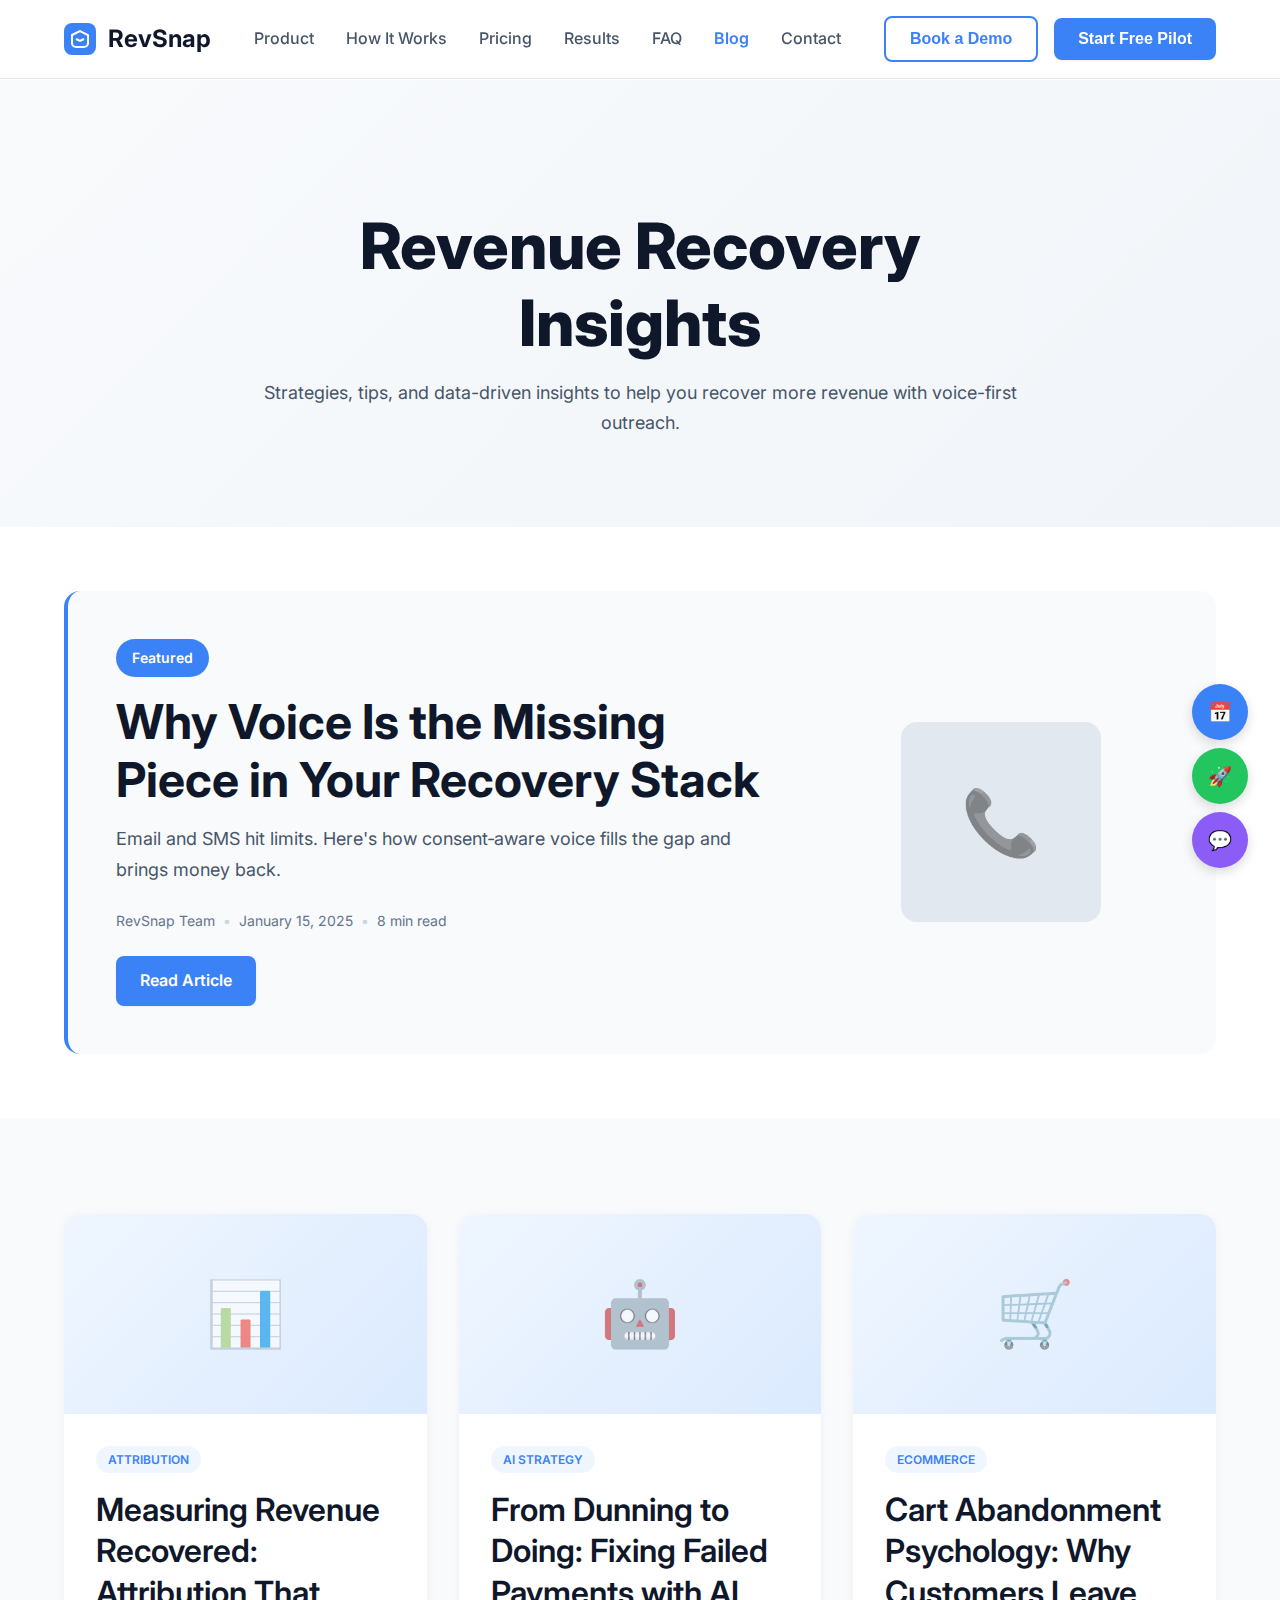
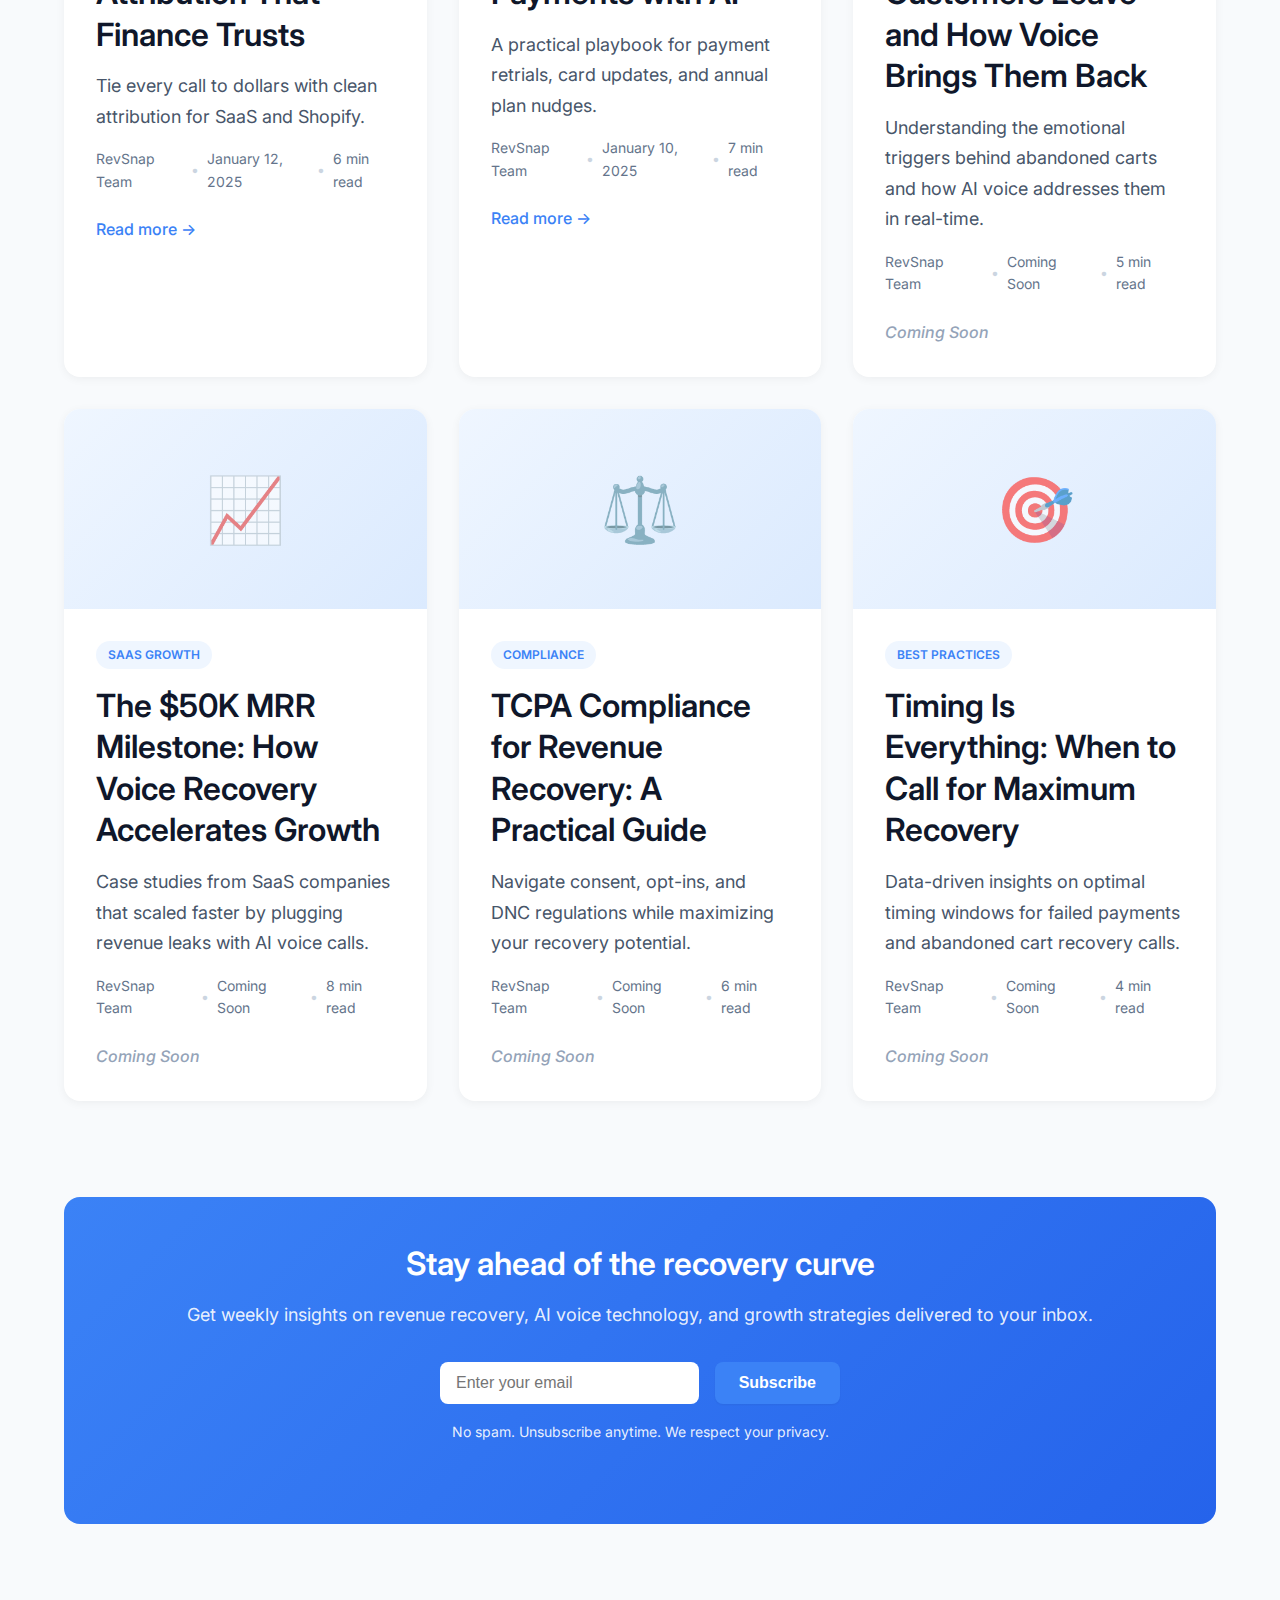
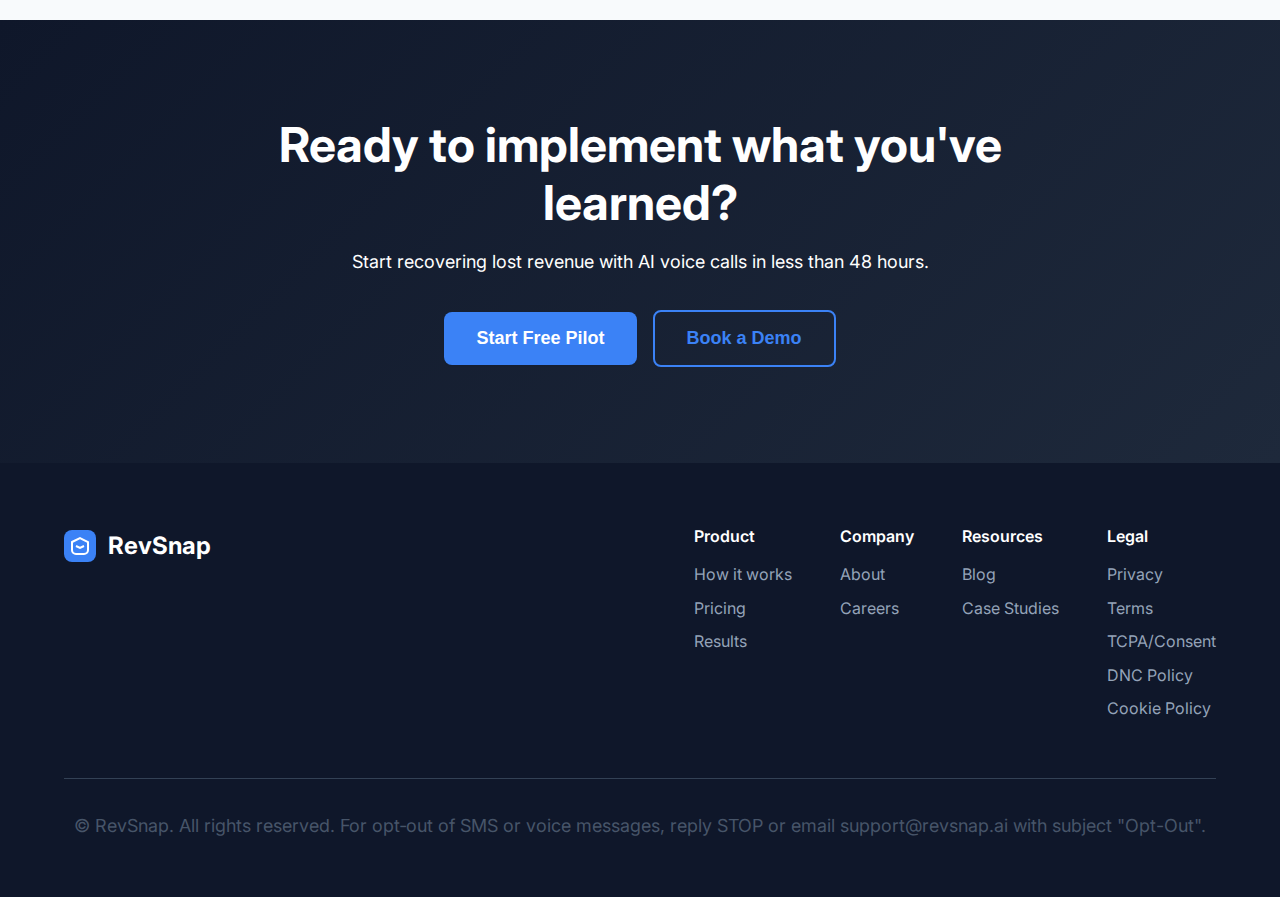
<file: blog/index.html>
<!DOCTYPE html>
<html lang="en">
<head>
    <meta charset="UTF-8">
    <meta name="viewport" content="width=device-width, initial-scale=1.0">
    <title>RevSnap Blog — Revenue Recovery Insights</title>
    <meta name="description" content="Insights, tips, and strategies for maximizing revenue recovery through AI-powered voice calls. Learn from SaaS and ecommerce experts.">
    
    <!-- Open Graph / Facebook -->
    <meta property="og:type" content="website">
    <meta property="og:url" content="https://revsnap.ai/blog">
    <meta property="og:title" content="RevSnap Blog — Revenue Recovery Insights">
    <meta property="og:description" content="Insights, tips, and strategies for maximizing revenue recovery through AI-powered voice calls. Learn from SaaS and ecommerce experts.">
    <meta property="og:image" content="https://revsnap.ai/assets/images/blog-og-image.jpg">

    <!-- Twitter -->
    <meta property="twitter:card" content="summary_large_image">
    <meta property="twitter:url" content="https://revsnap.ai/blog">
    <meta property="twitter:title" content="RevSnap Blog — Revenue Recovery Insights">
    <meta property="twitter:description" content="Insights, tips, and strategies for maximizing revenue recovery through AI-powered voice calls. Learn from SaaS and ecommerce experts.">
    <meta property="twitter:image" content="https://revsnap.ai/assets/images/blog-og-image.jpg">

    <link rel="canonical" href="https://revsnap.ai/blog">
    <link rel="icon" type="image/x-icon" href="/assets/images/favicon.ico">
    
    <!-- Fonts -->
    <link rel="preconnect" href="https://fonts.googleapis.com">
    <link rel="preconnect" href="https://fonts.gstatic.com" crossorigin>
    <link href="https://fonts.googleapis.com/css2?family=Inter:wght@400;500;600;700&display=swap" rel="stylesheet">
    
    <!-- Styles -->
    <link rel="stylesheet" href="/assets/css/styles.css">
</head>
<body>
    <!-- Navigation -->
    <header class="header">
        <nav class="nav">
            <div class="nav-container">
                <div class="nav-brand">
                    <a href="/" class="logo">
                        <svg width="32" height="32" viewBox="0 0 32 32" fill="none">
                            <rect width="32" height="32" rx="8" fill="#3B82F6"/>
                            <path d="M8 12L16 8L24 12V20C24 22.2091 22.2091 24 20 24H12C9.79086 24 8 22.2091 8 20V12Z" stroke="white" stroke-width="2"/>
                            <path d="M12 16L16 18L20 16" stroke="white" stroke-width="2"/>
                        </svg>
                        RevSnap
                    </a>
                </div>
                <div class="nav-links">
                    <a href="/#product">Product</a>
                    <a href="/#how-it-works">How It Works</a>
                    <a href="/#pricing">Pricing</a>
                    <a href="/#results">Results</a>
                    <a href="/#faq">FAQ</a>
                    <a href="/blog" class="active">Blog</a>
                    <a href="/contact">Contact</a>
                </div>
                <div class="nav-cta">
                    <button class="btn btn-outline" onclick="openModal('demo-modal')">Book a Demo</button>
                    <button class="btn btn-primary" onclick="openModal('pilot-modal')">Start Free Pilot</button>
                </div>
                <button class="nav-toggle" onclick="toggleMobileMenu()">
                    <span></span>
                    <span></span>
                    <span></span>
                </button>
            </div>
        </nav>
    </header>

    <!-- Mobile Menu -->
    <div class="mobile-menu">
        <div class="mobile-menu-content">
            <a href="/#product" onclick="closeMobileMenu()">Product</a>
            <a href="/#how-it-works" onclick="closeMobileMenu()">How It Works</a>
            <a href="/#pricing" onclick="closeMobileMenu()">Pricing</a>
            <a href="/#results" onclick="closeMobileMenu()">Results</a>
            <a href="/#faq" onclick="closeMobileMenu()">FAQ</a>
            <a href="/blog" onclick="closeMobileMenu()">Blog</a>
            <a href="/contact" onclick="closeMobileMenu()">Contact</a>
            <div class="mobile-cta">
                <button class="btn btn-outline" onclick="openModal('demo-modal'); closeMobileMenu()">Book a Demo</button>
                <button class="btn btn-primary" onclick="openModal('pilot-modal'); closeMobileMenu()">Start Free Pilot</button>
            </div>
        </div>
    </div>

    <!-- Main Content -->
    <main>
        <!-- Blog Hero -->
        <section class="blog-hero">
            <div class="container">
                <div class="section-content text-center">
                    <h1>Revenue Recovery Insights</h1>
                    <p>Strategies, tips, and data-driven insights to help you recover more revenue with voice-first outreach.</p>
                </div>
            </div>
        </section>

        <!-- Featured Article -->
        <section class="featured-article">
            <div class="container">
                <div class="featured-card">
                    <div class="featured-content">
                        <div class="featured-badge">Featured</div>
                        <h2><a href="/blog/voice-in-revenue-recovery">Why Voice Is the Missing Piece in Your Recovery Stack</a></h2>
                        <p>Email and SMS hit limits. Here's how consent‑aware voice fills the gap and brings money back.</p>
                        <div class="article-meta">
                            <span class="author">RevSnap Team</span>
                            <span class="separator">•</span>
                            <span class="date">January 15, 2025</span>
                            <span class="separator">•</span>
                            <span class="read-time">8 min read</span>
                        </div>
                        <a href="/blog/voice-in-revenue-recovery" class="btn btn-primary">Read Article</a>
                    </div>
                    <div class="featured-image">
                        <div class="placeholder-image">
                            <div class="image-icon">📞</div>
                        </div>
                    </div>
                </div>
            </div>
        </section>

        <!-- Blog Grid -->
        <section class="blog-grid">
            <div class="container">
                <div class="articles-grid">
                    <!-- Article 1 -->
                    <article class="article-card">
                        <div class="article-image">
                            <div class="placeholder-image">
                                <div class="image-icon">📊</div>
                            </div>
                        </div>
                        <div class="article-content">
                            <div class="article-category">Attribution</div>
                            <h3><a href="/blog/measuring-revenue-recovered">Measuring Revenue Recovered: Attribution That Finance Trusts</a></h3>
                            <p>Tie every call to dollars with clean attribution for SaaS and Shopify.</p>
                            <div class="article-meta">
                                <span class="author">RevSnap Team</span>
                                <span class="separator">•</span>
                                <span class="date">January 12, 2025</span>
                                <span class="separator">•</span>
                                <span class="read-time">6 min read</span>
                            </div>
                            <a href="/blog/measuring-revenue-recovered" class="read-more">Read more →</a>
                        </div>
                    </article>

                    <!-- Article 2 -->
                    <article class="article-card">
                        <div class="article-image">
                            <div class="placeholder-image">
                                <div class="image-icon">🤖</div>
                            </div>
                        </div>
                        <div class="article-content">
                            <div class="article-category">AI Strategy</div>
                            <h3><a href="/blog/fixing-failed-payments-with-ai">From Dunning to Doing: Fixing Failed Payments with AI</a></h3>
                            <p>A practical playbook for payment retrials, card updates, and annual plan nudges.</p>
                            <div class="article-meta">
                                <span class="author">RevSnap Team</span>
                                <span class="separator">•</span>
                                <span class="date">January 10, 2025</span>
                                <span class="separator">•</span>
                                <span class="read-time">7 min read</span>
                            </div>
                            <a href="/blog/fixing-failed-payments-with-ai" class="read-more">Read more →</a>
                        </div>
                    </article>

                    <!-- Placeholder articles -->
                    <article class="article-card">
                        <div class="article-image">
                            <div class="placeholder-image">
                                <div class="image-icon">🛒</div>
                            </div>
                        </div>
                        <div class="article-content">
                            <div class="article-category">Ecommerce</div>
                            <h3><a href="#" onclick="return false;">Cart Abandonment Psychology: Why Customers Leave and How Voice Brings Them Back</a></h3>
                            <p>Understanding the emotional triggers behind abandoned carts and how AI voice addresses them in real-time.</p>
                            <div class="article-meta">
                                <span class="author">RevSnap Team</span>
                                <span class="separator">•</span>
                                <span class="date">Coming Soon</span>
                                <span class="separator">•</span>
                                <span class="read-time">5 min read</span>
                            </div>
                            <div class="read-more coming-soon">Coming Soon</div>
                        </div>
                    </article>

                    <article class="article-card">
                        <div class="article-image">
                            <div class="placeholder-image">
                                <div class="image-icon">📈</div>
                            </div>
                        </div>
                        <div class="article-content">
                            <div class="article-category">SaaS Growth</div>
                            <h3><a href="#" onclick="return false;">The $50K MRR Milestone: How Voice Recovery Accelerates Growth</a></h3>
                            <p>Case studies from SaaS companies that scaled faster by plugging revenue leaks with AI voice calls.</p>
                            <div class="article-meta">
                                <span class="author">RevSnap Team</span>
                                <span class="separator">•</span>
                                <span class="date">Coming Soon</span>
                                <span class="separator">•</span>
                                <span class="read-time">8 min read</span>
                            </div>
                            <div class="read-more coming-soon">Coming Soon</div>
                        </div>
                    </article>

                    <article class="article-card">
                        <div class="article-image">
                            <div class="placeholder-image">
                                <div class="image-icon">⚖️</div>
                            </div>
                        </div>
                        <div class="article-content">
                            <div class="article-category">Compliance</div>
                            <h3><a href="#" onclick="return false;">TCPA Compliance for Revenue Recovery: A Practical Guide</a></h3>
                            <p>Navigate consent, opt-ins, and DNC regulations while maximizing your recovery potential.</p>
                            <div class="article-meta">
                                <span class="author">RevSnap Team</span>
                                <span class="separator">•</span>
                                <span class="date">Coming Soon</span>
                                <span class="separator">•</span>
                                <span class="read-time">6 min read</span>
                            </div>
                            <div class="read-more coming-soon">Coming Soon</div>
                        </div>
                    </article>

                    <article class="article-card">
                        <div class="article-image">
                            <div class="placeholder-image">
                                <div class="image-icon">🎯</div>
                            </div>
                        </div>
                        <div class="article-content">
                            <div class="article-category">Best Practices</div>
                            <h3><a href="#" onclick="return false;">Timing Is Everything: When to Call for Maximum Recovery</a></h3>
                            <p>Data-driven insights on optimal timing windows for failed payments and abandoned cart recovery calls.</p>
                            <div class="article-meta">
                                <span class="author">RevSnap Team</span>
                                <span class="separator">•</span>
                                <span class="date">Coming Soon</span>
                                <span class="separator">•</span>
                                <span class="read-time">4 min read</span>
                            </div>
                            <div class="read-more coming-soon">Coming Soon</div>
                        </div>
                    </article>
                </div>

                <!-- Newsletter Signup -->
                <div class="newsletter-signup">
                    <div class="newsletter-content">
                        <h3>Stay ahead of the recovery curve</h3>
                        <p>Get weekly insights on revenue recovery, AI voice technology, and growth strategies delivered to your inbox.</p>
                        <form class="newsletter-form" onsubmit="submitNewsletter(event)">
                            <input type="email" placeholder="Enter your email" required>
                            <button type="submit" class="btn btn-primary">Subscribe</button>
                        </form>
                        <p class="newsletter-disclaimer">No spam. Unsubscribe anytime. We respect your privacy.</p>
                    </div>
                </div>
            </div>
        </section>

        <!-- CTA Section -->
        <section class="blog-cta">
            <div class="container">
                <div class="section-content text-center">
                    <h2>Ready to implement what you've learned?</h2>
                    <p>Start recovering lost revenue with AI voice calls in less than 48 hours.</p>
                    <div class="cta-buttons">
                        <button class="btn btn-primary btn-lg" onclick="openModal('pilot-modal')">Start Free Pilot</button>
                        <button class="btn btn-outline btn-lg" onclick="openModal('demo-modal')">Book a Demo</button>
                    </div>
                </div>
            </div>
        </section>
    </main>

    <!-- Footer -->
    <footer class="footer">
        <div class="container">
            <div class="footer-content">
                <div class="footer-brand">
                    <div class="logo">
                        <svg width="32" height="32" viewBox="0 0 32 32" fill="none">
                            <rect width="32" height="32" rx="8" fill="#3B82F6"/>
                            <path d="M8 12L16 8L24 12V20C24 22.2091 22.2091 24 20 24H12C9.79086 24 8 22.2091 8 20V12Z" stroke="white" stroke-width="2"/>
                            <path d="M12 16L16 18L20 16" stroke="white" stroke-width="2"/>
                        </svg>
                        RevSnap
                    </div>
                </div>
                <div class="footer-columns">
                    <div class="footer-column">
                        <h4>Product</h4>
                        <ul>
                            <li><a href="/#how-it-works">How it works</a></li>
                            <li><a href="/#pricing">Pricing</a></li>
                            <li><a href="/#results">Results</a></li>
                        </ul>
                    </div>
                    <div class="footer-column">
                        <h4>Company</h4>
                        <ul>
                            <li><a href="/about">About</a></li>
                            <li><a href="/careers">Careers</a></li>
                        </ul>
                    </div>
                    <div class="footer-column">
                        <h4>Resources</h4>
                        <ul>
                            <li><a href="/blog">Blog</a></li>
                            <li><a href="/case-studies">Case Studies</a></li>
                        </ul>
                    </div>
                    <div class="footer-column">
                        <h4>Legal</h4>
                        <ul>
                            <li><a href="/legal/privacy">Privacy</a></li>
                            <li><a href="/legal/terms">Terms</a></li>
                            <li><a href="/legal/tcpa">TCPA/Consent</a></li>
                            <li><a href="/legal/dnc">DNC Policy</a></li>
                            <li><a href="/legal/cookies">Cookie Policy</a></li>
                        </ul>
                    </div>
                </div>
            </div>
            <div class="footer-bottom">
                <p>&copy; RevSnap. All rights reserved. For opt‑out of SMS or voice messages, reply STOP or email support@revsnap.ai with subject "Opt-Out".</p>
            </div>
        </div>
    </footer>

    <!-- Floating CTAs (Mobile) -->
    <div class="floating-ctas">
        <button class="floating-btn demo-btn" onclick="openModal('demo-modal')" title="Book Demo">
            📅
        </button>
        <button class="floating-btn pilot-btn" onclick="openModal('pilot-modal')" title="Start Pilot">
            🚀
        </button>
        <button class="floating-btn chat-btn" onclick="openChat()" title="Chat">
            💬
        </button>
    </div>

    <!-- Demo Modal -->
    <div id="demo-modal" class="modal">
        <div class="modal-content">
            <div class="modal-header">
                <h3>Book a live demo</h3>
                <button class="modal-close" onclick="closeModal('demo-modal')">&times;</button>
            </div>
            <div class="modal-body">
                <p>See how RevSnap recovers MRR and GMV in real time.</p>
                <form id="demo-form" onsubmit="submitForm(event, 'demo')">
                    <div class="form-row">
                        <div class="form-group">
                            <label for="demo-first-name">First Name*</label>
                            <input type="text" id="demo-first-name" name="firstName" required>
                        </div>
                        <div class="form-group">
                            <label for="demo-last-name">Last Name*</label>
                            <input type="text" id="demo-last-name" name="lastName" required>
                        </div>
                    </div>
                    <div class="form-group">
                        <label for="demo-email">Work Email*</label>
                        <input type="email" id="demo-email" name="email" required>
                    </div>
                    <div class="form-row">
                        <div class="form-group">
                            <label for="demo-company">Company*</label>
                            <input type="text" id="demo-company" name="company" required>
                        </div>
                        <div class="form-group">
                            <label for="demo-website">Website</label>
                            <input type="url" id="demo-website" name="website">
                        </div>
                    </div>
                    <div class="form-group">
                        <label for="demo-revenue">Monthly Revenue</label>
                        <select id="demo-revenue" name="revenue">
                            <option value="">Select range</option>
                            <option value="0-10k">$0 - $10k</option>
                            <option value="10k-50k">$10k - $50k</option>
                            <option value="50k-100k">$50k - $100k</option>
                            <option value="100k-500k">$100k - $500k</option>
                            <option value="500k+">$500k+</option>
                        </select>
                    </div>
                    <div class="form-group">
                        <label for="demo-use-case">Primary Use Case</label>
                        <select id="demo-use-case" name="useCase">
                            <option value="">Select use case</option>
                            <option value="saas">SaaS</option>
                            <option value="shopify">Shopify</option>
                            <option value="both">Both</option>
                        </select>
                    </div>
                    <div class="form-group">
                        <label for="demo-phone">Phone (optional but recommended)</label>
                        <input type="tel" id="demo-phone" name="phone">
                    </div>
                    <div class="form-group checkbox">
                        <input type="checkbox" id="demo-consent" name="consent" required>
                        <label for="demo-consent">By providing your phone number and checking this box, you consent to receive SMS messages and/or calls (including by automated technology) from RevSnap related to product information and account support. Message frequency varies. Standard message and data rates may apply. Reply STOP to opt‑out or HELP for help. <a href="/legal/privacy">View our Privacy Policy</a> and <a href="/legal/terms">Terms</a>.</label>
                    </div>
                    <button type="submit" class="btn btn-primary w-full">Book Demo</button>
                </form>
            </div>
        </div>
    </div>

    <!-- Pilot Modal -->
    <div id="pilot-modal" class="modal">
        <div class="modal-content">
            <div class="modal-header">
                <h3>Start your 30‑day pilot</h3>
                <button class="modal-close" onclick="closeModal('pilot-modal')">&times;</button>
            </div>
            <div class="modal-body">
                <p>No setup fee. We'll only charge a % of recovered revenue.</p>
                <form id="pilot-form" onsubmit="submitForm(event, 'pilot')">
                    <div class="form-row">
                        <div class="form-group">
                            <label for="pilot-first-name">First Name*</label>
                            <input type="text" id="pilot-first-name" name="firstName" required>
                        </div>
                        <div class="form-group">
                            <label for="pilot-last-name">Last Name*</label>
                            <input type="text" id="pilot-last-name" name="lastName" required>
                        </div>
                    </div>
                    <div class="form-group">
                        <label for="pilot-email">Work Email*</label>
                        <input type="email" id="pilot-email" name="email" required>
                    </div>
                    <div class="form-row">
                        <div class="form-group">
                            <label for="pilot-company">Company*</label>
                            <input type="text" id="pilot-company" name="company" required>
                        </div>
                        <div class="form-group">
                            <label for="pilot-website">Website</label>
                            <input type="url" id="pilot-website" name="website">
                        </div>
                    </div>
                    <div class="form-group">
                        <label for="pilot-revenue">Monthly Revenue</label>
                        <select id="pilot-revenue" name="revenue">
                            <option value="">Select range</option>
                            <option value="0-10k">$0 - $10k</option>
                            <option value="10k-50k">$10k - $50k</option>
                            <option value="50k-100k">$50k - $100k</option>
                            <option value="100k-500k">$100k - $500k</option>
                            <option value="500k+">$500k+</option>
                        </select>
                    </div>
                    <div class="form-group">
                        <label>Integrations (check all that apply)</label>
                        <div class="checkbox-group">
                            <div class="checkbox">
                                <input type="checkbox" id="pilot-stripe" name="integrations" value="stripe">
                                <label for="pilot-stripe">Stripe</label>
                            </div>
                            <div class="checkbox">
                                <input type="checkbox" id="pilot-chargebee" name="integrations" value="chargebee">
                                <label for="pilot-chargebee">Chargebee</label>
                            </div>
                            <div class="checkbox">
                                <input type="checkbox" id="pilot-shopify" name="integrations" value="shopify">
                                <label for="pilot-shopify">Shopify</label>
                            </div>
                            <div class="checkbox">
                                <input type="checkbox" id="pilot-other" name="integrations" value="other">
                                <label for="pilot-other">Other</label>
                            </div>
                        </div>
                    </div>
                    <div class="form-group">
                        <label for="pilot-estimates">Estimated monthly failed payments / abandoned carts</label>
                        <input type="text" id="pilot-estimates" name="estimates" placeholder="e.g., 200 failed payments, 1000 abandoned carts">
                    </div>
                    <div class="form-group">
                        <label for="pilot-start-date">Preferred start date</label>
                        <input type="date" id="pilot-start-date" name="startDate">
                    </div>
                    <div class="form-group">
                        <label for="pilot-phone">Phone (optional but recommended)</label>
                        <input type="tel" id="pilot-phone" name="phone">
                    </div>
                    <div class="form-group checkbox">
                        <input type="checkbox" id="pilot-consent" name="consent" required>
                        <label for="pilot-consent">By providing your phone number and checking this box, you consent to receive SMS messages and/or calls (including by automated technology) from RevSnap related to product information and account support. Message frequency varies. Standard message and data rates may apply. Reply STOP to opt‑out or HELP for help. <a href="/legal/privacy">View our Privacy Policy</a> and <a href="/legal/terms">Terms</a>.</label>
                    </div>
                    <button type="submit" class="btn btn-primary w-full">Start Pilot</button>
                </form>
            </div>
        </div>
    </div>

    <!-- Success Modal -->
    <div id="success-modal" class="modal">
        <div class="modal-content">
            <div class="modal-header">
                <h3>Success!</h3>
                <button class="modal-close" onclick="closeModal('success-modal')">&times;</button>
            </div>
            <div class="modal-body">
                <div class="success-content">
                    <div class="success-icon">✅</div>
                    <p id="success-message"></p>
                </div>
            </div>
        </div>
    </div>

    <!-- Scripts -->
    <script src="/assets/js/main.js"></script>
    
    <script>
    function submitNewsletter(e) {
        e.preventDefault();
        const form = e.target;
        const email = form.querySelector('input[type="email"]').value;
        
        // Simulate submission
        form.querySelector('button').textContent = 'Subscribing...';
        form.querySelector('button').disabled = true;
        
        setTimeout(() => {
            alert('Thanks for subscribing! You\'ll receive our next newsletter within a week.');
            form.reset();
            form.querySelector('button').textContent = 'Subscribe';
            form.querySelector('button').disabled = false;
        }, 1000);
    }
    </script>
    
    <style>
    .blog-hero {
        padding: 8rem 0 4rem;
        margin-top: 5rem;
        background: linear-gradient(135deg, #F8FAFC 0%, #F1F5F9 100%);
    }

    .featured-article {
        padding: 4rem 0;
        background: white;
    }

    .featured-card {
        display: grid;
        grid-template-columns: 2fr 1fr;
        gap: 3rem;
        align-items: center;
        padding: 3rem;
        background: #F8FAFC;
        border-radius: 1rem;
        border-left: 4px solid #3B82F6;
    }

    .featured-badge {
        display: inline-block;
        padding: 0.5rem 1rem;
        background: #3B82F6;
        color: white;
        font-size: 0.875rem;
        font-weight: 600;
        border-radius: 2rem;
        margin-bottom: 1rem;
    }

    .featured-content h2 {
        margin-bottom: 1rem;
    }

    .featured-content h2 a {
        color: #0F172A;
        text-decoration: none;
    }

    .featured-content h2 a:hover {
        color: #3B82F6;
    }

    .featured-content p {
        font-size: 1.125rem;
        color: #475569;
        margin-bottom: 1.5rem;
    }

    .featured-image {
        text-align: center;
    }

    .placeholder-image {
        width: 200px;
        height: 200px;
        background: #E2E8F0;
        border-radius: 1rem;
        display: flex;
        align-items: center;
        justify-content: center;
        margin: 0 auto;
    }

    .image-icon {
        font-size: 4rem;
        opacity: 0.6;
    }

    .article-meta {
        display: flex;
        align-items: center;
        gap: 0.5rem;
        font-size: 0.875rem;
        color: #64748B;
        margin-bottom: 1.5rem;
    }

    .separator {
        color: #CBD5E1;
    }

    .blog-grid {
        padding: 6rem 0;
        background: #F8FAFC;
    }

    .articles-grid {
        display: grid;
        grid-template-columns: repeat(auto-fit, minmax(350px, 1fr));
        gap: 2rem;
        margin-bottom: 6rem;
    }

    .article-card {
        background: white;
        border-radius: 1rem;
        overflow: hidden;
        box-shadow: 0 2px 10px rgba(0, 0, 0, 0.05);
        transition: all 0.3s ease;
    }

    .article-card:hover {
        transform: translateY(-4px);
        box-shadow: 0 10px 30px rgba(0, 0, 0, 0.1);
    }

    .article-image .placeholder-image {
        width: 100%;
        height: 200px;
        border-radius: 0;
        background: linear-gradient(135deg, #EFF6FF 0%, #DBEAFE 100%);
    }

    .article-content {
        padding: 2rem;
    }

    .article-category {
        display: inline-block;
        padding: 0.25rem 0.75rem;
        background: #EFF6FF;
        color: #3B82F6;
        font-size: 0.75rem;
        font-weight: 600;
        text-transform: uppercase;
        border-radius: 2rem;
        margin-bottom: 1rem;
    }

    .article-content h3 {
        margin-bottom: 1rem;
        line-height: 1.3;
    }

    .article-content h3 a {
        color: #0F172A;
        text-decoration: none;
    }

    .article-content h3 a:hover {
        color: #3B82F6;
    }

    .article-content p {
        color: #475569;
        margin-bottom: 1rem;
    }

    .read-more {
        color: #3B82F6;
        font-weight: 500;
        text-decoration: none;
        transition: color 0.2s ease;
    }

    .read-more:hover {
        color: #2563EB;
    }

    .read-more.coming-soon {
        color: #94A3B8;
        cursor: default;
        font-style: italic;
    }

    .newsletter-signup {
        padding: 3rem;
        background: linear-gradient(135deg, #3B82F6 0%, #2563EB 100%);
        border-radius: 1rem;
        color: white;
        text-align: center;
    }

    .newsletter-content h3 {
        color: white;
        margin-bottom: 1rem;
    }

    .newsletter-content p {
        color: rgba(255, 255, 255, 0.9);
        margin-bottom: 2rem;
    }

    .newsletter-form {
        display: flex;
        gap: 1rem;
        max-width: 400px;
        margin: 0 auto 1rem;
    }

    .newsletter-form input {
        flex: 1;
        padding: 0.75rem 1rem;
        border: none;
        border-radius: 0.5rem;
        font-size: 1rem;
    }

    .newsletter-form input:focus {
        outline: none;
        box-shadow: 0 0 0 3px rgba(255, 255, 255, 0.3);
    }

    .newsletter-disclaimer {
        font-size: 0.875rem;
        color: rgba(255, 255, 255, 0.7);
        margin: 0;
    }

    .blog-cta {
        padding: 6rem 0;
        background: linear-gradient(135deg, #0F172A 0%, #1E293B 100%);
        color: white;
    }

    .blog-cta h2,
    .blog-cta p {
        color: white;
    }

    .cta-buttons {
        display: flex;
        align-items: center;
        justify-content: center;
        gap: 1rem;
        flex-wrap: wrap;
        margin-top: 2rem;
    }

    @media (max-width: 1024px) {
        .featured-card {
            grid-template-columns: 1fr;
            text-align: center;
        }

        .newsletter-form {
            flex-direction: column;
        }
    }

    @media (max-width: 768px) {
        .blog-hero {
            padding: 6rem 0 3rem;
            margin-top: 4rem;
        }

        .featured-card {
            padding: 2rem;
        }

        .articles-grid {
            grid-template-columns: 1fr;
        }

        .newsletter-signup {
            padding: 2rem;
        }

        .cta-buttons {
            flex-direction: column;
            align-items: stretch;
        }
    }

    .nav-links a.active {
        color: #3B82F6;
        font-weight: 600;
    }
    </style>
</body>
</html>
</file>
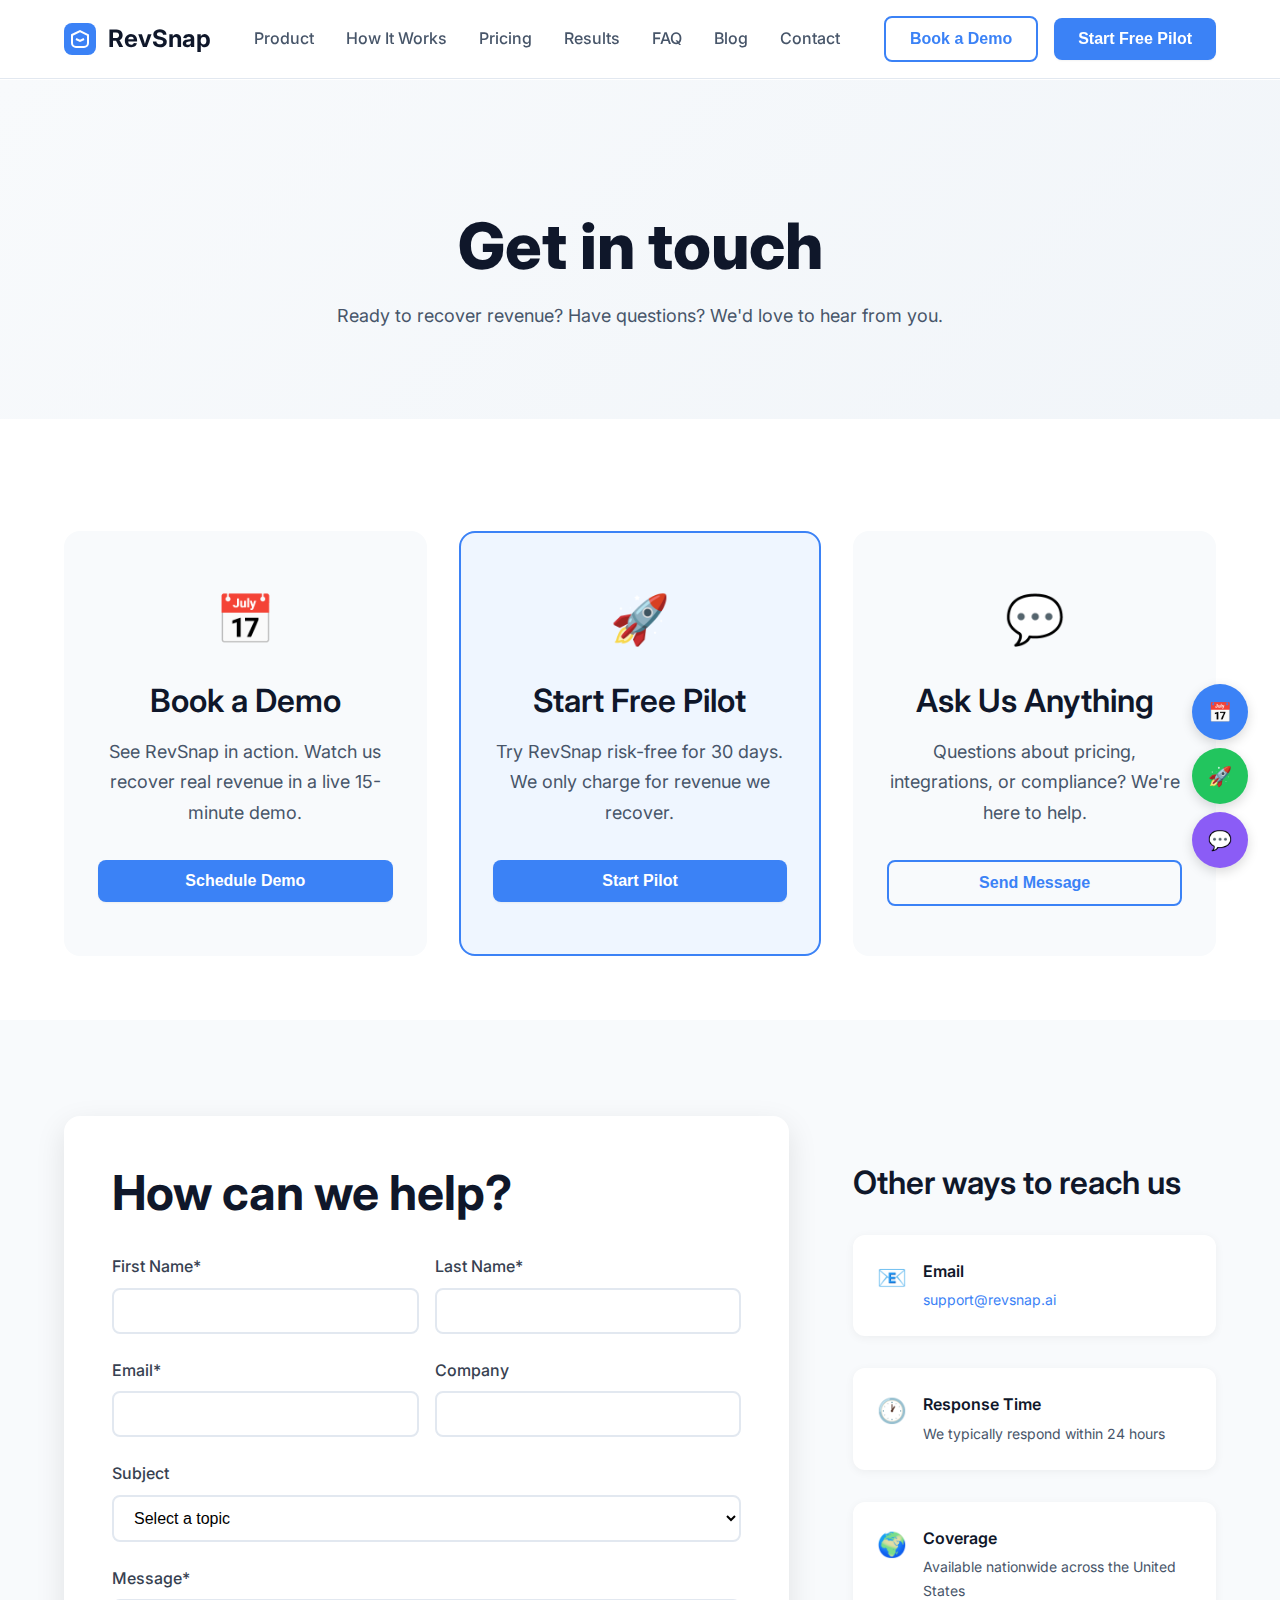
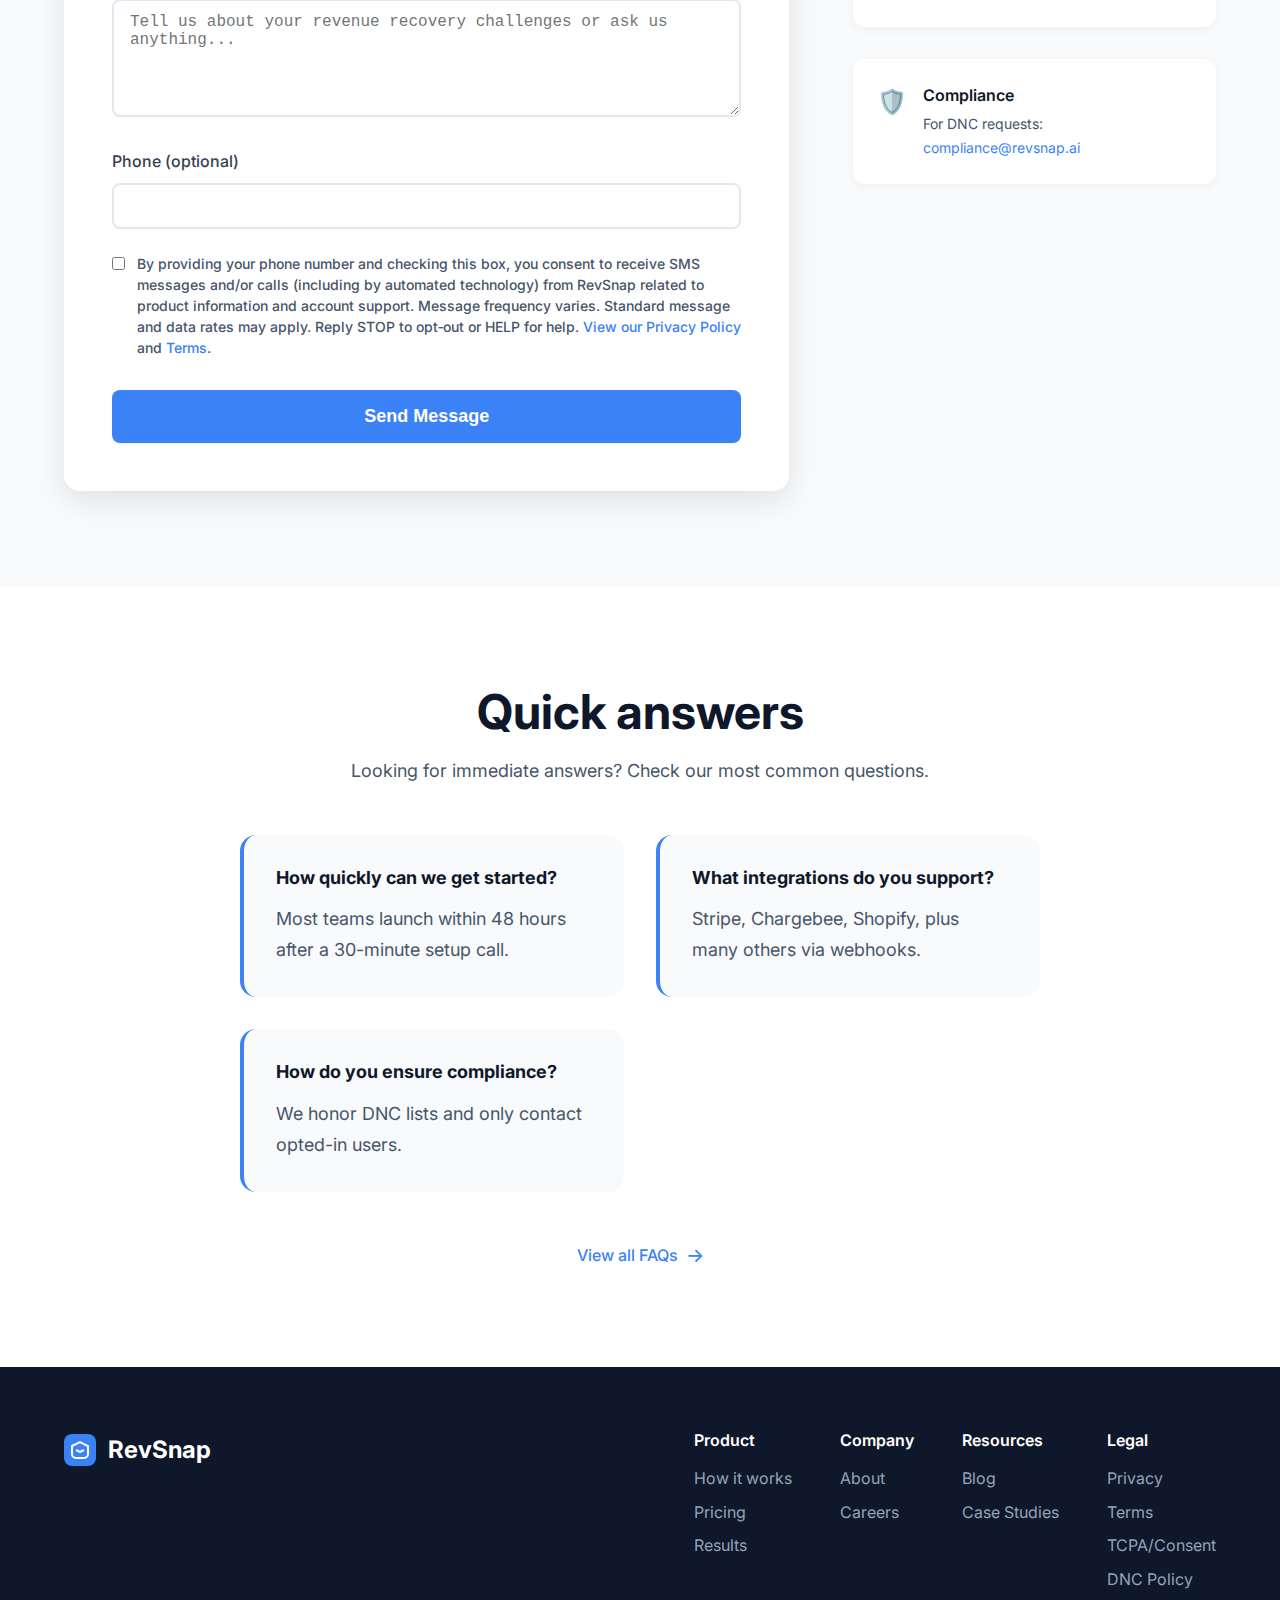
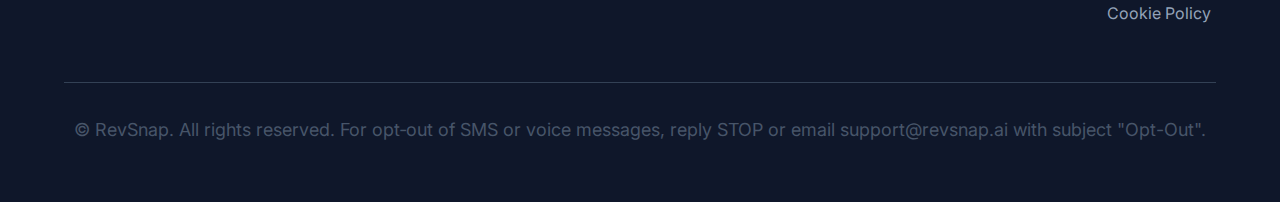
<file: contact.html>
<!DOCTYPE html>
<html lang="en">
<head>
    <meta charset="UTF-8">
    <meta name="viewport" content="width=device-width, initial-scale=1.0">
    <title>Contact Us — RevSnap</title>
    <meta name="description" content="Get in touch with RevSnap. Book a demo, start your pilot, or ask us anything about AI-powered revenue recovery.">
    
    <!-- Open Graph / Facebook -->
    <meta property="og:type" content="website">
    <meta property="og:url" content="https://revsnap.ai/contact">
    <meta property="og:title" content="Contact Us — RevSnap">
    <meta property="og:description" content="Get in touch with RevSnap. Book a demo, start your pilot, or ask us anything about AI-powered revenue recovery.">
    <meta property="og:image" content="https://revsnap.ai/assets/images/og-image.jpg">

    <!-- Twitter -->
    <meta property="twitter:card" content="summary_large_image">
    <meta property="twitter:url" content="https://revsnap.ai/contact">
    <meta property="twitter:title" content="Contact Us — RevSnap">
    <meta property="twitter:description" content="Get in touch with RevSnap. Book a demo, start your pilot, or ask us anything about AI-powered revenue recovery.">
    <meta property="twitter:image" content="https://revsnap.ai/assets/images/og-image.jpg">

    <link rel="canonical" href="https://revsnap.ai/contact">
    <link rel="icon" type="image/x-icon" href="/assets/images/favicon.ico">
    
    <!-- Fonts -->
    <link rel="preconnect" href="https://fonts.googleapis.com">
    <link rel="preconnect" href="https://fonts.gstatic.com" crossorigin>
    <link href="https://fonts.googleapis.com/css2?family=Inter:wght@400;500;600;700&display=swap" rel="stylesheet">
    
    <!-- Styles -->
    <link rel="stylesheet" href="/assets/css/styles.css">
</head>
<body>
    <!-- Navigation -->
    <header class="header">
        <nav class="nav">
            <div class="nav-container">
                <div class="nav-brand">
                    <a href="/" class="logo">
                        <svg width="32" height="32" viewBox="0 0 32 32" fill="none">
                            <rect width="32" height="32" rx="8" fill="#3B82F6"/>
                            <path d="M8 12L16 8L24 12V20C24 22.2091 22.2091 24 20 24H12C9.79086 24 8 22.2091 8 20V12Z" stroke="white" stroke-width="2"/>
                            <path d="M12 16L16 18L20 16" stroke="white" stroke-width="2"/>
                        </svg>
                        RevSnap
                    </a>
                </div>
                <div class="nav-links">
                    <a href="/#product">Product</a>
                    <a href="/#how-it-works">How It Works</a>
                    <a href="/#pricing">Pricing</a>
                    <a href="/#results">Results</a>
                    <a href="/#faq">FAQ</a>
                    <a href="/blog">Blog</a>
                    <a href="/contact" class="active">Contact</a>
                </div>
                <div class="nav-cta">
                    <button class="btn btn-outline" onclick="openModal('demo-modal')">Book a Demo</button>
                    <button class="btn btn-primary" onclick="openModal('pilot-modal')">Start Free Pilot</button>
                </div>
                <button class="nav-toggle" onclick="toggleMobileMenu()">
                    <span></span>
                    <span></span>
                    <span></span>
                </button>
            </div>
        </nav>
    </header>

    <!-- Mobile Menu -->
    <div class="mobile-menu">
        <div class="mobile-menu-content">
            <a href="/#product" onclick="closeMobileMenu()">Product</a>
            <a href="/#how-it-works" onclick="closeMobileMenu()">How It Works</a>
            <a href="/#pricing" onclick="closeMobileMenu()">Pricing</a>
            <a href="/#results" onclick="closeMobileMenu()">Results</a>
            <a href="/#faq" onclick="closeMobileMenu()">FAQ</a>
            <a href="/blog" onclick="closeMobileMenu()">Blog</a>
            <a href="/contact" onclick="closeMobileMenu()">Contact</a>
            <div class="mobile-cta">
                <button class="btn btn-outline" onclick="openModal('demo-modal'); closeMobileMenu()">Book a Demo</button>
                <button class="btn btn-primary" onclick="openModal('pilot-modal'); closeMobileMenu()">Start Free Pilot</button>
            </div>
        </div>
    </div>

    <!-- Main Content -->
    <main>
        <!-- Contact Hero -->
        <section class="contact-hero">
            <div class="container">
                <div class="section-content text-center">
                    <h1>Get in touch</h1>
                    <p>Ready to recover revenue? Have questions? We'd love to hear from you.</p>
                </div>
            </div>
        </section>

        <!-- Contact Options -->
        <section class="contact-options">
            <div class="container">
                <div class="contact-grid">
                    <!-- Demo Card -->
                    <div class="contact-card">
                        <div class="contact-icon">📅</div>
                        <h3>Book a Demo</h3>
                        <p>See RevSnap in action. Watch us recover real revenue in a live 15-minute demo.</p>
                        <button class="btn btn-primary w-full" onclick="openModal('demo-modal')">Schedule Demo</button>
                    </div>

                    <!-- Pilot Card -->
                    <div class="contact-card featured">
                        <div class="contact-icon">🚀</div>
                        <h3>Start Free Pilot</h3>
                        <p>Try RevSnap risk-free for 30 days. We only charge for revenue we recover.</p>
                        <button class="btn btn-primary w-full" onclick="openModal('pilot-modal')">Start Pilot</button>
                    </div>

                    <!-- General Contact Card -->
                    <div class="contact-card">
                        <div class="contact-icon">💬</div>
                        <h3>Ask Us Anything</h3>
                        <p>Questions about pricing, integrations, or compliance? We're here to help.</p>
                        <button class="btn btn-outline w-full" onclick="document.getElementById('contact-form').scrollIntoView()">Send Message</button>
                    </div>
                </div>
            </div>
        </section>

        <!-- Contact Form -->
        <section class="contact-form-section">
            <div class="container">
                <div class="form-container">
                    <div class="form-content">
                        <h2>How can we help?</h2>
                        <form id="contact-form" onsubmit="submitForm(event, 'contact')">
                            <div class="form-row">
                                <div class="form-group">
                                    <label for="contact-first-name">First Name*</label>
                                    <input type="text" id="contact-first-name" name="firstName" required>
                                </div>
                                <div class="form-group">
                                    <label for="contact-last-name">Last Name*</label>
                                    <input type="text" id="contact-last-name" name="lastName" required>
                                </div>
                            </div>
                            
                            <div class="form-row">
                                <div class="form-group">
                                    <label for="contact-email">Email*</label>
                                    <input type="email" id="contact-email" name="email" required>
                                </div>
                                <div class="form-group">
                                    <label for="contact-company">Company</label>
                                    <input type="text" id="contact-company" name="company">
                                </div>
                            </div>
                            
                            <div class="form-group">
                                <label for="contact-subject">Subject</label>
                                <select id="contact-subject" name="subject">
                                    <option value="">Select a topic</option>
                                    <option value="demo">Demo Request</option>
                                    <option value="pilot">Pilot Program</option>
                                    <option value="pricing">Pricing Questions</option>
                                    <option value="integrations">Integration Support</option>
                                    <option value="compliance">Compliance Questions</option>
                                    <option value="technical">Technical Support</option>
                                    <option value="partnership">Partnership Inquiry</option>
                                    <option value="other">Other</option>
                                </select>
                            </div>
                            
                            <div class="form-group">
                                <label for="contact-message">Message*</label>
                                <textarea id="contact-message" name="message" rows="5" required placeholder="Tell us about your revenue recovery challenges or ask us anything..."></textarea>
                            </div>
                            
                            <div class="form-group">
                                <label for="contact-phone">Phone (optional)</label>
                                <input type="tel" id="contact-phone" name="phone">
                            </div>
                            
                            <div class="form-group checkbox">
                                <input type="checkbox" id="contact-consent" name="consent" required>
                                <label for="contact-consent">By providing your phone number and checking this box, you consent to receive SMS messages and/or calls (including by automated technology) from RevSnap related to product information and account support. Message frequency varies. Standard message and data rates may apply. Reply STOP to opt‑out or HELP for help. <a href="/legal/privacy">View our Privacy Policy</a> and <a href="/legal/terms">Terms</a>.</label>
                            </div>
                            
                            <button type="submit" class="btn btn-primary btn-lg w-full">Send Message</button>
                        </form>
                    </div>
                    
                    <div class="contact-info">
                        <h3>Other ways to reach us</h3>
                        
                        <div class="info-item">
                            <div class="info-icon">📧</div>
                            <div class="info-content">
                                <strong>Email</strong>
                                <p><a href="mailto:support@revsnap.ai">support@revsnap.ai</a></p>
                            </div>
                        </div>
                        
                        <div class="info-item">
                            <div class="info-icon">🕐</div>
                            <div class="info-content">
                                <strong>Response Time</strong>
                                <p>We typically respond within 24 hours</p>
                            </div>
                        </div>
                        
                        <div class="info-item">
                            <div class="info-icon">🌍</div>
                            <div class="info-content">
                                <strong>Coverage</strong>
                                <p>Available nationwide across the United States</p>
                            </div>
                        </div>
                        
                        <div class="info-item">
                            <div class="info-icon">🛡️</div>
                            <div class="info-content">
                                <strong>Compliance</strong>
                                <p>For DNC requests: <a href="mailto:compliance@revsnap.ai">compliance@revsnap.ai</a></p>
                            </div>
                        </div>
                    </div>
                </div>
            </div>
        </section>

        <!-- FAQ Preview -->
        <section class="faq-preview">
            <div class="container">
                <div class="section-content text-center">
                    <h2>Quick answers</h2>
                    <p>Looking for immediate answers? Check our most common questions.</p>
                    
                    <div class="quick-faqs">
                        <div class="quick-faq">
                            <h4>How quickly can we get started?</h4>
                            <p>Most teams launch within 48 hours after a 30-minute setup call.</p>
                        </div>
                        <div class="quick-faq">
                            <h4>What integrations do you support?</h4>
                            <p>Stripe, Chargebee, Shopify, plus many others via webhooks.</p>
                        </div>
                        <div class="quick-faq">
                            <h4>How do you ensure compliance?</h4>
                            <p>We honor DNC lists and only contact opted-in users.</p>
                        </div>
                    </div>
                    
                    <a href="/#faq" class="link-arrow">View all FAQs</a>
                </div>
            </div>
        </section>
    </main>

    <!-- Footer -->
    <footer class="footer">
        <div class="container">
            <div class="footer-content">
                <div class="footer-brand">
                    <div class="logo">
                        <svg width="32" height="32" viewBox="0 0 32 32" fill="none">
                            <rect width="32" height="32" rx="8" fill="#3B82F6"/>
                            <path d="M8 12L16 8L24 12V20C24 22.2091 22.2091 24 20 24H12C9.79086 24 8 22.2091 8 20V12Z" stroke="white" stroke-width="2"/>
                            <path d="M12 16L16 18L20 16" stroke="white" stroke-width="2"/>
                        </svg>
                        RevSnap
                    </div>
                </div>
                <div class="footer-columns">
                    <div class="footer-column">
                        <h4>Product</h4>
                        <ul>
                            <li><a href="/#how-it-works">How it works</a></li>
                            <li><a href="/#pricing">Pricing</a></li>
                            <li><a href="/#results">Results</a></li>
                        </ul>
                    </div>
                    <div class="footer-column">
                        <h4>Company</h4>
                        <ul>
                            <li><a href="/about">About</a></li>
                            <li><a href="/careers">Careers</a></li>
                        </ul>
                    </div>
                    <div class="footer-column">
                        <h4>Resources</h4>
                        <ul>
                            <li><a href="/blog">Blog</a></li>
                            <li><a href="/case-studies">Case Studies</a></li>
                        </ul>
                    </div>
                    <div class="footer-column">
                        <h4>Legal</h4>
                        <ul>
                            <li><a href="/legal/privacy">Privacy</a></li>
                            <li><a href="/legal/terms">Terms</a></li>
                            <li><a href="/legal/tcpa">TCPA/Consent</a></li>
                            <li><a href="/legal/dnc">DNC Policy</a></li>
                            <li><a href="/legal/cookies">Cookie Policy</a></li>
                        </ul>
                    </div>
                </div>
            </div>
            <div class="footer-bottom">
                <p>&copy; RevSnap. All rights reserved. For opt‑out of SMS or voice messages, reply STOP or email support@revsnap.ai with subject "Opt-Out".</p>
            </div>
        </div>
    </footer>

    <!-- Floating CTAs (Mobile) -->
    <div class="floating-ctas">
        <button class="floating-btn demo-btn" onclick="openModal('demo-modal')" title="Book Demo">
            📅
        </button>
        <button class="floating-btn pilot-btn" onclick="openModal('pilot-modal')" title="Start Pilot">
            🚀
        </button>
        <button class="floating-btn chat-btn" onclick="openChat()" title="Chat">
            💬
        </button>
    </div>

    <!-- Demo Modal -->
    <div id="demo-modal" class="modal">
        <div class="modal-content">
            <div class="modal-header">
                <h3>Book a live demo</h3>
                <button class="modal-close" onclick="closeModal('demo-modal')">&times;</button>
            </div>
            <div class="modal-body">
                <p>See how RevSnap recovers MRR and GMV in real time.</p>
                <form id="demo-form" onsubmit="submitForm(event, 'demo')">
                    <div class="form-row">
                        <div class="form-group">
                            <label for="demo-first-name">First Name*</label>
                            <input type="text" id="demo-first-name" name="firstName" required>
                        </div>
                        <div class="form-group">
                            <label for="demo-last-name">Last Name*</label>
                            <input type="text" id="demo-last-name" name="lastName" required>
                        </div>
                    </div>
                    <div class="form-group">
                        <label for="demo-email">Work Email*</label>
                        <input type="email" id="demo-email" name="email" required>
                    </div>
                    <div class="form-row">
                        <div class="form-group">
                            <label for="demo-company">Company*</label>
                            <input type="text" id="demo-company" name="company" required>
                        </div>
                        <div class="form-group">
                            <label for="demo-website">Website</label>
                            <input type="url" id="demo-website" name="website">
                        </div>
                    </div>
                    <div class="form-group">
                        <label for="demo-revenue">Monthly Revenue</label>
                        <select id="demo-revenue" name="revenue">
                            <option value="">Select range</option>
                            <option value="0-10k">$0 - $10k</option>
                            <option value="10k-50k">$10k - $50k</option>
                            <option value="50k-100k">$50k - $100k</option>
                            <option value="100k-500k">$100k - $500k</option>
                            <option value="500k+">$500k+</option>
                        </select>
                    </div>
                    <div class="form-group">
                        <label for="demo-use-case">Primary Use Case</label>
                        <select id="demo-use-case" name="useCase">
                            <option value="">Select use case</option>
                            <option value="saas">SaaS</option>
                            <option value="shopify">Shopify</option>
                            <option value="both">Both</option>
                        </select>
                    </div>
                    <div class="form-group">
                        <label for="demo-phone">Phone (optional but recommended)</label>
                        <input type="tel" id="demo-phone" name="phone">
                    </div>
                    <div class="form-group checkbox">
                        <input type="checkbox" id="demo-consent" name="consent" required>
                        <label for="demo-consent">By providing your phone number and checking this box, you consent to receive SMS messages and/or calls (including by automated technology) from RevSnap related to product information and account support. Message frequency varies. Standard message and data rates may apply. Reply STOP to opt‑out or HELP for help. <a href="/legal/privacy">View our Privacy Policy</a> and <a href="/legal/terms">Terms</a>.</label>
                    </div>
                    <button type="submit" class="btn btn-primary w-full">Book Demo</button>
                </form>
            </div>
        </div>
    </div>

    <!-- Pilot Modal -->
    <div id="pilot-modal" class="modal">
        <div class="modal-content">
            <div class="modal-header">
                <h3>Start your 30‑day pilot</h3>
                <button class="modal-close" onclick="closeModal('pilot-modal')">&times;</button>
            </div>
            <div class="modal-body">
                <p>No setup fee. We'll only charge a % of recovered revenue.</p>
                <form id="pilot-form" onsubmit="submitForm(event, 'pilot')">
                    <div class="form-row">
                        <div class="form-group">
                            <label for="pilot-first-name">First Name*</label>
                            <input type="text" id="pilot-first-name" name="firstName" required>
                        </div>
                        <div class="form-group">
                            <label for="pilot-last-name">Last Name*</label>
                            <input type="text" id="pilot-last-name" name="lastName" required>
                        </div>
                    </div>
                    <div class="form-group">
                        <label for="pilot-email">Work Email*</label>
                        <input type="email" id="pilot-email" name="email" required>
                    </div>
                    <div class="form-row">
                        <div class="form-group">
                            <label for="pilot-company">Company*</label>
                            <input type="text" id="pilot-company" name="company" required>
                        </div>
                        <div class="form-group">
                            <label for="pilot-website">Website</label>
                            <input type="url" id="pilot-website" name="website">
                        </div>
                    </div>
                    <div class="form-group">
                        <label for="pilot-revenue">Monthly Revenue</label>
                        <select id="pilot-revenue" name="revenue">
                            <option value="">Select range</option>
                            <option value="0-10k">$0 - $10k</option>
                            <option value="10k-50k">$10k - $50k</option>
                            <option value="50k-100k">$50k - $100k</option>
                            <option value="100k-500k">$100k - $500k</option>
                            <option value="500k+">$500k+</option>
                        </select>
                    </div>
                    <div class="form-group">
                        <label>Integrations (check all that apply)</label>
                        <div class="checkbox-group">
                            <div class="checkbox">
                                <input type="checkbox" id="pilot-stripe" name="integrations" value="stripe">
                                <label for="pilot-stripe">Stripe</label>
                            </div>
                            <div class="checkbox">
                                <input type="checkbox" id="pilot-chargebee" name="integrations" value="chargebee">
                                <label for="pilot-chargebee">Chargebee</label>
                            </div>
                            <div class="checkbox">
                                <input type="checkbox" id="pilot-shopify" name="integrations" value="shopify">
                                <label for="pilot-shopify">Shopify</label>
                            </div>
                            <div class="checkbox">
                                <input type="checkbox" id="pilot-other" name="integrations" value="other">
                                <label for="pilot-other">Other</label>
                            </div>
                        </div>
                    </div>
                    <div class="form-group">
                        <label for="pilot-estimates">Estimated monthly failed payments / abandoned carts</label>
                        <input type="text" id="pilot-estimates" name="estimates" placeholder="e.g., 200 failed payments, 1000 abandoned carts">
                    </div>
                    <div class="form-group">
                        <label for="pilot-start-date">Preferred start date</label>
                        <input type="date" id="pilot-start-date" name="startDate">
                    </div>
                    <div class="form-group">
                        <label for="pilot-phone">Phone (optional but recommended)</label>
                        <input type="tel" id="pilot-phone" name="phone">
                    </div>
                    <div class="form-group checkbox">
                        <input type="checkbox" id="pilot-consent" name="consent" required>
                        <label for="pilot-consent">By providing your phone number and checking this box, you consent to receive SMS messages and/or calls (including by automated technology) from RevSnap related to product information and account support. Message frequency varies. Standard message and data rates may apply. Reply STOP to opt‑out or HELP for help. <a href="/legal/privacy">View our Privacy Policy</a> and <a href="/legal/terms">Terms</a>.</label>
                    </div>
                    <button type="submit" class="btn btn-primary w-full">Start Pilot</button>
                </form>
            </div>
        </div>
    </div>

    <!-- Success Modal -->
    <div id="success-modal" class="modal">
        <div class="modal-content">
            <div class="modal-header">
                <h3>Success!</h3>
                <button class="modal-close" onclick="closeModal('success-modal')">&times;</button>
            </div>
            <div class="modal-body">
                <div class="success-content">
                    <div class="success-icon">✅</div>
                    <p id="success-message"></p>
                </div>
            </div>
        </div>
    </div>

    <!-- Scripts -->
    <script src="/assets/js/main.js"></script>
    
    <style>
    .contact-hero {
        padding: 8rem 0 4rem;
        margin-top: 5rem;
        background: linear-gradient(135deg, #F8FAFC 0%, #F1F5F9 100%);
    }

    .contact-options {
        padding: 4rem 0;
        background: white;
    }

    .contact-grid {
        display: grid;
        grid-template-columns: repeat(auto-fit, minmax(300px, 1fr));
        gap: 2rem;
        margin-top: 3rem;
    }

    .contact-card {
        text-align: center;
        padding: 3rem 2rem;
        background: #F8FAFC;
        border-radius: 1rem;
        border: 2px solid transparent;
        transition: all 0.3s ease;
    }

    .contact-card:hover {
        border-color: #3B82F6;
        transform: translateY(-4px);
        box-shadow: 0 10px 30px rgba(59, 130, 246, 0.1);
    }

    .contact-card.featured {
        background: #EFF6FF;
        border-color: #3B82F6;
    }

    .contact-icon {
        font-size: 3rem;
        margin-bottom: 1.5rem;
    }

    .contact-card h3 {
        margin-bottom: 1rem;
        color: #0F172A;
    }

    .contact-card p {
        color: #475569;
        margin-bottom: 2rem;
    }

    .contact-form-section {
        padding: 6rem 0;
        background: #F8FAFC;
    }

    .form-container {
        display: grid;
        grid-template-columns: 2fr 1fr;
        gap: 4rem;
        max-width: 1200px;
        margin: 0 auto;
    }

    .form-content {
        background: white;
        padding: 3rem;
        border-radius: 1rem;
        box-shadow: 0 10px 30px rgba(0, 0, 0, 0.1);
    }

    .form-content h2 {
        margin-bottom: 2rem;
        color: #0F172A;
    }

    .contact-info {
        padding: 3rem 0;
    }

    .contact-info h3 {
        margin-bottom: 2rem;
        color: #0F172A;
    }

    .info-item {
        display: flex;
        align-items: flex-start;
        gap: 1rem;
        margin-bottom: 2rem;
        padding: 1.5rem;
        background: white;
        border-radius: 0.75rem;
        box-shadow: 0 2px 10px rgba(0, 0, 0, 0.05);
    }

    .info-icon {
        font-size: 1.5rem;
        flex-shrink: 0;
    }

    .info-content strong {
        display: block;
        font-weight: 600;
        color: #0F172A;
        margin-bottom: 0.25rem;
    }

    .info-content p {
        color: #475569;
        margin: 0;
        font-size: 0.875rem;
    }

    .faq-preview {
        padding: 6rem 0;
        background: white;
    }

    .quick-faqs {
        display: grid;
        grid-template-columns: repeat(auto-fit, minmax(300px, 1fr));
        gap: 2rem;
        margin: 3rem 0;
    }

    .quick-faq {
        text-align: left;
        padding: 2rem;
        background: #F8FAFC;
        border-radius: 1rem;
        border-left: 4px solid #3B82F6;
    }

    .quick-faq h4 {
        margin-bottom: 1rem;
        color: #0F172A;
        font-size: 1.125rem;
    }

    .quick-faq p {
        color: #475569;
        margin: 0;
    }

    @media (max-width: 1024px) {
        .form-container {
            grid-template-columns: 1fr;
            gap: 3rem;
        }
    }

    @media (max-width: 768px) {
        .contact-hero {
            padding: 6rem 0 3rem;
            margin-top: 4rem;
        }

        .form-content {
            padding: 2rem;
        }

        .contact-info {
            padding: 2rem 0;
        }
    }
    </style>
</body>
</html>
</file>
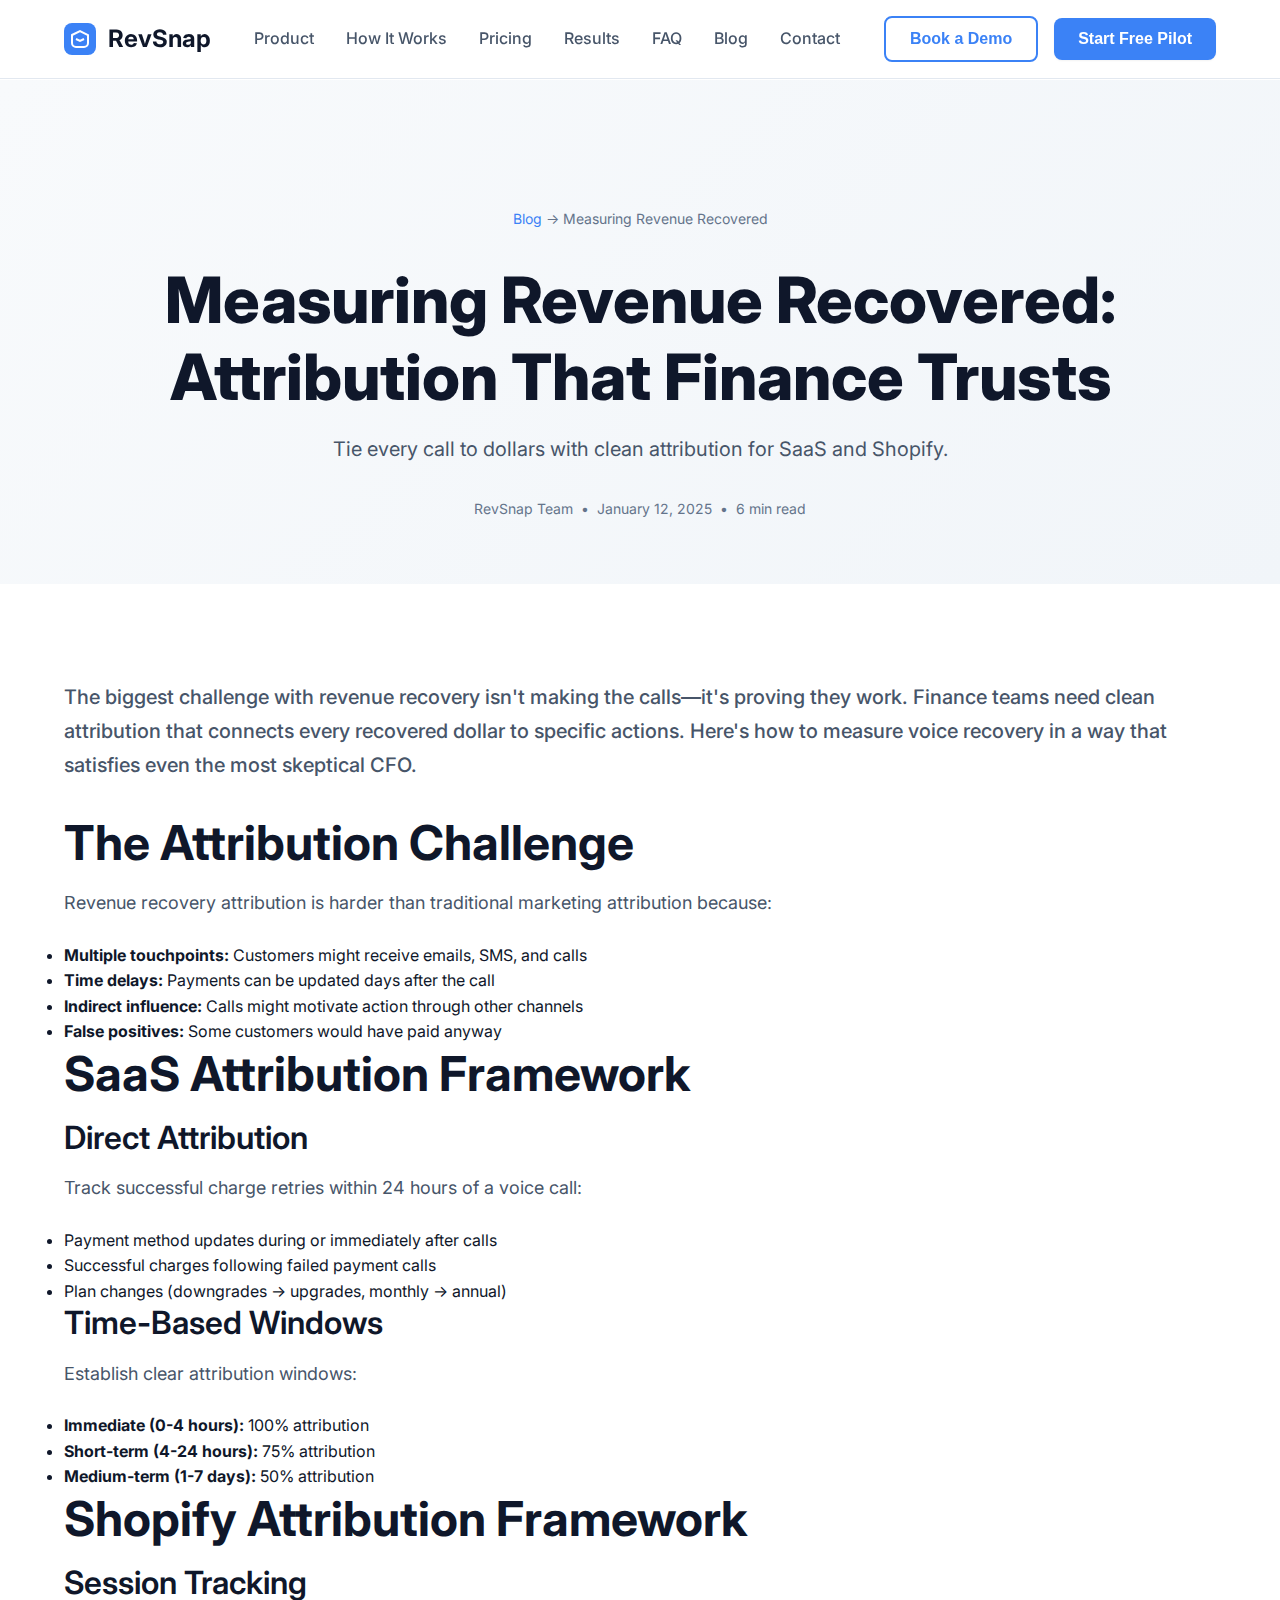
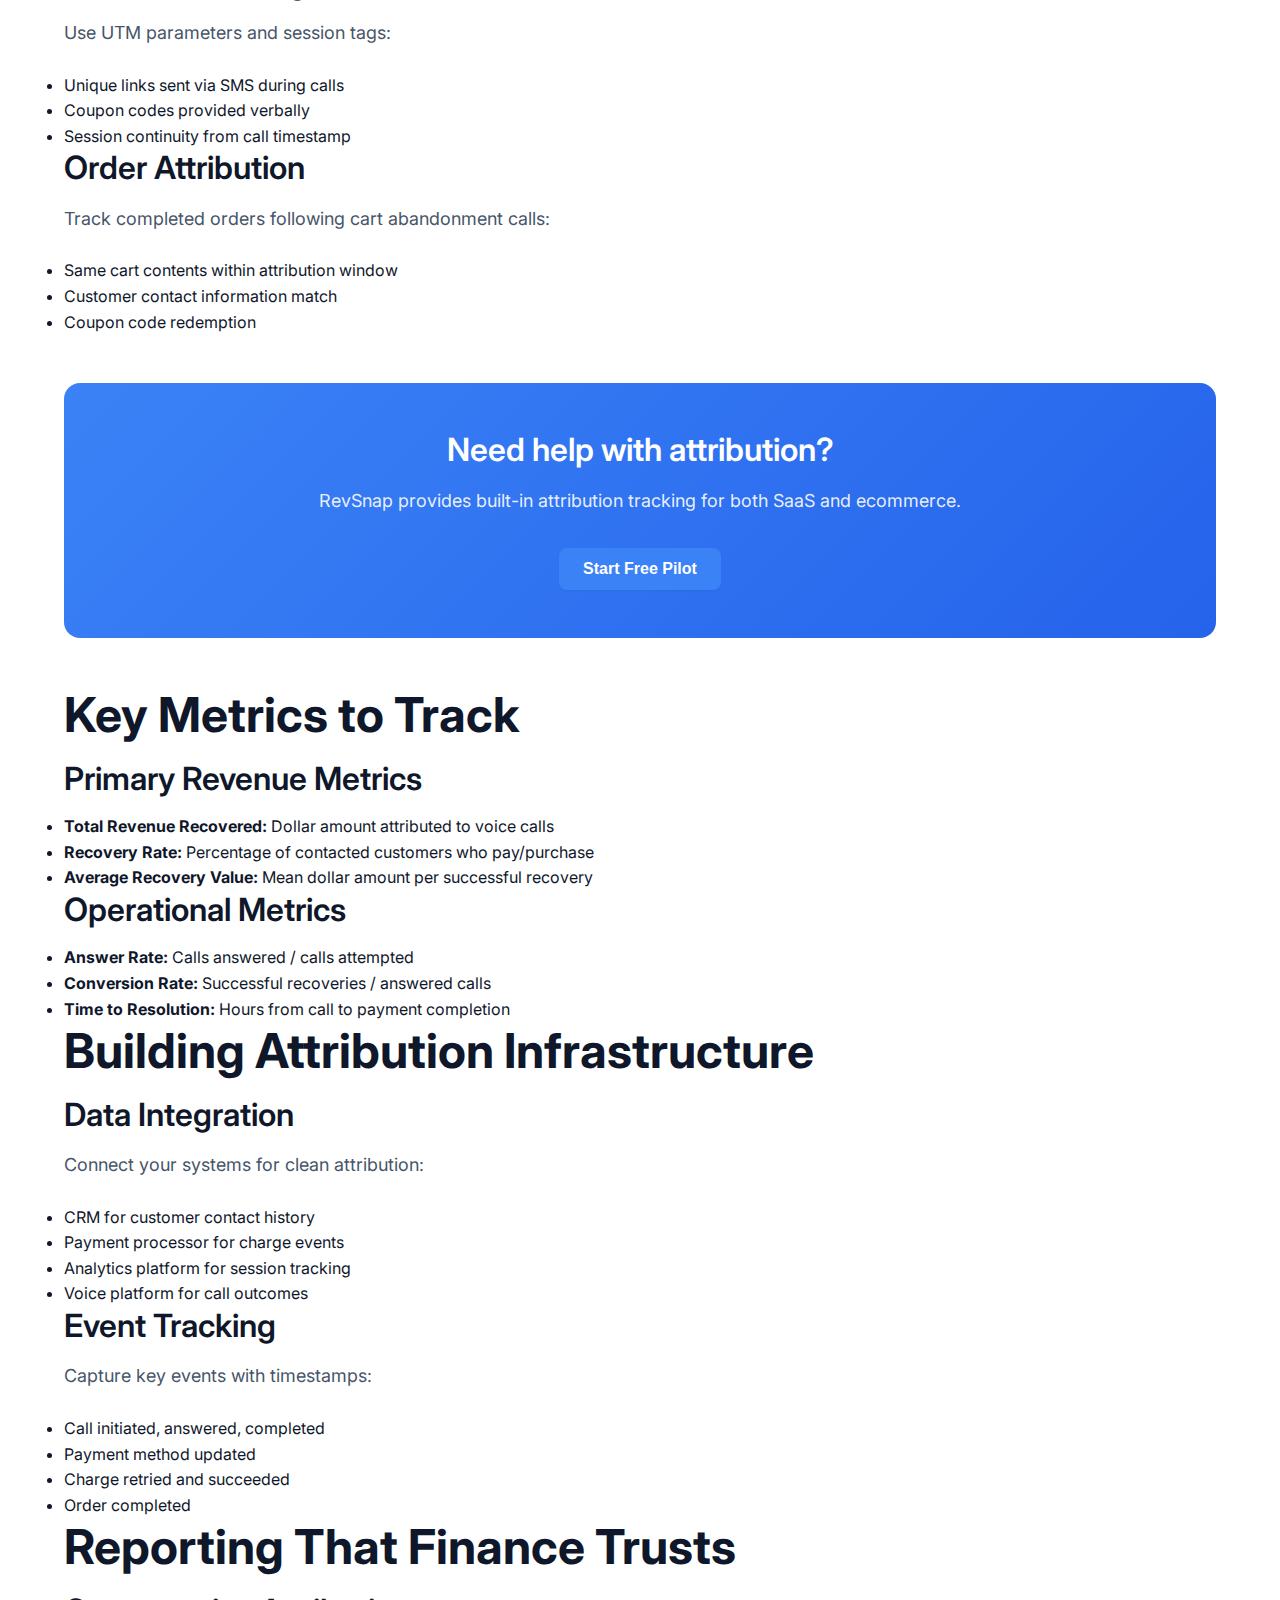
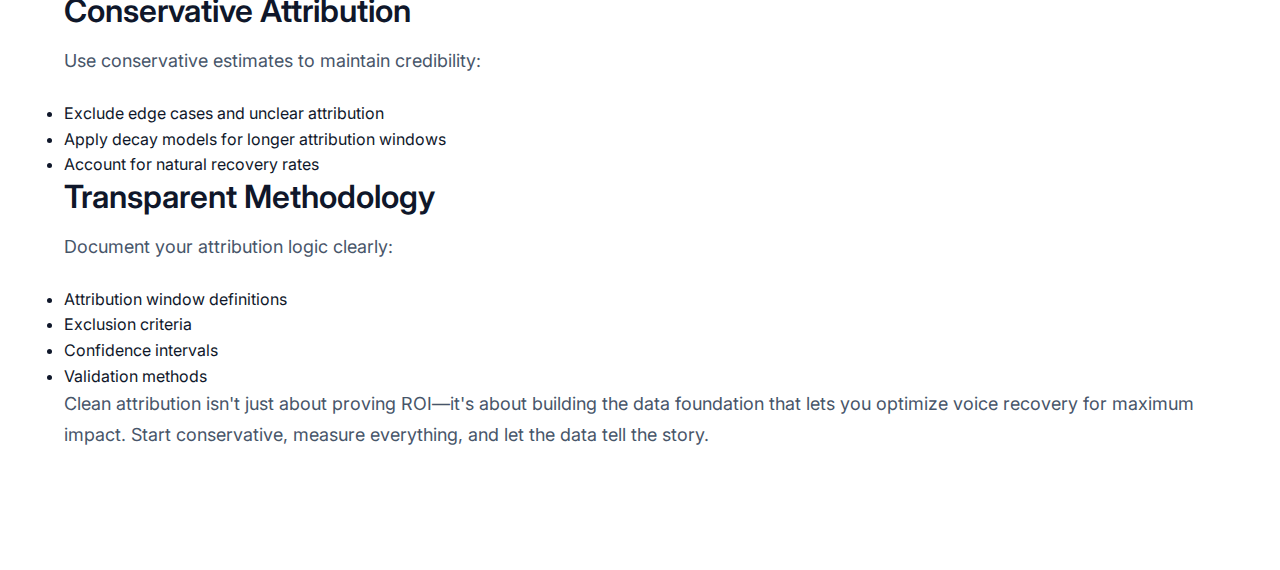
<file: blog/measuring-revenue-recovered.html>
<!DOCTYPE html>
<html lang="en">
<head>
    <meta charset="UTF-8">
    <meta name="viewport" content="width=device-width, initial-scale=1.0">
    <title>Measuring Revenue Recovered: Attribution That Finance Trusts — RevSnap Blog</title>
    <meta name="description" content="Tie every call to dollars with clean attribution for SaaS and Shopify.">
    
    <link rel="canonical" href="https://revsnap.ai/blog/measuring-revenue-recovered">
    <link rel="icon" type="image/x-icon" href="/assets/images/favicon.ico">
    
    <link rel="preconnect" href="https://fonts.googleapis.com">
    <link rel="preconnect" href="https://fonts.gstatic.com" crossorigin>
    <link href="https://fonts.googleapis.com/css2?family=Inter:wght@400;500;600;700&display=swap" rel="stylesheet">
    
    <link rel="stylesheet" href="/assets/css/styles.css">
</head>
<body>
    <!-- Navigation -->
    <header class="header">
        <nav class="nav">
            <div class="nav-container">
                <div class="nav-brand">
                    <a href="/" class="logo">
                        <svg width="32" height="32" viewBox="0 0 32 32" fill="none">
                            <rect width="32" height="32" rx="8" fill="#3B82F6"/>
                            <path d="M8 12L16 8L24 12V20C24 22.2091 22.2091 24 20 24H12C9.79086 24 8 22.2091 8 20V12Z" stroke="white" stroke-width="2"/>
                            <path d="M12 16L16 18L20 16" stroke="white" stroke-width="2"/>
                        </svg>
                        RevSnap
                    </a>
                </div>
                <div class="nav-links">
                    <a href="/#product">Product</a>
                    <a href="/#how-it-works">How It Works</a>
                    <a href="/#pricing">Pricing</a>
                    <a href="/#results">Results</a>
                    <a href="/#faq">FAQ</a>
                    <a href="/blog" class="active">Blog</a>
                    <a href="/contact">Contact</a>
                </div>
                <div class="nav-cta">
                    <button class="btn btn-outline" onclick="openModal('demo-modal')">Book a Demo</button>
                    <button class="btn btn-primary" onclick="openModal('pilot-modal')">Start Free Pilot</button>
                </div>
            </div>
        </nav>
    </header>

    <!-- Main Content -->
    <main>
        <section class="article-header">
            <div class="container">
                <div class="article-header-content">
                    <div class="breadcrumb">
                        <a href="/blog">Blog</a> → <span>Measuring Revenue Recovered</span>
                    </div>
                    <h1>Measuring Revenue Recovered: Attribution That Finance Trusts</h1>
                    <p class="article-subtitle">Tie every call to dollars with clean attribution for SaaS and Shopify.</p>
                    <div class="article-meta">
                        <span class="author">RevSnap Team</span>
                        <span class="separator">•</span>
                        <span class="date">January 12, 2025</span>
                        <span class="separator">•</span>
                        <span class="read-time">6 min read</span>
                    </div>
                </div>
            </div>
        </section>

        <section class="article-content">
            <div class="container">
                <article class="article-body">
                    <p class="lead">The biggest challenge with revenue recovery isn't making the calls—it's proving they work. Finance teams need clean attribution that connects every recovered dollar to specific actions. Here's how to measure voice recovery in a way that satisfies even the most skeptical CFO.</p>

                    <h2>The Attribution Challenge</h2>

                    <p>Revenue recovery attribution is harder than traditional marketing attribution because:</p>

                    <ul>
                        <li><strong>Multiple touchpoints:</strong> Customers might receive emails, SMS, and calls</li>
                        <li><strong>Time delays:</strong> Payments can be updated days after the call</li>
                        <li><strong>Indirect influence:</strong> Calls might motivate action through other channels</li>
                        <li><strong>False positives:</strong> Some customers would have paid anyway</li>
                    </ul>

                    <h2>SaaS Attribution Framework</h2>

                    <h3>Direct Attribution</h3>
                    <p>Track successful charge retries within 24 hours of a voice call:</p>

                    <ul>
                        <li>Payment method updates during or immediately after calls</li>
                        <li>Successful charges following failed payment calls</li>
                        <li>Plan changes (downgrades → upgrades, monthly → annual)</li>
                    </ul>

                    <h3>Time-Based Windows</h3>
                    <p>Establish clear attribution windows:</p>
                    <ul>
                        <li><strong>Immediate (0-4 hours):</strong> 100% attribution</li>
                        <li><strong>Short-term (4-24 hours):</strong> 75% attribution</li>
                        <li><strong>Medium-term (1-7 days):</strong> 50% attribution</li>
                    </ul>

                    <h2>Shopify Attribution Framework</h2>

                    <h3>Session Tracking</h3>
                    <p>Use UTM parameters and session tags:</p>
                    <ul>
                        <li>Unique links sent via SMS during calls</li>
                        <li>Coupon codes provided verbally</li>
                        <li>Session continuity from call timestamp</li>
                    </ul>

                    <h3>Order Attribution</h3>
                    <p>Track completed orders following cart abandonment calls:</p>
                    <ul>
                        <li>Same cart contents within attribution window</li>
                        <li>Customer contact information match</li>
                        <li>Coupon code redemption</li>
                    </ul>

                    <div class="inline-cta">
                        <h3>Need help with attribution?</h3>
                        <p>RevSnap provides built-in attribution tracking for both SaaS and ecommerce.</p>
                        <button class="btn btn-primary" onclick="openModal('pilot-modal')">Start Free Pilot</button>
                    </div>

                    <h2>Key Metrics to Track</h2>

                    <h3>Primary Revenue Metrics</h3>
                    <ul>
                        <li><strong>Total Revenue Recovered:</strong> Dollar amount attributed to voice calls</li>
                        <li><strong>Recovery Rate:</strong> Percentage of contacted customers who pay/purchase</li>
                        <li><strong>Average Recovery Value:</strong> Mean dollar amount per successful recovery</li>
                    </ul>

                    <h3>Operational Metrics</h3>
                    <ul>
                        <li><strong>Answer Rate:</strong> Calls answered / calls attempted</li>
                        <li><strong>Conversion Rate:</strong> Successful recoveries / answered calls</li>
                        <li><strong>Time to Resolution:</strong> Hours from call to payment completion</li>
                    </ul>

                    <h2>Building Attribution Infrastructure</h2>

                    <h3>Data Integration</h3>
                    <p>Connect your systems for clean attribution:</p>
                    <ul>
                        <li>CRM for customer contact history</li>
                        <li>Payment processor for charge events</li>
                        <li>Analytics platform for session tracking</li>
                        <li>Voice platform for call outcomes</li>
                    </ul>

                    <h3>Event Tracking</h3>
                    <p>Capture key events with timestamps:</p>
                    <ul>
                        <li>Call initiated, answered, completed</li>
                        <li>Payment method updated</li>
                        <li>Charge retried and succeeded</li>
                        <li>Order completed</li>
                    </ul>

                    <h2>Reporting That Finance Trusts</h2>

                    <h3>Conservative Attribution</h3>
                    <p>Use conservative estimates to maintain credibility:</p>
                    <ul>
                        <li>Exclude edge cases and unclear attribution</li>
                        <li>Apply decay models for longer attribution windows</li>
                        <li>Account for natural recovery rates</li>
                    </ul>

                    <h3>Transparent Methodology</h3>
                    <p>Document your attribution logic clearly:</p>
                    <ul>
                        <li>Attribution window definitions</li>
                        <li>Exclusion criteria</li>
                        <li>Confidence intervals</li>
                        <li>Validation methods</li>
                    </ul>

                    <p>Clean attribution isn't just about proving ROI—it's about building the data foundation that lets you optimize voice recovery for maximum impact. Start conservative, measure everything, and let the data tell the story.</p>
                </article>
            </div>
        </section>
    </main>

    <!-- Footer and Modals would go here (truncated for brevity) -->
    <script src="/assets/js/main.js"></script>
    
    <style>
    .article-header {
        padding: 8rem 0 4rem;
        margin-top: 5rem;
        background: linear-gradient(135deg, #F8FAFC 0%, #F1F5F9 100%);
        text-align: center;
    }
    .breadcrumb { font-size: 0.875rem; color: #64748B; margin-bottom: 2rem; }
    .breadcrumb a { color: #3B82F6; text-decoration: none; }
    .article-subtitle { font-size: 1.25rem; color: #475569; margin-bottom: 2rem; }
    .article-meta { display: flex; align-items: center; justify-content: center; gap: 0.5rem; font-size: 0.875rem; color: #64748B; }
    .article-content { padding: 6rem 0; background: white; }
    .lead { font-size: 1.25rem; color: #475569; line-height: 1.7; margin-bottom: 2rem; font-weight: 500; }
    .inline-cta { background: linear-gradient(135deg, #3B82F6 0%, #2563EB 100%); color: white; padding: 3rem; border-radius: 1rem; text-align: center; margin: 3rem 0; }
    .inline-cta h3 { color: white; margin-bottom: 1rem; }
    .inline-cta p { color: rgba(255, 255, 255, 0.9); margin-bottom: 2rem; }
    </style>
</body>
</html>
</file>
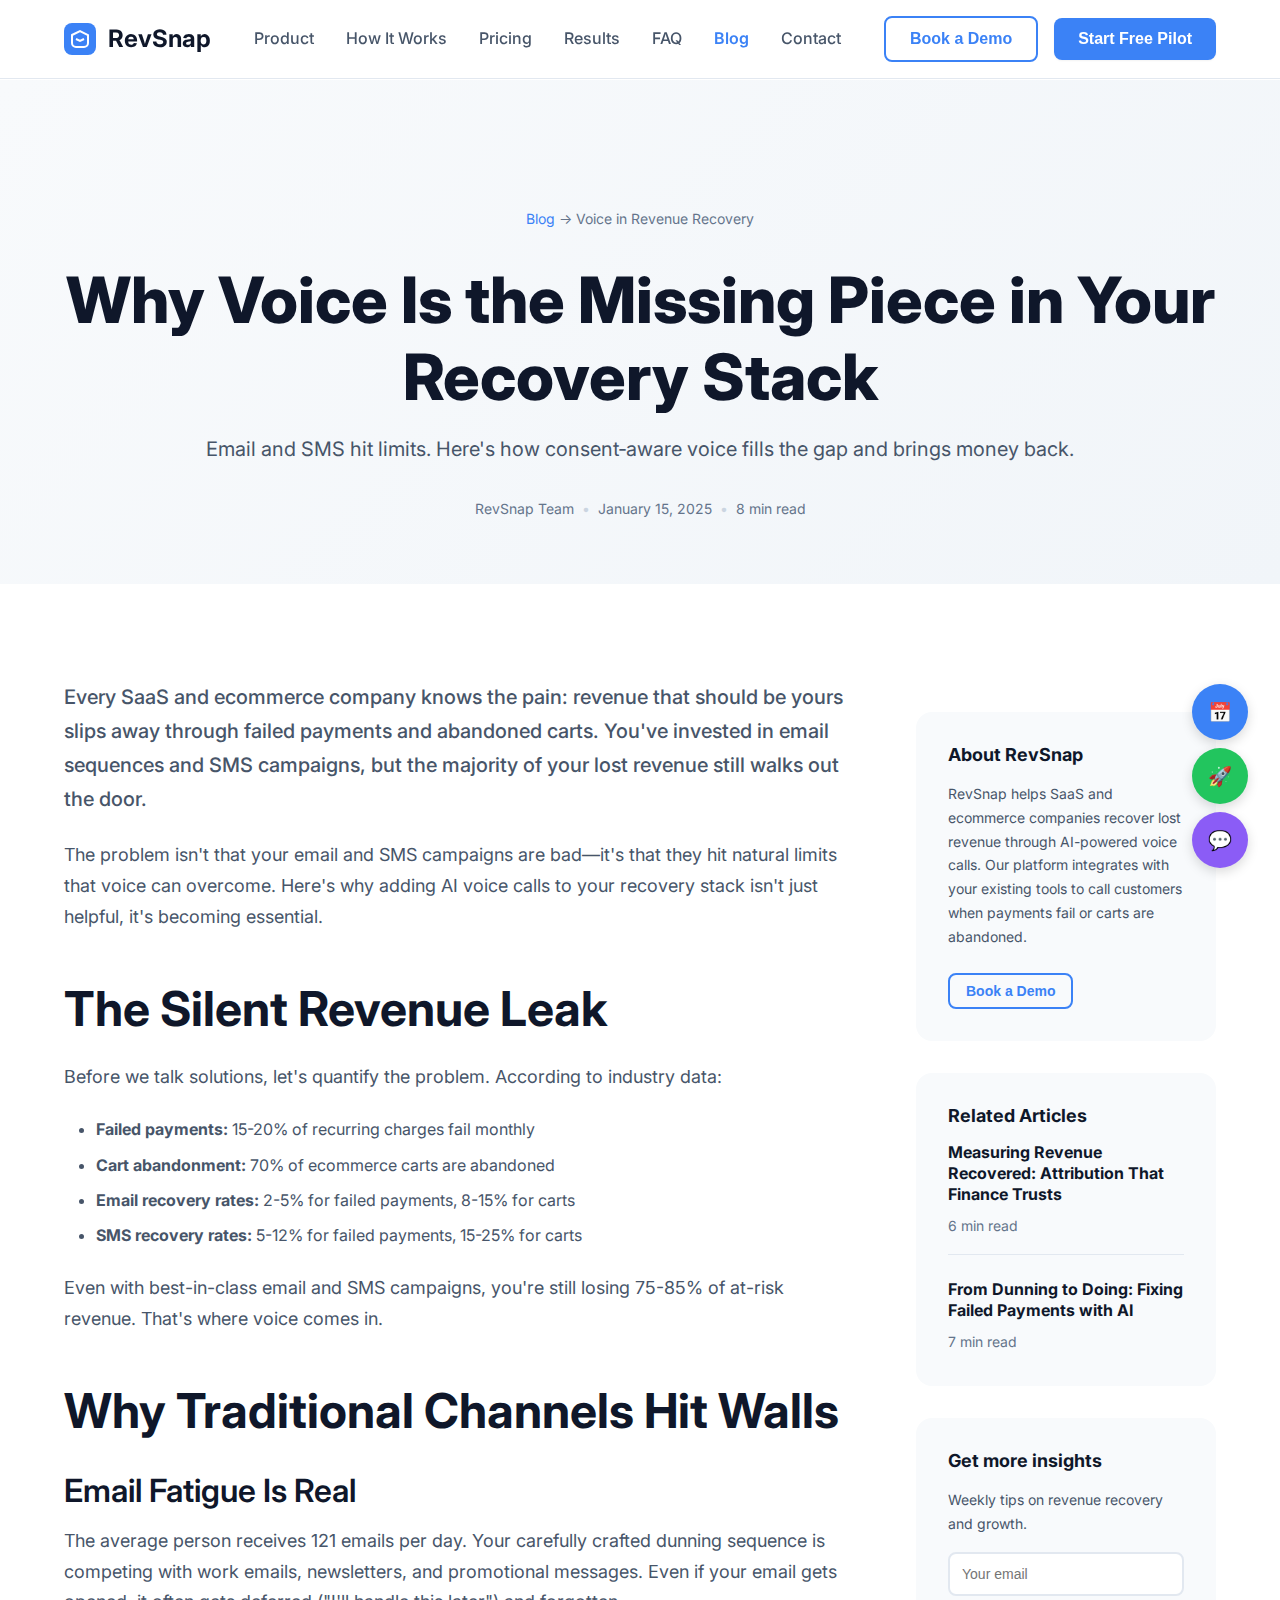
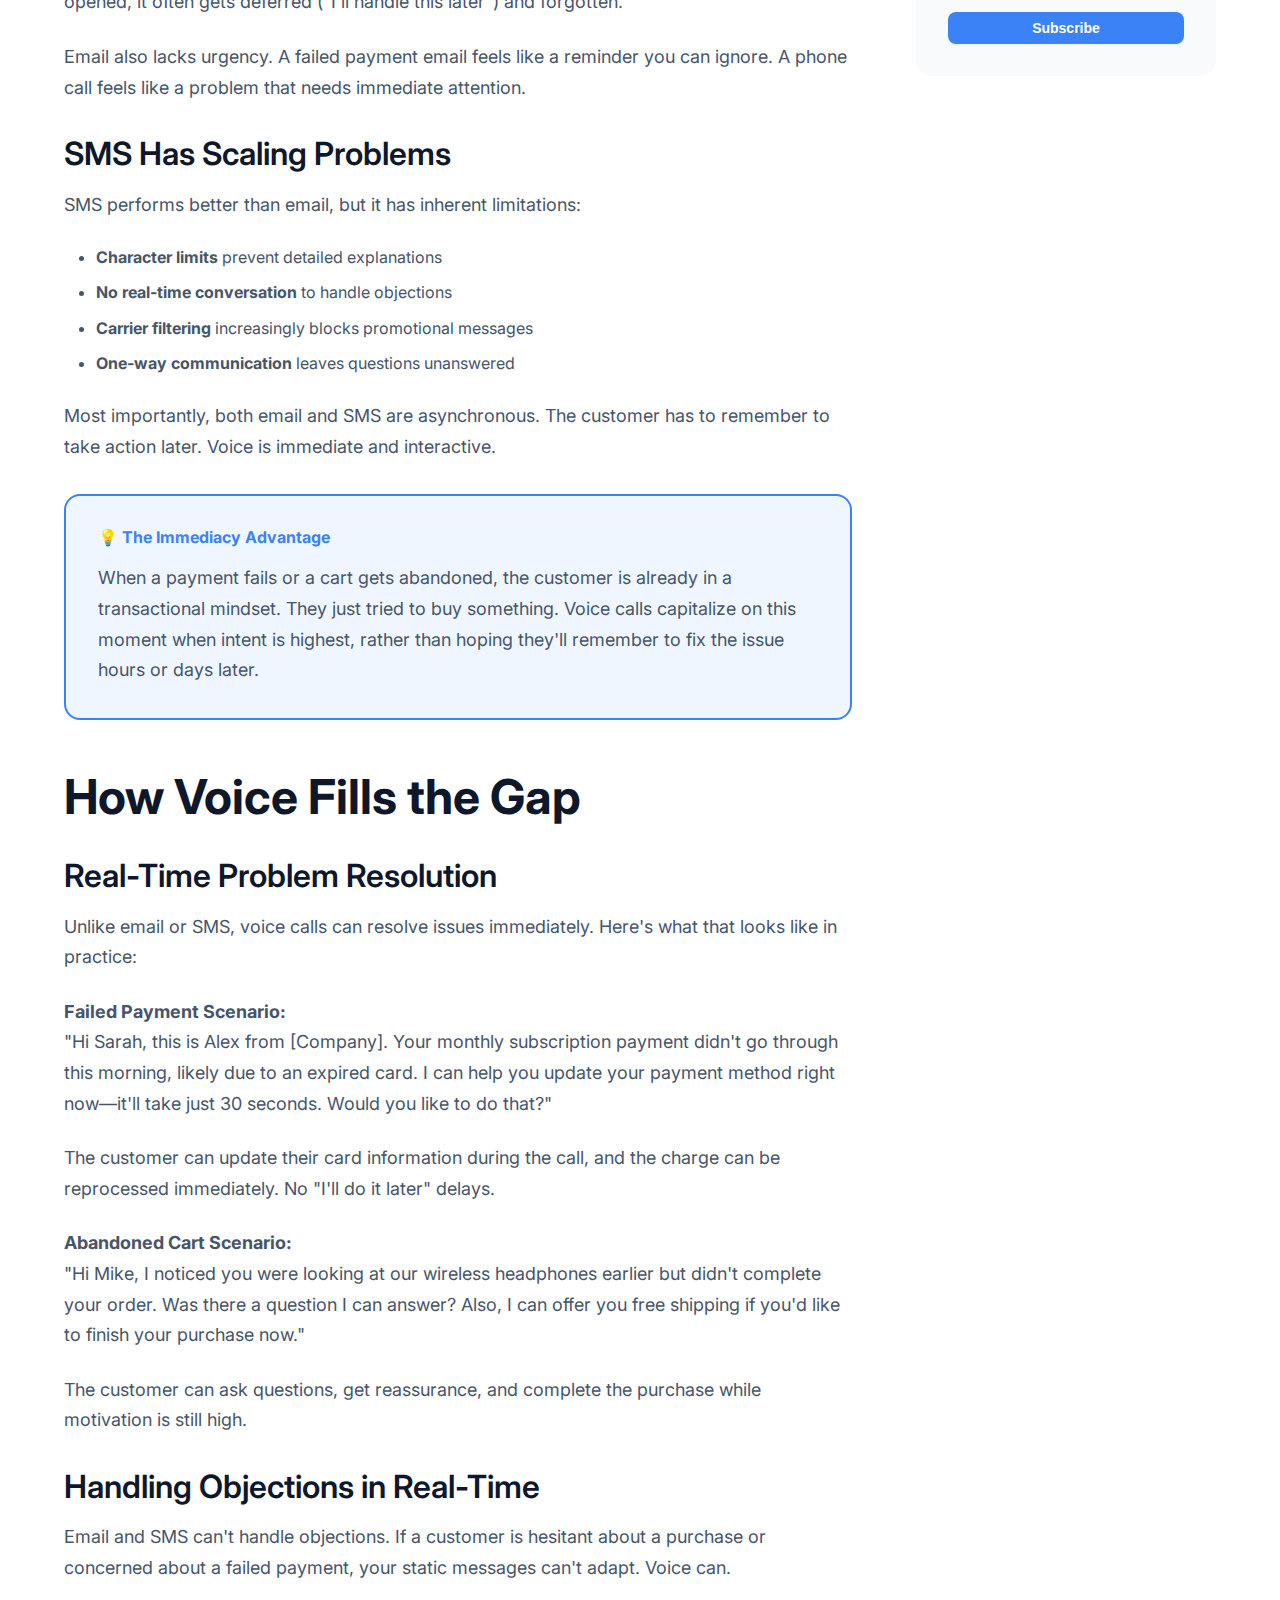
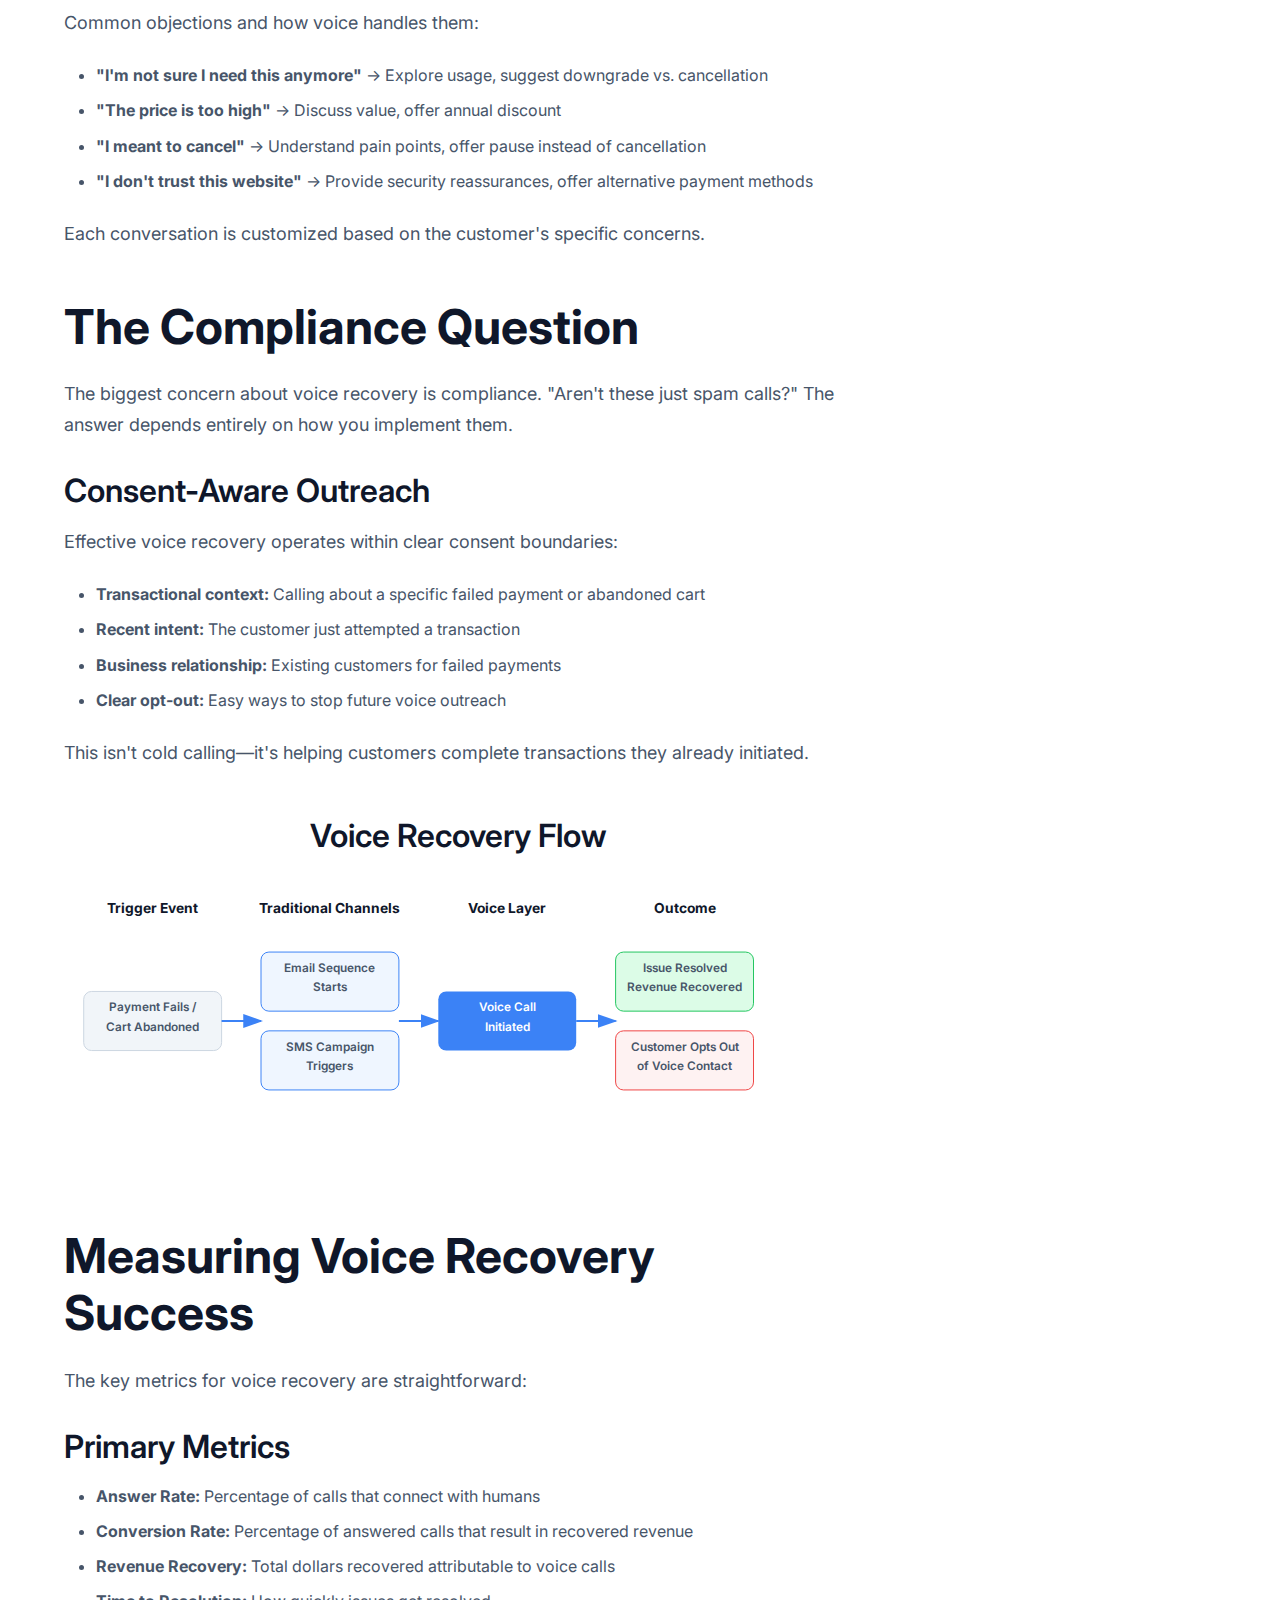
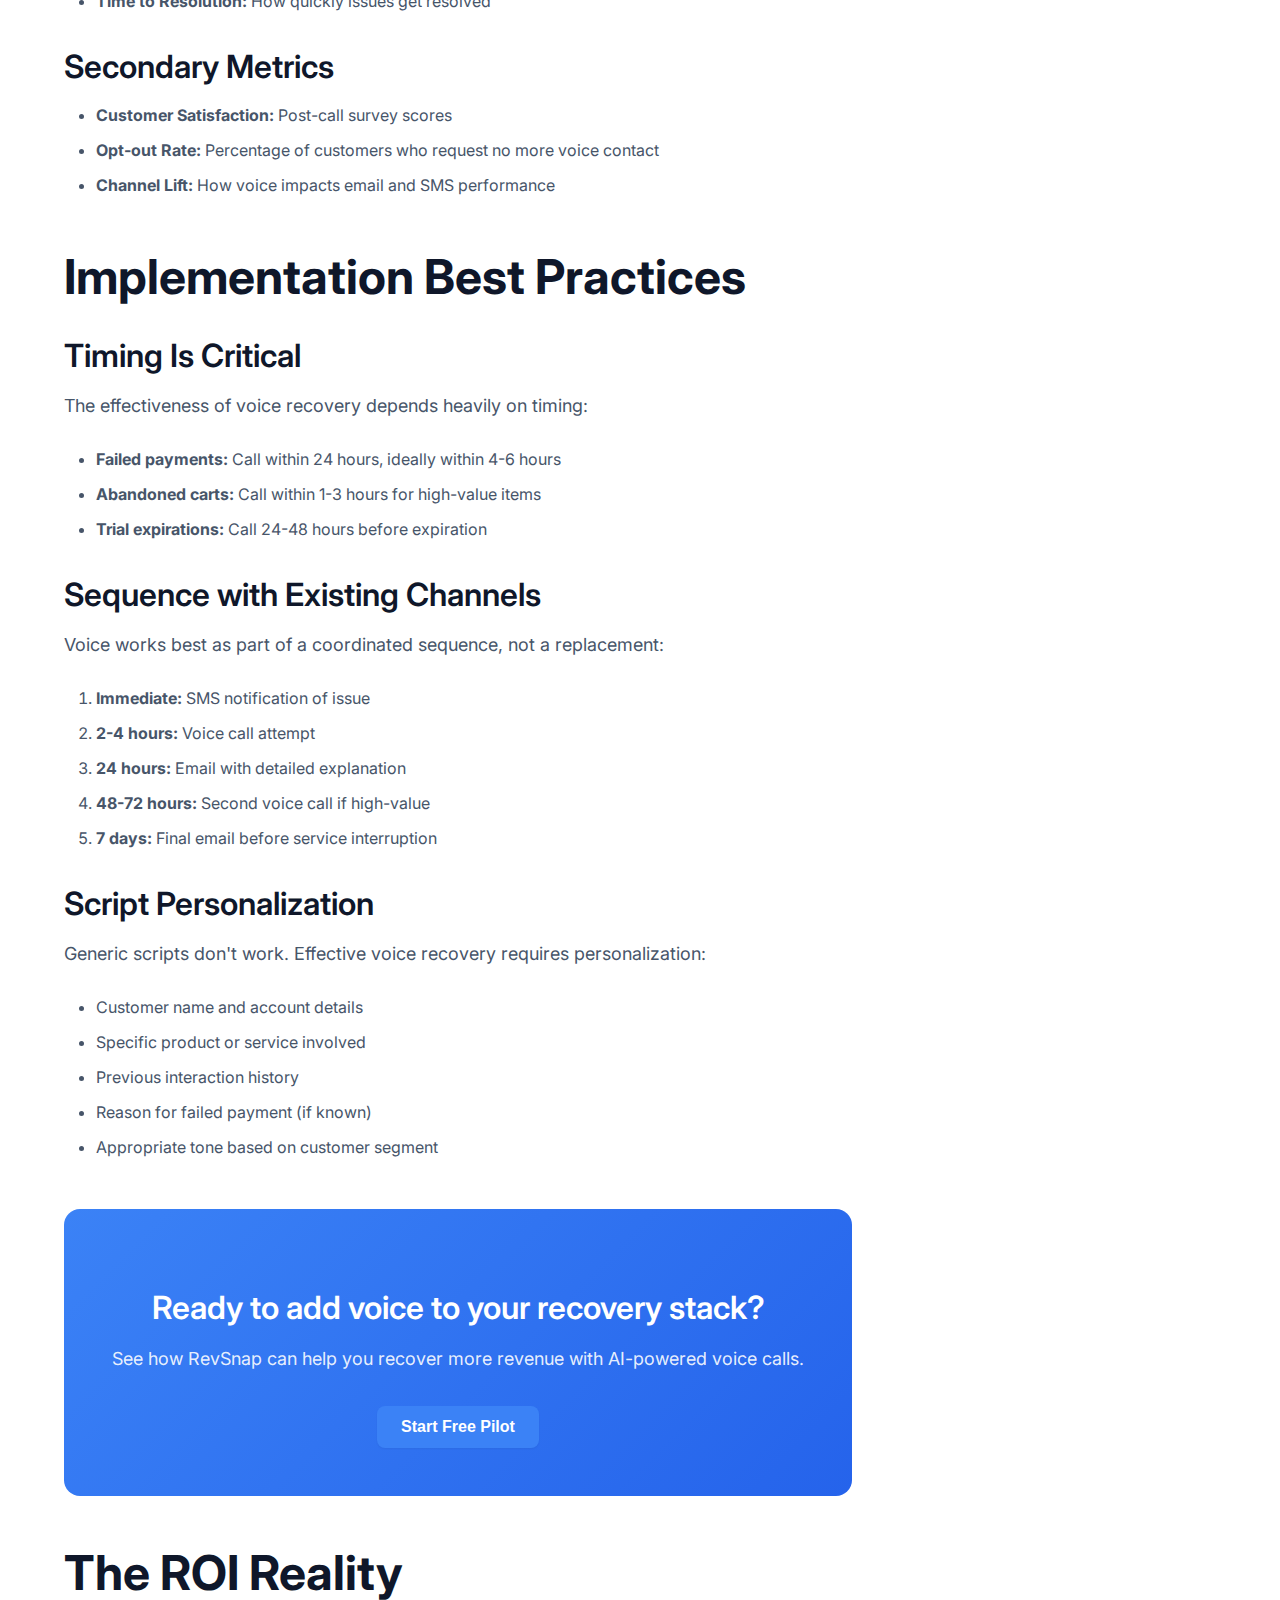
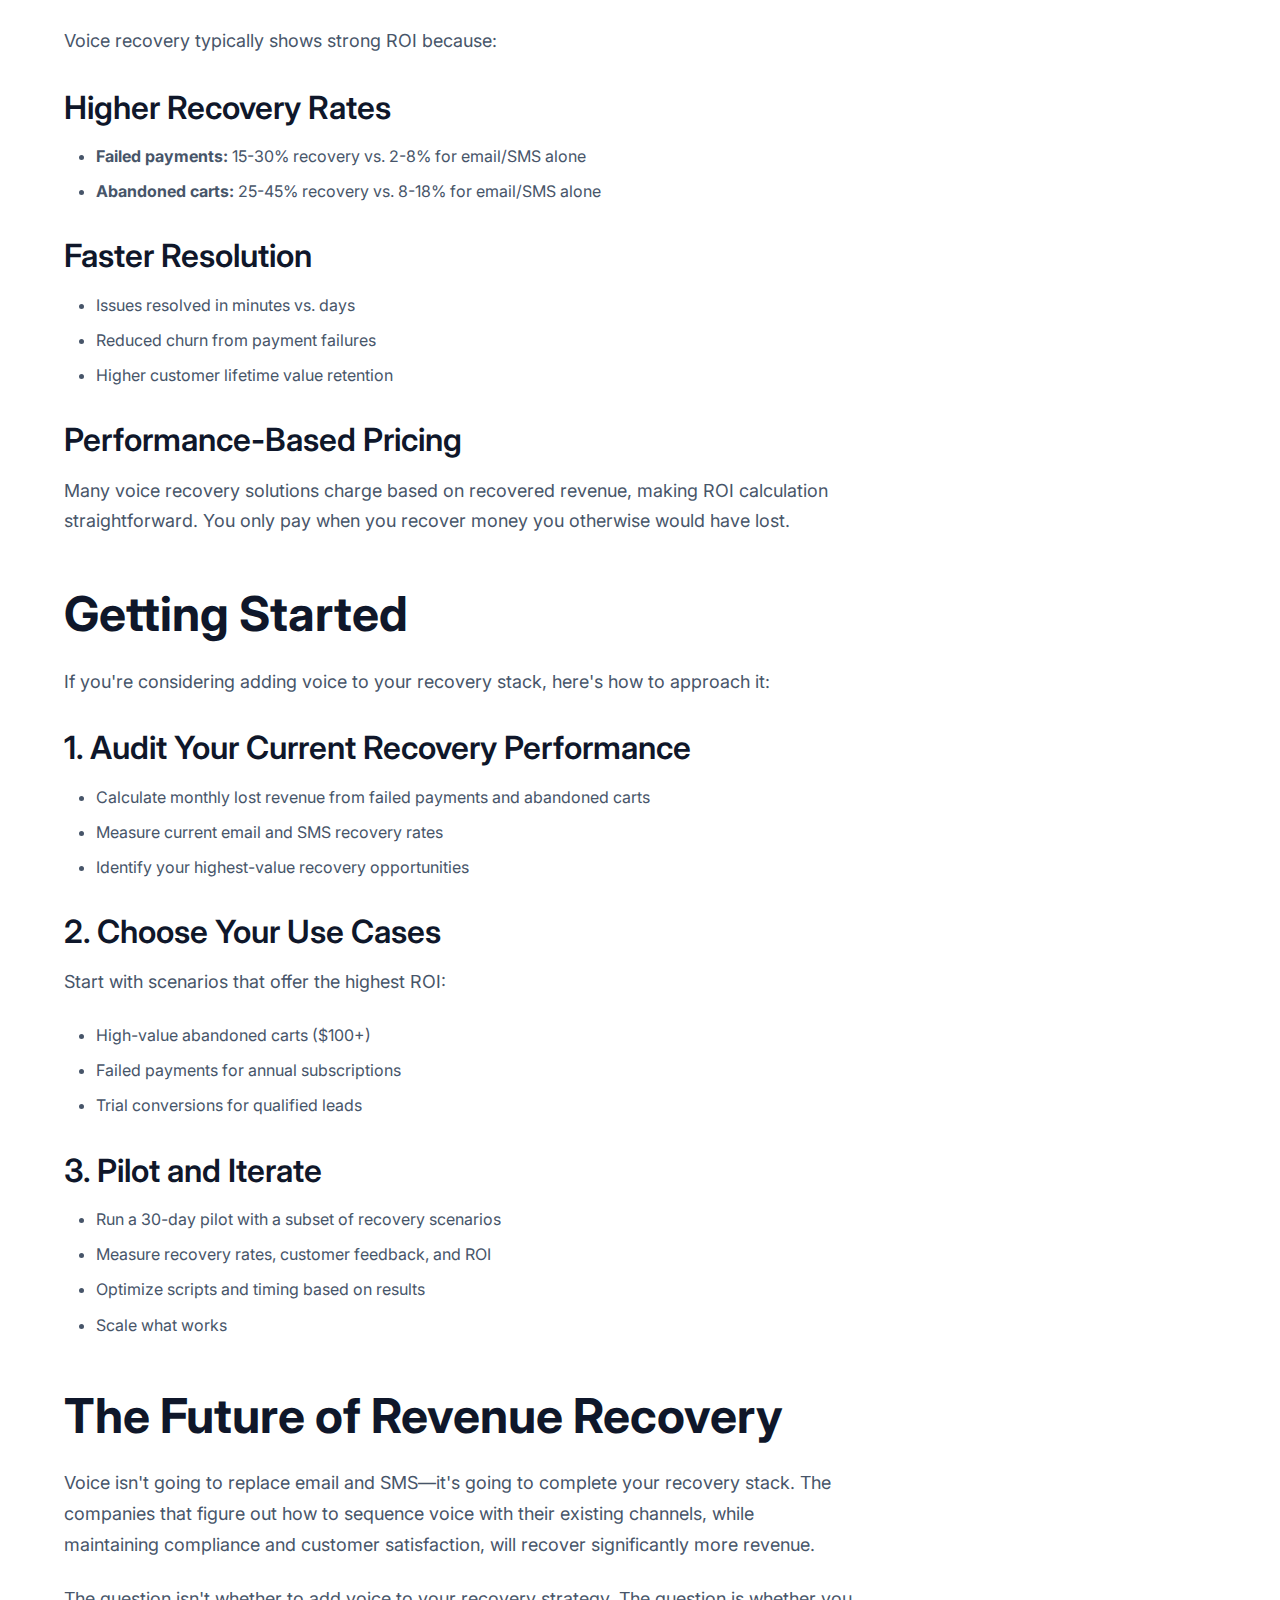
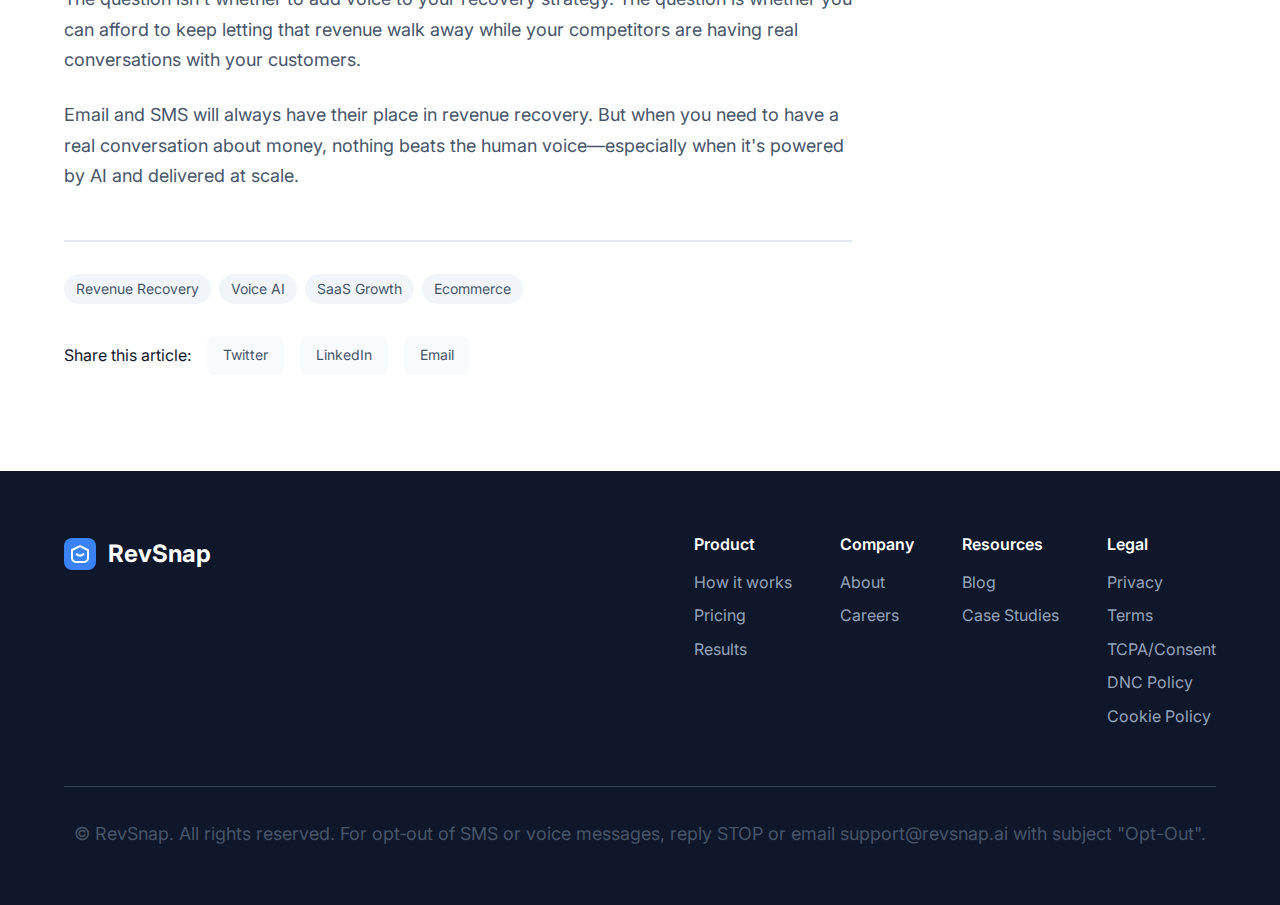
<file: blog/voice-in-revenue-recovery.html>
<!DOCTYPE html>
<html lang="en">
<head>
    <meta charset="UTF-8">
    <meta name="viewport" content="width=device-width, initial-scale=1.0">
    <title>Why Voice Is the Missing Piece in Your Recovery Stack — RevSnap Blog</title>
    <meta name="description" content="Email and SMS hit limits. Here's how consent‑aware voice fills the gap and brings money back.">
    
    <!-- Open Graph / Facebook -->
    <meta property="og:type" content="article">
    <meta property="og:url" content="https://revsnap.ai/blog/voice-in-revenue-recovery">
    <meta property="og:title" content="Why Voice Is the Missing Piece in Your Recovery Stack">
    <meta property="og:description" content="Email and SMS hit limits. Here's how consent‑aware voice fills the gap and brings money back.">
    <meta property="og:image" content="https://revsnap.ai/assets/images/blog/voice-recovery-og.jpg">

    <!-- Twitter -->
    <meta property="twitter:card" content="summary_large_image">
    <meta property="twitter:url" content="https://revsnap.ai/blog/voice-in-revenue-recovery">
    <meta property="twitter:title" content="Why Voice Is the Missing Piece in Your Recovery Stack">
    <meta property="twitter:description" content="Email and SMS hit limits. Here's how consent‑aware voice fills the gap and brings money back.">
    <meta property="twitter:image" content="https://revsnap.ai/assets/images/blog/voice-recovery-og.jpg">

    <link rel="canonical" href="https://revsnap.ai/blog/voice-in-revenue-recovery">
    <link rel="icon" type="image/x-icon" href="/assets/images/favicon.ico">
    
    <!-- Fonts -->
    <link rel="preconnect" href="https://fonts.googleapis.com">
    <link rel="preconnect" href="https://fonts.gstatic.com" crossorigin>
    <link href="https://fonts.googleapis.com/css2?family=Inter:wght@400;500;600;700&display=swap" rel="stylesheet">
    
    <!-- Styles -->
    <link rel="stylesheet" href="/assets/css/styles.css">
    
    <!-- Article JSON-LD -->
    <script type="application/ld+json">
    {
        "@context": "https://schema.org",
        "@type": "Article",
        "headline": "Why Voice Is the Missing Piece in Your Recovery Stack",
        "description": "Email and SMS hit limits. Here's how consent‑aware voice fills the gap and brings money back.",
        "author": {
            "@type": "Organization",
            "name": "RevSnap Team"
        },
        "publisher": {
            "@type": "Organization",
            "name": "RevSnap",
            "logo": {
                "@type": "ImageObject",
                "url": "https://revsnap.ai/assets/images/logo.png"
            }
        },
        "datePublished": "2025-01-15",
        "dateModified": "2025-01-15",
        "mainEntityOfPage": {
            "@type": "WebPage",
            "@id": "https://revsnap.ai/blog/voice-in-revenue-recovery"
        },
        "image": "https://revsnap.ai/assets/images/blog/voice-recovery-og.jpg"
    }
    </script>
</head>
<body>
    <!-- Navigation -->
    <header class="header">
        <nav class="nav">
            <div class="nav-container">
                <div class="nav-brand">
                    <a href="/" class="logo">
                        <svg width="32" height="32" viewBox="0 0 32 32" fill="none">
                            <rect width="32" height="32" rx="8" fill="#3B82F6"/>
                            <path d="M8 12L16 8L24 12V20C24 22.2091 22.2091 24 20 24H12C9.79086 24 8 22.2091 8 20V12Z" stroke="white" stroke-width="2"/>
                            <path d="M12 16L16 18L20 16" stroke="white" stroke-width="2"/>
                        </svg>
                        RevSnap
                    </a>
                </div>
                <div class="nav-links">
                    <a href="/#product">Product</a>
                    <a href="/#how-it-works">How It Works</a>
                    <a href="/#pricing">Pricing</a>
                    <a href="/#results">Results</a>
                    <a href="/#faq">FAQ</a>
                    <a href="/blog" class="active">Blog</a>
                    <a href="/contact">Contact</a>
                </div>
                <div class="nav-cta">
                    <button class="btn btn-outline" onclick="openModal('demo-modal')">Book a Demo</button>
                    <button class="btn btn-primary" onclick="openModal('pilot-modal')">Start Free Pilot</button>
                </div>
                <button class="nav-toggle" onclick="toggleMobileMenu()">
                    <span></span>
                    <span></span>
                    <span></span>
                </button>
            </div>
        </nav>
    </header>

    <!-- Mobile Menu -->
    <div class="mobile-menu">
        <div class="mobile-menu-content">
            <a href="/#product" onclick="closeMobileMenu()">Product</a>
            <a href="/#how-it-works" onclick="closeMobileMenu()">How It Works</a>
            <a href="/#pricing" onclick="closeMobileMenu()">Pricing</a>
            <a href="/#results" onclick="closeMobileMenu()">Results</a>
            <a href="/#faq" onclick="closeMobileMenu()">FAQ</a>
            <a href="/blog" onclick="closeMobileMenu()">Blog</a>
            <a href="/contact" onclick="closeMobileMenu()">Contact</a>
            <div class="mobile-cta">
                <button class="btn btn-outline" onclick="openModal('demo-modal'); closeMobileMenu()">Book a Demo</button>
                <button class="btn btn-primary" onclick="openModal('pilot-modal'); closeMobileMenu()">Start Free Pilot</button>
            </div>
        </div>
    </div>

    <!-- Main Content -->
    <main>
        <!-- Article Header -->
        <section class="article-header">
            <div class="container">
                <div class="article-header-content">
                    <div class="breadcrumb">
                        <a href="/blog">Blog</a> → <span>Voice in Revenue Recovery</span>
                    </div>
                    <h1>Why Voice Is the Missing Piece in Your Recovery Stack</h1>
                    <p class="article-subtitle">Email and SMS hit limits. Here's how consent‑aware voice fills the gap and brings money back.</p>
                    <div class="article-meta">
                        <span class="author">RevSnap Team</span>
                        <span class="separator">•</span>
                        <span class="date">January 15, 2025</span>
                        <span class="separator">•</span>
                        <span class="read-time">8 min read</span>
                    </div>
                </div>
            </div>
        </section>

        <!-- Article Content -->
        <section class="article-content">
            <div class="container">
                <article class="article-body">
                    <p class="lead">Every SaaS and ecommerce company knows the pain: revenue that should be yours slips away through failed payments and abandoned carts. You've invested in email sequences and SMS campaigns, but the majority of your lost revenue still walks out the door.</p>

                    <p>The problem isn't that your email and SMS campaigns are bad—it's that they hit natural limits that voice can overcome. Here's why adding AI voice calls to your recovery stack isn't just helpful, it's becoming essential.</p>

                    <h2>The Silent Revenue Leak</h2>

                    <p>Before we talk solutions, let's quantify the problem. According to industry data:</p>

                    <ul>
                        <li><strong>Failed payments:</strong> 15-20% of recurring charges fail monthly</li>
                        <li><strong>Cart abandonment:</strong> 70% of ecommerce carts are abandoned</li>
                        <li><strong>Email recovery rates:</strong> 2-5% for failed payments, 8-15% for carts</li>
                        <li><strong>SMS recovery rates:</strong> 5-12% for failed payments, 15-25% for carts</li>
                    </ul>

                    <p>Even with best-in-class email and SMS campaigns, you're still losing 75-85% of at-risk revenue. That's where voice comes in.</p>

                    <h2>Why Traditional Channels Hit Walls</h2>

                    <h3>Email Fatigue Is Real</h3>

                    <p>The average person receives 121 emails per day. Your carefully crafted dunning sequence is competing with work emails, newsletters, and promotional messages. Even if your email gets opened, it often gets deferred ("I'll handle this later") and forgotten.</p>

                    <p>Email also lacks urgency. A failed payment email feels like a reminder you can ignore. A phone call feels like a problem that needs immediate attention.</p>

                    <h3>SMS Has Scaling Problems</h3>

                    <p>SMS performs better than email, but it has inherent limitations:</p>

                    <ul>
                        <li><strong>Character limits</strong> prevent detailed explanations</li>
                        <li><strong>No real-time conversation</strong> to handle objections</li>
                        <li><strong>Carrier filtering</strong> increasingly blocks promotional messages</li>
                        <li><strong>One-way communication</strong> leaves questions unanswered</li>
                    </ul>

                    <p>Most importantly, both email and SMS are asynchronous. The customer has to remember to take action later. Voice is immediate and interactive.</p>

                    <div class="callout-box">
                        <h4>💡 The Immediacy Advantage</h4>
                        <p>When a payment fails or a cart gets abandoned, the customer is already in a transactional mindset. They just tried to buy something. Voice calls capitalize on this moment when intent is highest, rather than hoping they'll remember to fix the issue hours or days later.</p>
                    </div>

                    <h2>How Voice Fills the Gap</h2>

                    <h3>Real-Time Problem Resolution</h3>

                    <p>Unlike email or SMS, voice calls can resolve issues immediately. Here's what that looks like in practice:</p>

                    <p><strong>Failed Payment Scenario:</strong><br>
                    "Hi Sarah, this is Alex from [Company]. Your monthly subscription payment didn't go through this morning, likely due to an expired card. I can help you update your payment method right now—it'll take just 30 seconds. Would you like to do that?"</p>

                    <p>The customer can update their card information during the call, and the charge can be reprocessed immediately. No "I'll do it later" delays.</p>

                    <p><strong>Abandoned Cart Scenario:</strong><br>
                    "Hi Mike, I noticed you were looking at our wireless headphones earlier but didn't complete your order. Was there a question I can answer? Also, I can offer you free shipping if you'd like to finish your purchase now."</p>

                    <p>The customer can ask questions, get reassurance, and complete the purchase while motivation is still high.</p>

                    <h3>Handling Objections in Real-Time</h3>

                    <p>Email and SMS can't handle objections. If a customer is hesitant about a purchase or concerned about a failed payment, your static messages can't adapt. Voice can.</p>

                    <p>Common objections and how voice handles them:</p>

                    <ul>
                        <li><strong>"I'm not sure I need this anymore"</strong> → Explore usage, suggest downgrade vs. cancellation</li>
                        <li><strong>"The price is too high"</strong> → Discuss value, offer annual discount</li>
                        <li><strong>"I meant to cancel"</strong> → Understand pain points, offer pause instead of cancellation</li>
                        <li><strong>"I don't trust this website"</strong> → Provide security reassurances, offer alternative payment methods</li>
                    </ul>

                    <p>Each conversation is customized based on the customer's specific concerns.</p>

                    <h2>The Compliance Question</h2>

                    <p>The biggest concern about voice recovery is compliance. "Aren't these just spam calls?" The answer depends entirely on how you implement them.</p>

                    <h3>Consent-Aware Outreach</h3>

                    <p>Effective voice recovery operates within clear consent boundaries:</p>

                    <ul>
                        <li><strong>Transactional context:</strong> Calling about a specific failed payment or abandoned cart</li>
                        <li><strong>Recent intent:</strong> The customer just attempted a transaction</li>
                        <li><strong>Business relationship:</strong> Existing customers for failed payments</li>
                        <li><strong>Clear opt-out:</strong> Easy ways to stop future voice outreach</li>
                    </ul>

                    <p>This isn't cold calling—it's helping customers complete transactions they already initiated.</p>

                    <div class="diagram-container">
                        <h3>Voice Recovery Flow</h3>
                        <svg viewBox="0 0 800 300" class="flow-diagram">
                            <defs>
                                <marker id="arrow" markerWidth="10" markerHeight="7" refX="9" refY="3.5" orient="auto">
                                    <polygon points="0 0, 10 3.5, 0 7" fill="#3B82F6"/>
                                </marker>
                            </defs>
                            
                            <!-- Step 1 -->
                            <rect x="20" y="120" width="140" height="60" rx="8" fill="#F1F5F9" stroke="#CBD5E1"/>
                            <text x="90" y="140" text-anchor="middle" class="diagram-text">Payment Fails /</text>
                            <text x="90" y="160" text-anchor="middle" class="diagram-text">Cart Abandoned</text>
                            
                            <!-- Arrow 1 -->
                            <line x1="160" y1="150" x2="200" y2="150" stroke="#3B82F6" stroke-width="2" marker-end="url(#arrow)"/>
                            
                            <!-- Step 2 -->
                            <rect x="200" y="80" width="140" height="60" rx="8" fill="#EFF6FF" stroke="#3B82F6"/>
                            <text x="270" y="100" text-anchor="middle" class="diagram-text">Email Sequence</text>
                            <text x="270" y="120" text-anchor="middle" class="diagram-text">Starts</text>
                            
                            <!-- Step 2b -->
                            <rect x="200" y="160" width="140" height="60" rx="8" fill="#EFF6FF" stroke="#3B82F6"/>
                            <text x="270" y="180" text-anchor="middle" class="diagram-text">SMS Campaign</text>
                            <text x="270" y="200" text-anchor="middle" class="diagram-text">Triggers</text>
                            
                            <!-- Arrow 2 -->
                            <line x1="340" y1="150" x2="380" y2="150" stroke="#3B82F6" stroke-width="2" marker-end="url(#arrow)"/>
                            
                            <!-- Step 3 -->
                            <rect x="380" y="120" width="140" height="60" rx="8" fill="#3B82F6"/>
                            <text x="450" y="140" text-anchor="middle" class="diagram-text white">Voice Call</text>
                            <text x="450" y="160" text-anchor="middle" class="diagram-text white">Initiated</text>
                            
                            <!-- Arrow 3 -->
                            <line x1="520" y1="150" x2="560" y2="150" stroke="#3B82F6" stroke-width="2" marker-end="url(#arrow)"/>
                            
                            <!-- Step 4 -->
                            <rect x="560" y="80" width="140" height="60" rx="8" fill="#DCFCE7" stroke="#22C55E"/>
                            <text x="630" y="100" text-anchor="middle" class="diagram-text">Issue Resolved</text>
                            <text x="630" y="120" text-anchor="middle" class="diagram-text">Revenue Recovered</text>
                            
                            <!-- Step 4b -->
                            <rect x="560" y="160" width="140" height="60" rx="8" fill="#FEF2F2" stroke="#EF4444"/>
                            <text x="630" y="180" text-anchor="middle" class="diagram-text">Customer Opts Out</text>
                            <text x="630" y="200" text-anchor="middle" class="diagram-text">of Voice Contact</text>
                            
                            <!-- Labels -->
                            <text x="90" y="40" text-anchor="middle" class="diagram-label">Trigger Event</text>
                            <text x="270" y="40" text-anchor="middle" class="diagram-label">Traditional Channels</text>
                            <text x="450" y="40" text-anchor="middle" class="diagram-label">Voice Layer</text>
                            <text x="630" y="40" text-anchor="middle" class="diagram-label">Outcome</text>
                        </svg>
                    </div>

                    <h2>Measuring Voice Recovery Success</h2>

                    <p>The key metrics for voice recovery are straightforward:</p>

                    <h3>Primary Metrics</h3>
                    <ul>
                        <li><strong>Answer Rate:</strong> Percentage of calls that connect with humans</li>
                        <li><strong>Conversion Rate:</strong> Percentage of answered calls that result in recovered revenue</li>
                        <li><strong>Revenue Recovery:</strong> Total dollars recovered attributable to voice calls</li>
                        <li><strong>Time to Resolution:</strong> How quickly issues get resolved</li>
                    </ul>

                    <h3>Secondary Metrics</h3>
                    <ul>
                        <li><strong>Customer Satisfaction:</strong> Post-call survey scores</li>
                        <li><strong>Opt-out Rate:</strong> Percentage of customers who request no more voice contact</li>
                        <li><strong>Channel Lift:</strong> How voice impacts email and SMS performance</li>
                    </ul>

                    <h2>Implementation Best Practices</h2>

                    <h3>Timing Is Critical</h3>

                    <p>The effectiveness of voice recovery depends heavily on timing:</p>

                    <ul>
                        <li><strong>Failed payments:</strong> Call within 24 hours, ideally within 4-6 hours</li>
                        <li><strong>Abandoned carts:</strong> Call within 1-3 hours for high-value items</li>
                        <li><strong>Trial expirations:</strong> Call 24-48 hours before expiration</li>
                    </ul>

                    <h3>Sequence with Existing Channels</h3>

                    <p>Voice works best as part of a coordinated sequence, not a replacement:</p>

                    <ol>
                        <li><strong>Immediate:</strong> SMS notification of issue</li>
                        <li><strong>2-4 hours:</strong> Voice call attempt</li>
                        <li><strong>24 hours:</strong> Email with detailed explanation</li>
                        <li><strong>48-72 hours:</strong> Second voice call if high-value</li>
                        <li><strong>7 days:</strong> Final email before service interruption</li>
                    </ol>

                    <h3>Script Personalization</h3>

                    <p>Generic scripts don't work. Effective voice recovery requires personalization:</p>

                    <ul>
                        <li>Customer name and account details</li>
                        <li>Specific product or service involved</li>
                        <li>Previous interaction history</li>
                        <li>Reason for failed payment (if known)</li>
                        <li>Appropriate tone based on customer segment</li>
                    </ul>

                    <div class="inline-cta">
                        <h3>Ready to add voice to your recovery stack?</h3>
                        <p>See how RevSnap can help you recover more revenue with AI-powered voice calls.</p>
                        <button class="btn btn-primary" onclick="openModal('pilot-modal')">Start Free Pilot</button>
                    </div>

                    <h2>The ROI Reality</h2>

                    <p>Voice recovery typically shows strong ROI because:</p>

                    <h3>Higher Recovery Rates</h3>
                    <ul>
                        <li><strong>Failed payments:</strong> 15-30% recovery vs. 2-8% for email/SMS alone</li>
                        <li><strong>Abandoned carts:</strong> 25-45% recovery vs. 8-18% for email/SMS alone</li>
                    </ul>

                    <h3>Faster Resolution</h3>
                    <ul>
                        <li>Issues resolved in minutes vs. days</li>
                        <li>Reduced churn from payment failures</li>
                        <li>Higher customer lifetime value retention</li>
                    </ul>

                    <h3>Performance-Based Pricing</h3>
                    <p>Many voice recovery solutions charge based on recovered revenue, making ROI calculation straightforward. You only pay when you recover money you otherwise would have lost.</p>

                    <h2>Getting Started</h2>

                    <p>If you're considering adding voice to your recovery stack, here's how to approach it:</p>

                    <h3>1. Audit Your Current Recovery Performance</h3>
                    <ul>
                        <li>Calculate monthly lost revenue from failed payments and abandoned carts</li>
                        <li>Measure current email and SMS recovery rates</li>
                        <li>Identify your highest-value recovery opportunities</li>
                    </ul>

                    <h3>2. Choose Your Use Cases</h3>
                    <p>Start with scenarios that offer the highest ROI:</p>
                    <ul>
                        <li>High-value abandoned carts ($100+)</li>
                        <li>Failed payments for annual subscriptions</li>
                        <li>Trial conversions for qualified leads</li>
                    </ul>

                    <h3>3. Pilot and Iterate</h3>
                    <ul>
                        <li>Run a 30-day pilot with a subset of recovery scenarios</li>
                        <li>Measure recovery rates, customer feedback, and ROI</li>
                        <li>Optimize scripts and timing based on results</li>
                        <li>Scale what works</li>
                    </ul>

                    <h2>The Future of Revenue Recovery</h2>

                    <p>Voice isn't going to replace email and SMS—it's going to complete your recovery stack. The companies that figure out how to sequence voice with their existing channels, while maintaining compliance and customer satisfaction, will recover significantly more revenue.</p>

                    <p>The question isn't whether to add voice to your recovery strategy. The question is whether you can afford to keep letting that revenue walk away while your competitors are having real conversations with your customers.</p>

                    <p>Email and SMS will always have their place in revenue recovery. But when you need to have a real conversation about money, nothing beats the human voice—especially when it's powered by AI and delivered at scale.</p>

                    <div class="article-footer">
                        <div class="tags">
                            <span class="tag">Revenue Recovery</span>
                            <span class="tag">Voice AI</span>
                            <span class="tag">SaaS Growth</span>
                            <span class="tag">Ecommerce</span>
                        </div>
                        <div class="share-buttons">
                            <span>Share this article:</span>
                            <a href="#" class="share-btn twitter">Twitter</a>
                            <a href="#" class="share-btn linkedin">LinkedIn</a>
                            <a href="#" class="share-btn email">Email</a>
                        </div>
                    </div>
                </article>

                <aside class="article-sidebar">
                    <div class="author-box">
                        <h4>About RevSnap</h4>
                        <p>RevSnap helps SaaS and ecommerce companies recover lost revenue through AI-powered voice calls. Our platform integrates with your existing tools to call customers when payments fail or carts are abandoned.</p>
                        <button class="btn btn-outline btn-sm" onclick="openModal('demo-modal')">Book a Demo</button>
                    </div>

                    <div class="related-articles">
                        <h4>Related Articles</h4>
                        <div class="related-article">
                            <h5><a href="/blog/measuring-revenue-recovered">Measuring Revenue Recovered: Attribution That Finance Trusts</a></h5>
                            <span class="read-time">6 min read</span>
                        </div>
                        <div class="related-article">
                            <h5><a href="/blog/fixing-failed-payments-with-ai">From Dunning to Doing: Fixing Failed Payments with AI</a></h5>
                            <span class="read-time">7 min read</span>
                        </div>
                    </div>

                    <div class="newsletter-signup-sidebar">
                        <h4>Get more insights</h4>
                        <p>Weekly tips on revenue recovery and growth.</p>
                        <form onsubmit="submitNewsletter(event)">
                            <input type="email" placeholder="Your email" required>
                            <button type="submit" class="btn btn-primary btn-sm w-full">Subscribe</button>
                        </form>
                    </div>
                </aside>
            </div>
        </section>
    </main>

    <!-- Footer -->
    <footer class="footer">
        <div class="container">
            <div class="footer-content">
                <div class="footer-brand">
                    <div class="logo">
                        <svg width="32" height="32" viewBox="0 0 32 32" fill="none">
                            <rect width="32" height="32" rx="8" fill="#3B82F6"/>
                            <path d="M8 12L16 8L24 12V20C24 22.2091 22.2091 24 20 24H12C9.79086 24 8 22.2091 8 20V12Z" stroke="white" stroke-width="2"/>
                            <path d="M12 16L16 18L20 16" stroke="white" stroke-width="2"/>
                        </svg>
                        RevSnap
                    </div>
                </div>
                <div class="footer-columns">
                    <div class="footer-column">
                        <h4>Product</h4>
                        <ul>
                            <li><a href="/#how-it-works">How it works</a></li>
                            <li><a href="/#pricing">Pricing</a></li>
                            <li><a href="/#results">Results</a></li>
                        </ul>
                    </div>
                    <div class="footer-column">
                        <h4>Company</h4>
                        <ul>
                            <li><a href="/about">About</a></li>
                            <li><a href="/careers">Careers</a></li>
                        </ul>
                    </div>
                    <div class="footer-column">
                        <h4>Resources</h4>
                        <ul>
                            <li><a href="/blog">Blog</a></li>
                            <li><a href="/case-studies">Case Studies</a></li>
                        </ul>
                    </div>
                    <div class="footer-column">
                        <h4>Legal</h4>
                        <ul>
                            <li><a href="/legal/privacy">Privacy</a></li>
                            <li><a href="/legal/terms">Terms</a></li>
                            <li><a href="/legal/tcpa">TCPA/Consent</a></li>
                            <li><a href="/legal/dnc">DNC Policy</a></li>
                            <li><a href="/legal/cookies">Cookie Policy</a></li>
                        </ul>
                    </div>
                </div>
            </div>
            <div class="footer-bottom">
                <p>&copy; RevSnap. All rights reserved. For opt‑out of SMS or voice messages, reply STOP or email support@revsnap.ai with subject "Opt-Out".</p>
            </div>
        </div>
    </footer>

    <!-- Floating CTAs (Mobile) -->
    <div class="floating-ctas">
        <button class="floating-btn demo-btn" onclick="openModal('demo-modal')" title="Book Demo">
            📅
        </button>
        <button class="floating-btn pilot-btn" onclick="openModal('pilot-modal')" title="Start Pilot">
            🚀
        </button>
        <button class="floating-btn chat-btn" onclick="openChat()" title="Chat">
            💬
        </button>
    </div>

    <!-- Demo Modal -->
    <div id="demo-modal" class="modal">
        <div class="modal-content">
            <div class="modal-header">
                <h3>Book a live demo</h3>
                <button class="modal-close" onclick="closeModal('demo-modal')">&times;</button>
            </div>
            <div class="modal-body">
                <p>See how RevSnap recovers MRR and GMV in real time.</p>
                <form id="demo-form" onsubmit="submitForm(event, 'demo')">
                    <div class="form-row">
                        <div class="form-group">
                            <label for="demo-first-name">First Name*</label>
                            <input type="text" id="demo-first-name" name="firstName" required>
                        </div>
                        <div class="form-group">
                            <label for="demo-last-name">Last Name*</label>
                            <input type="text" id="demo-last-name" name="lastName" required>
                        </div>
                    </div>
                    <div class="form-group">
                        <label for="demo-email">Work Email*</label>
                        <input type="email" id="demo-email" name="email" required>
                    </div>
                    <div class="form-row">
                        <div class="form-group">
                            <label for="demo-company">Company*</label>
                            <input type="text" id="demo-company" name="company" required>
                        </div>
                        <div class="form-group">
                            <label for="demo-website">Website</label>
                            <input type="url" id="demo-website" name="website">
                        </div>
                    </div>
                    <div class="form-group">
                        <label for="demo-revenue">Monthly Revenue</label>
                        <select id="demo-revenue" name="revenue">
                            <option value="">Select range</option>
                            <option value="0-10k">$0 - $10k</option>
                            <option value="10k-50k">$10k - $50k</option>
                            <option value="50k-100k">$50k - $100k</option>
                            <option value="100k-500k">$100k - $500k</option>
                            <option value="500k+">$500k+</option>
                        </select>
                    </div>
                    <div class="form-group">
                        <label for="demo-use-case">Primary Use Case</label>
                        <select id="demo-use-case" name="useCase">
                            <option value="">Select use case</option>
                            <option value="saas">SaaS</option>
                            <option value="shopify">Shopify</option>
                            <option value="both">Both</option>
                        </select>
                    </div>
                    <div class="form-group">
                        <label for="demo-phone">Phone (optional but recommended)</label>
                        <input type="tel" id="demo-phone" name="phone">
                    </div>
                    <div class="form-group checkbox">
                        <input type="checkbox" id="demo-consent" name="consent" required>
                        <label for="demo-consent">By providing your phone number and checking this box, you consent to receive SMS messages and/or calls (including by automated technology) from RevSnap related to product information and account support. Message frequency varies. Standard message and data rates may apply. Reply STOP to opt‑out or HELP for help. <a href="/legal/privacy">View our Privacy Policy</a> and <a href="/legal/terms">Terms</a>.</label>
                    </div>
                    <button type="submit" class="btn btn-primary w-full">Book Demo</button>
                </form>
            </div>
        </div>
    </div>

    <!-- Pilot Modal -->
    <div id="pilot-modal" class="modal">
        <div class="modal-content">
            <div class="modal-header">
                <h3>Start your 30‑day pilot</h3>
                <button class="modal-close" onclick="closeModal('pilot-modal')">&times;</button>
            </div>
            <div class="modal-body">
                <p>No setup fee. We'll only charge a % of recovered revenue.</p>
                <form id="pilot-form" onsubmit="submitForm(event, 'pilot')">
                    <div class="form-row">
                        <div class="form-group">
                            <label for="pilot-first-name">First Name*</label>
                            <input type="text" id="pilot-first-name" name="firstName" required>
                        </div>
                        <div class="form-group">
                            <label for="pilot-last-name">Last Name*</label>
                            <input type="text" id="pilot-last-name" name="lastName" required>
                        </div>
                    </div>
                    <div class="form-group">
                        <label for="pilot-email">Work Email*</label>
                        <input type="email" id="pilot-email" name="email" required>
                    </div>
                    <div class="form-row">
                        <div class="form-group">
                            <label for="pilot-company">Company*</label>
                            <input type="text" id="pilot-company" name="company" required>
                        </div>
                        <div class="form-group">
                            <label for="pilot-website">Website</label>
                            <input type="url" id="pilot-website" name="website">
                        </div>
                    </div>
                    <div class="form-group">
                        <label for="pilot-revenue">Monthly Revenue</label>
                        <select id="pilot-revenue" name="revenue">
                            <option value="">Select range</option>
                            <option value="0-10k">$0 - $10k</option>
                            <option value="10k-50k">$10k - $50k</option>
                            <option value="50k-100k">$50k - $100k</option>
                            <option value="100k-500k">$100k - $500k</option>
                            <option value="500k+">$500k+</option>
                        </select>
                    </div>
                    <div class="form-group">
                        <label>Integrations (check all that apply)</label>
                        <div class="checkbox-group">
                            <div class="checkbox">
                                <input type="checkbox" id="pilot-stripe" name="integrations" value="stripe">
                                <label for="pilot-stripe">Stripe</label>
                            </div>
                            <div class="checkbox">
                                <input type="checkbox" id="pilot-chargebee" name="integrations" value="chargebee">
                                <label for="pilot-chargebee">Chargebee</label>
                            </div>
                            <div class="checkbox">
                                <input type="checkbox" id="pilot-shopify" name="integrations" value="shopify">
                                <label for="pilot-shopify">Shopify</label>
                            </div>
                            <div class="checkbox">
                                <input type="checkbox" id="pilot-other" name="integrations" value="other">
                                <label for="pilot-other">Other</label>
                            </div>
                        </div>
                    </div>
                    <div class="form-group">
                        <label for="pilot-estimates">Estimated monthly failed payments / abandoned carts</label>
                        <input type="text" id="pilot-estimates" name="estimates" placeholder="e.g., 200 failed payments, 1000 abandoned carts">
                    </div>
                    <div class="form-group">
                        <label for="pilot-start-date">Preferred start date</label>
                        <input type="date" id="pilot-start-date" name="startDate">
                    </div>
                    <div class="form-group">
                        <label for="pilot-phone">Phone (optional but recommended)</label>
                        <input type="tel" id="pilot-phone" name="phone">
                    </div>
                    <div class="form-group checkbox">
                        <input type="checkbox" id="pilot-consent" name="consent" required>
                        <label for="pilot-consent">By providing your phone number and checking this box, you consent to receive SMS messages and/or calls (including by automated technology) from RevSnap related to product information and account support. Message frequency varies. Standard message and data rates may apply. Reply STOP to opt‑out or HELP for help. <a href="/legal/privacy">View our Privacy Policy</a> and <a href="/legal/terms">Terms</a>.</label>
                    </div>
                    <button type="submit" class="btn btn-primary w-full">Start Pilot</button>
                </form>
            </div>
        </div>
    </div>

    <!-- Success Modal -->
    <div id="success-modal" class="modal">
        <div class="modal-content">
            <div class="modal-header">
                <h3>Success!</h3>
                <button class="modal-close" onclick="closeModal('success-modal')">&times;</button>
            </div>
            <div class="modal-body">
                <div class="success-content">
                    <div class="success-icon">✅</div>
                    <p id="success-message"></p>
                </div>
            </div>
        </div>
    </div>

    <!-- Scripts -->
    <script src="/assets/js/main.js"></script>
    
    <script>
    function submitNewsletter(e) {
        e.preventDefault();
        const form = e.target;
        const email = form.querySelector('input[type="email"]').value;
        
        // Simulate submission
        form.querySelector('button').textContent = 'Subscribing...';
        form.querySelector('button').disabled = true;
        
        setTimeout(() => {
            alert('Thanks for subscribing! You\'ll receive our next newsletter within a week.');
            form.reset();
            form.querySelector('button').textContent = 'Subscribe';
            form.querySelector('button').disabled = false;
        }, 1000);
    }
    </script>
    
    <style>
    .article-header {
        padding: 8rem 0 4rem;
        margin-top: 5rem;
        background: linear-gradient(135deg, #F8FAFC 0%, #F1F5F9 100%);
        text-align: center;
    }

    .breadcrumb {
        font-size: 0.875rem;
        color: #64748B;
        margin-bottom: 2rem;
    }

    .breadcrumb a {
        color: #3B82F6;
        text-decoration: none;
    }

    .article-subtitle {
        font-size: 1.25rem;
        color: #475569;
        margin-bottom: 2rem;
    }

    .article-meta {
        display: flex;
        align-items: center;
        justify-content: center;
        gap: 0.5rem;
        font-size: 0.875rem;
        color: #64748B;
    }

    .separator {
        color: #CBD5E1;
    }

    .article-content {
        padding: 6rem 0;
        background: white;
    }

    .article-content .container {
        display: grid;
        grid-template-columns: 1fr 300px;
        gap: 4rem;
        max-width: 1200px;
    }

    .article-body {
        max-width: none;
    }

    .lead {
        font-size: 1.25rem;
        color: #475569;
        line-height: 1.7;
        margin-bottom: 2rem;
        font-weight: 500;
    }

    .article-body h2 {
        margin-top: 3rem;
        margin-bottom: 1.5rem;
        color: #0F172A;
    }

    .article-body h3 {
        margin-top: 2rem;
        margin-bottom: 1rem;
        color: #0F172A;
    }

    .article-body p {
        margin-bottom: 1.5rem;
    }

    .article-body ul, .article-body ol {
        margin-bottom: 1.5rem;
        padding-left: 2rem;
    }

    .article-body li {
        margin-bottom: 0.5rem;
        line-height: 1.7;
        color: #475569;
    }

    .callout-box {
        background: #EFF6FF;
        border: 2px solid #3B82F6;
        border-radius: 1rem;
        padding: 2rem;
        margin: 2rem 0;
    }

    .callout-box h4 {
        color: #3B82F6;
        margin-bottom: 1rem;
    }

    .callout-box p {
        margin: 0;
        color: #475569;
    }

    .diagram-container {
        margin: 3rem 0;
        text-align: center;
    }

    .flow-diagram {
        width: 100%;
        max-width: 800px;
        height: 300px;
    }

    .diagram-text {
        font-family: 'Inter', sans-serif;
        font-size: 12px;
        font-weight: 600;
        fill: #475569;
    }

    .diagram-text.white {
        fill: white;
    }

    .diagram-label {
        font-family: 'Inter', sans-serif;
        font-size: 14px;
        font-weight: 700;
        fill: #0F172A;
    }

    .inline-cta {
        background: linear-gradient(135deg, #3B82F6 0%, #2563EB 100%);
        color: white;
        padding: 3rem;
        border-radius: 1rem;
        text-align: center;
        margin: 3rem 0;
    }

    .inline-cta h3 {
        color: white;
        margin-bottom: 1rem;
    }

    .inline-cta p {
        color: rgba(255, 255, 255, 0.9);
        margin-bottom: 2rem;
    }

    .article-footer {
        border-top: 2px solid #E2E8F0;
        padding-top: 2rem;
        margin-top: 3rem;
        display: flex;
        justify-content: space-between;
        align-items: center;
        flex-wrap: wrap;
        gap: 2rem;
    }

    .tags {
        display: flex;
        gap: 0.5rem;
        flex-wrap: wrap;
    }

    .tag {
        padding: 0.25rem 0.75rem;
        background: #F1F5F9;
        color: #475569;
        font-size: 0.875rem;
        border-radius: 2rem;
    }

    .share-buttons {
        display: flex;
        align-items: center;
        gap: 1rem;
    }

    .share-btn {
        padding: 0.5rem 1rem;
        background: #F8FAFC;
        color: #475569;
        text-decoration: none;
        border-radius: 0.5rem;
        font-size: 0.875rem;
        transition: all 0.2s ease;
    }

    .share-btn:hover {
        background: #3B82F6;
        color: white;
    }

    /* Sidebar */
    .article-sidebar {
        padding-top: 2rem;
    }

    .author-box,
    .related-articles,
    .newsletter-signup-sidebar {
        background: #F8FAFC;
        padding: 2rem;
        border-radius: 1rem;
        margin-bottom: 2rem;
    }

    .author-box h4,
    .related-articles h4,
    .newsletter-signup-sidebar h4 {
        color: #0F172A;
        margin-bottom: 1rem;
        font-size: 1.125rem;
    }

    .author-box p {
        color: #475569;
        margin-bottom: 1.5rem;
        font-size: 0.875rem;
    }

    .related-article {
        margin-bottom: 1.5rem;
        padding-bottom: 1rem;
        border-bottom: 1px solid #E2E8F0;
    }

    .related-article:last-child {
        border-bottom: none;
        margin-bottom: 0;
        padding-bottom: 0;
    }

    .related-article h5 {
        margin-bottom: 0.5rem;
        font-size: 1rem;
        line-height: 1.3;
    }

    .related-article h5 a {
        color: #0F172A;
        text-decoration: none;
    }

    .related-article h5 a:hover {
        color: #3B82F6;
    }

    .related-article .read-time {
        font-size: 0.875rem;
        color: #64748B;
    }

    .newsletter-signup-sidebar p {
        font-size: 0.875rem;
        color: #475569;
        margin-bottom: 1rem;
    }

    .newsletter-signup-sidebar input {
        width: 100%;
        padding: 0.75rem;
        border: 2px solid #E2E8F0;
        border-radius: 0.5rem;
        margin-bottom: 1rem;
        font-size: 0.875rem;
    }

    .btn-sm {
        padding: 0.5rem 1rem;
        font-size: 0.875rem;
    }

    @media (max-width: 1024px) {
        .article-content .container {
            grid-template-columns: 1fr;
            gap: 3rem;
        }

        .article-sidebar {
            padding-top: 0;
        }
    }

    @media (max-width: 768px) {
        .article-header {
            padding: 6rem 0 3rem;
            margin-top: 4rem;
        }

        .article-footer {
            flex-direction: column;
            align-items: flex-start;
        }

        .share-buttons {
            flex-wrap: wrap;
        }
    }

    .nav-links a.active {
        color: #3B82F6;
        font-weight: 600;
    }
    </style>
</body>
</html>
</file>
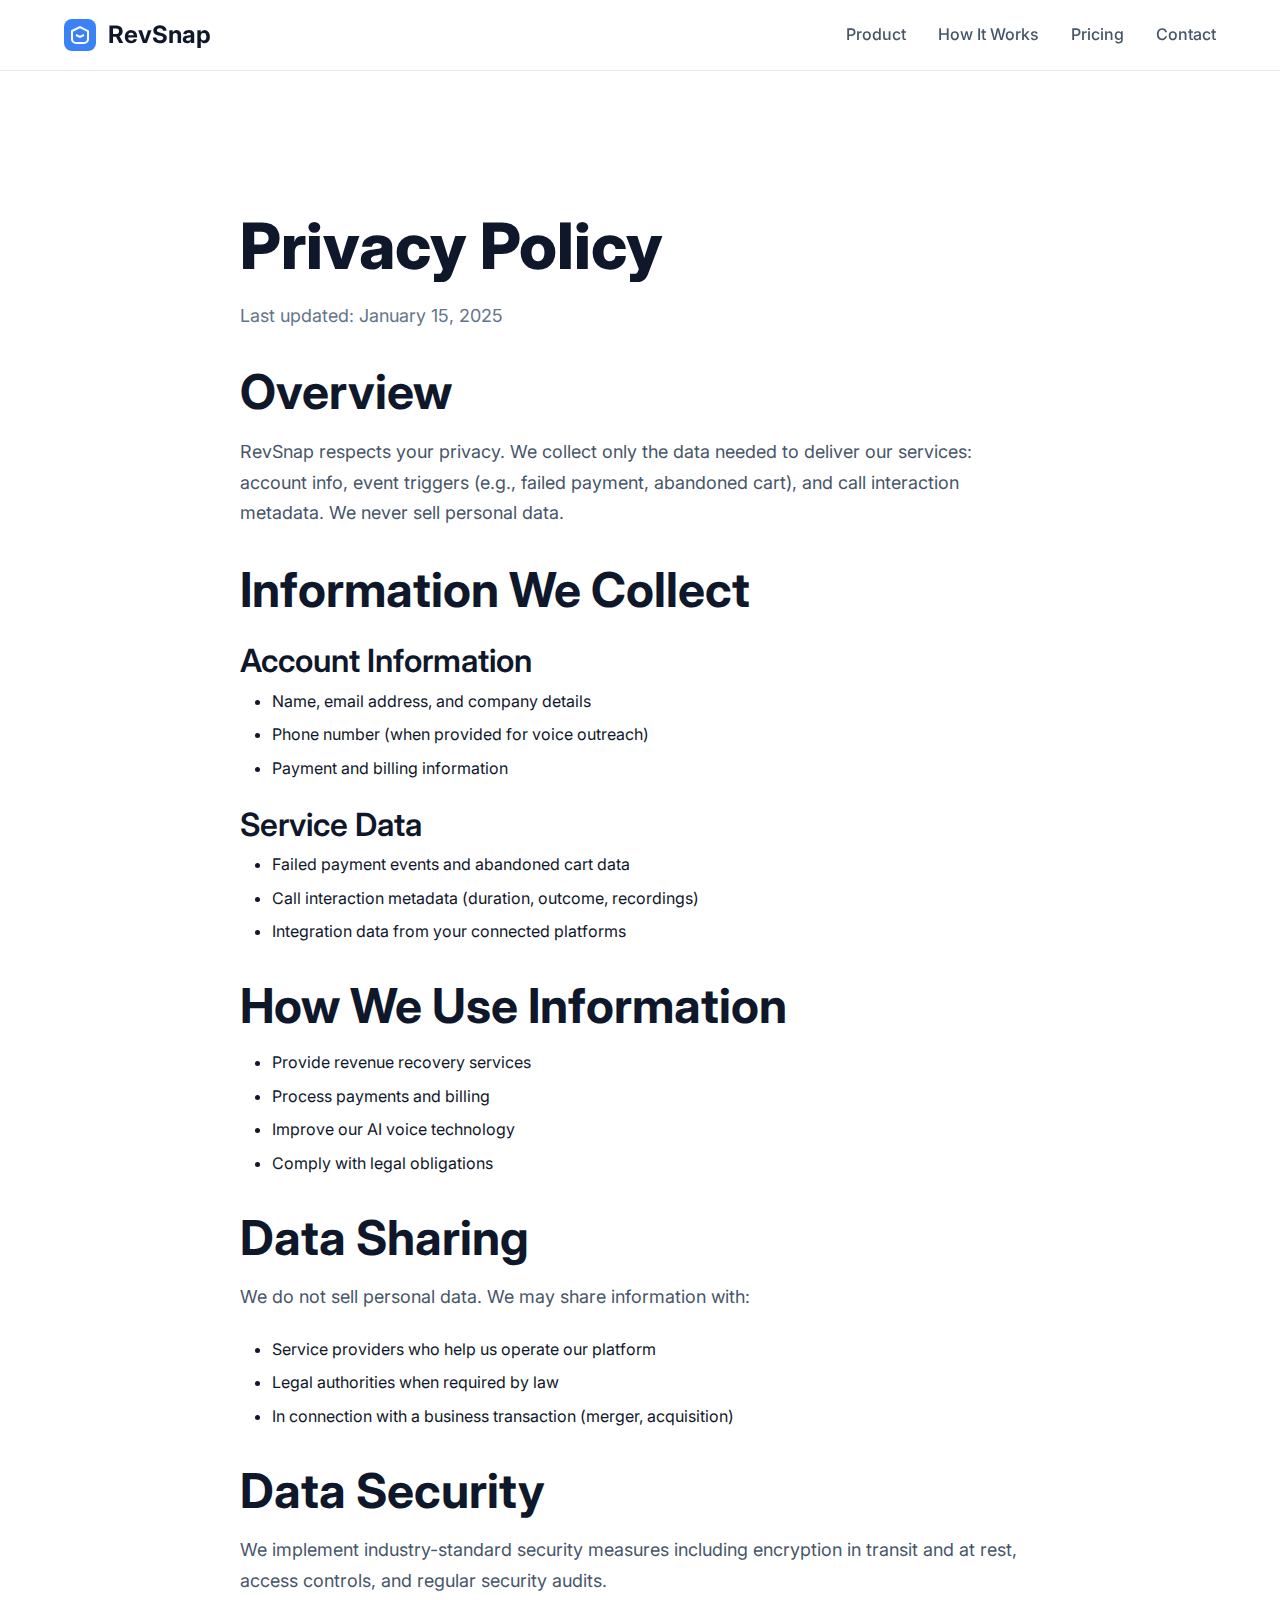
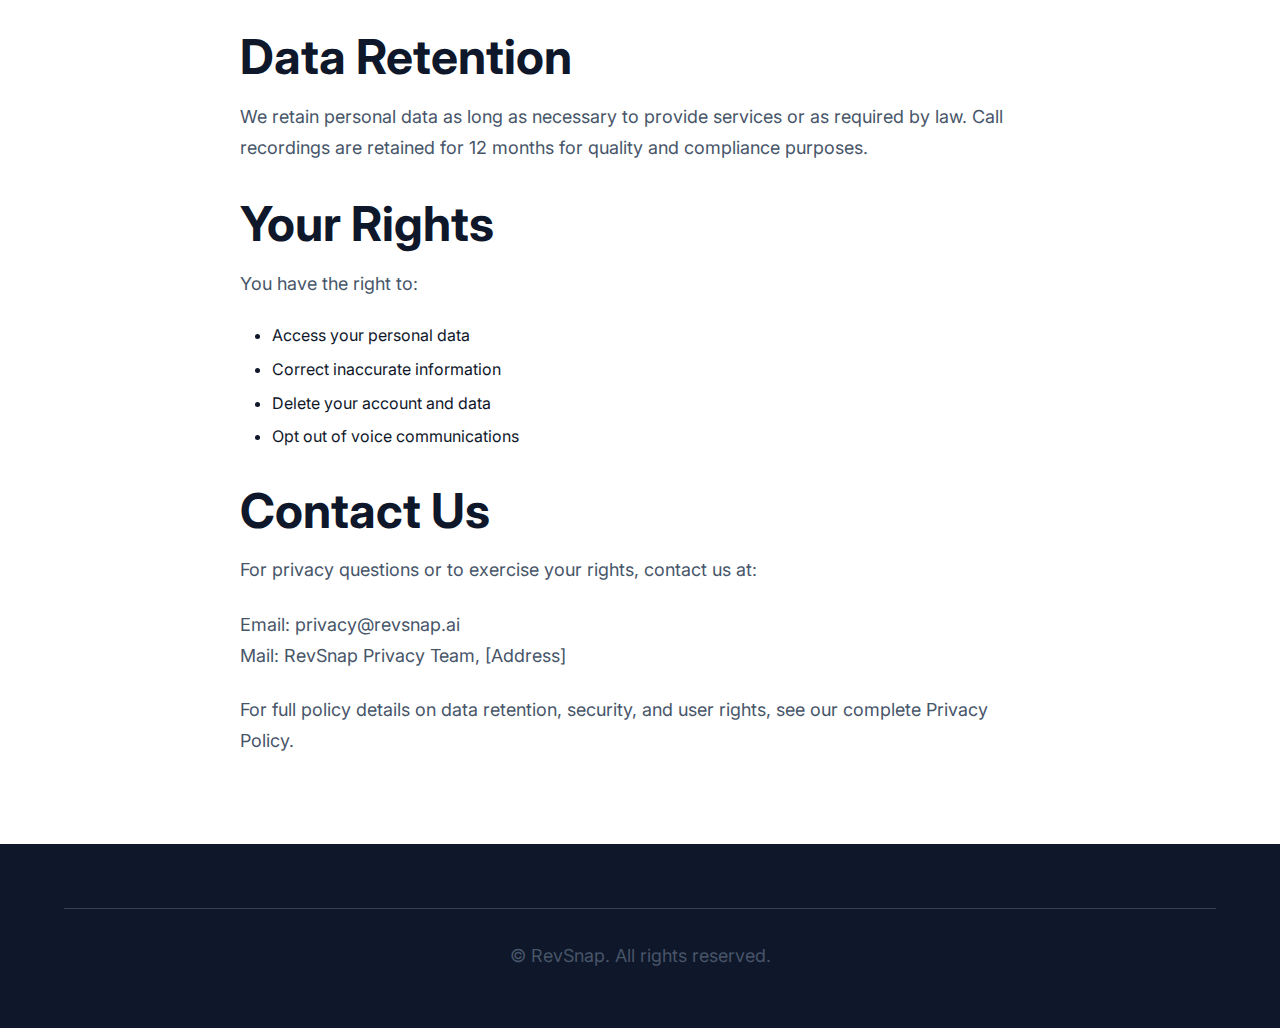
<file: legal/privacy.html>
<!DOCTYPE html>
<html lang="en">
<head>
    <meta charset="UTF-8">
    <meta name="viewport" content="width=device-width, initial-scale=1.0">
    <title>Privacy Policy — RevSnap</title>
    <meta name="description" content="RevSnap's privacy policy. We respect your privacy and only collect data needed to deliver our revenue recovery services.">
    <link rel="canonical" href="https://revsnap.ai/legal/privacy">
    <link rel="icon" type="image/x-icon" href="/assets/images/favicon.ico">
    <link rel="preconnect" href="https://fonts.googleapis.com">
    <link rel="preconnect" href="https://fonts.gstatic.com" crossorigin>
    <link href="https://fonts.googleapis.com/css2?family=Inter:wght@400;500;600;700&display=swap" rel="stylesheet">
    <link rel="stylesheet" href="/assets/css/styles.css">
</head>
<body>
    <header class="header">
        <nav class="nav">
            <div class="nav-container">
                <div class="nav-brand">
                    <a href="/" class="logo">
                        <svg width="32" height="32" viewBox="0 0 32 32" fill="none">
                            <rect width="32" height="32" rx="8" fill="#3B82F6"/>
                            <path d="M8 12L16 8L24 12V20C24 22.2091 22.2091 24 20 24H12C9.79086 24 8 22.2091 8 20V12Z" stroke="white" stroke-width="2"/>
                            <path d="M12 16L16 18L20 16" stroke="white" stroke-width="2"/>
                        </svg>
                        RevSnap
                    </a>
                </div>
                <div class="nav-links">
                    <a href="/#product">Product</a>
                    <a href="/#how-it-works">How It Works</a>
                    <a href="/#pricing">Pricing</a>
                    <a href="/contact">Contact</a>
                </div>
            </div>
        </nav>
    </header>

    <main>
        <section class="legal-page">
            <div class="container">
                <div class="legal-content">
                    <h1>Privacy Policy</h1>
                    <p class="last-updated">Last updated: January 15, 2025</p>
                    
                    <h2>Overview</h2>
                    <p>RevSnap respects your privacy. We collect only the data needed to deliver our services: account info, event triggers (e.g., failed payment, abandoned cart), and call interaction metadata. We never sell personal data.</p>
                    
                    <h2>Information We Collect</h2>
                    <h3>Account Information</h3>
                    <ul>
                        <li>Name, email address, and company details</li>
                        <li>Phone number (when provided for voice outreach)</li>
                        <li>Payment and billing information</li>
                    </ul>
                    
                    <h3>Service Data</h3>
                    <ul>
                        <li>Failed payment events and abandoned cart data</li>
                        <li>Call interaction metadata (duration, outcome, recordings)</li>
                        <li>Integration data from your connected platforms</li>
                    </ul>
                    
                    <h2>How We Use Information</h2>
                    <ul>
                        <li>Provide revenue recovery services</li>
                        <li>Process payments and billing</li>
                        <li>Improve our AI voice technology</li>
                        <li>Comply with legal obligations</li>
                    </ul>
                    
                    <h2>Data Sharing</h2>
                    <p>We do not sell personal data. We may share information with:</p>
                    <ul>
                        <li>Service providers who help us operate our platform</li>
                        <li>Legal authorities when required by law</li>
                        <li>In connection with a business transaction (merger, acquisition)</li>
                    </ul>
                    
                    <h2>Data Security</h2>
                    <p>We implement industry-standard security measures including encryption in transit and at rest, access controls, and regular security audits.</p>
                    
                    <h2>Data Retention</h2>
                    <p>We retain personal data as long as necessary to provide services or as required by law. Call recordings are retained for 12 months for quality and compliance purposes.</p>
                    
                    <h2>Your Rights</h2>
                    <p>You have the right to:</p>
                    <ul>
                        <li>Access your personal data</li>
                        <li>Correct inaccurate information</li>
                        <li>Delete your account and data</li>
                        <li>Opt out of voice communications</li>
                    </ul>
                    
                    <h2>Contact Us</h2>
                    <p>For privacy questions or to exercise your rights, contact us at:</p>
                    <p>Email: privacy@revsnap.ai<br>
                    Mail: RevSnap Privacy Team, [Address]</p>
                    
                    <p>For full policy details on data retention, security, and user rights, see our complete Privacy Policy.</p>
                </div>
            </div>
        </section>
    </main>

    <footer class="footer">
        <div class="container">
            <div class="footer-bottom">
                <p>&copy; RevSnap. All rights reserved.</p>
            </div>
        </div>
    </footer>

    <style>
    .legal-page { padding: 8rem 0 4rem; margin-top: 5rem; background: white; }
    .legal-content { max-width: 800px; margin: 0 auto; }
    .last-updated { color: #64748B; margin-bottom: 2rem; }
    .legal-content h2 { margin-top: 2rem; margin-bottom: 1rem; }
    .legal-content h3 { margin-top: 1.5rem; margin-bottom: 0.5rem; }
    .legal-content ul { margin-bottom: 1.5rem; padding-left: 2rem; }
    .legal-content li { margin-bottom: 0.5rem; }
    </style>
</body>
</html>
</file>
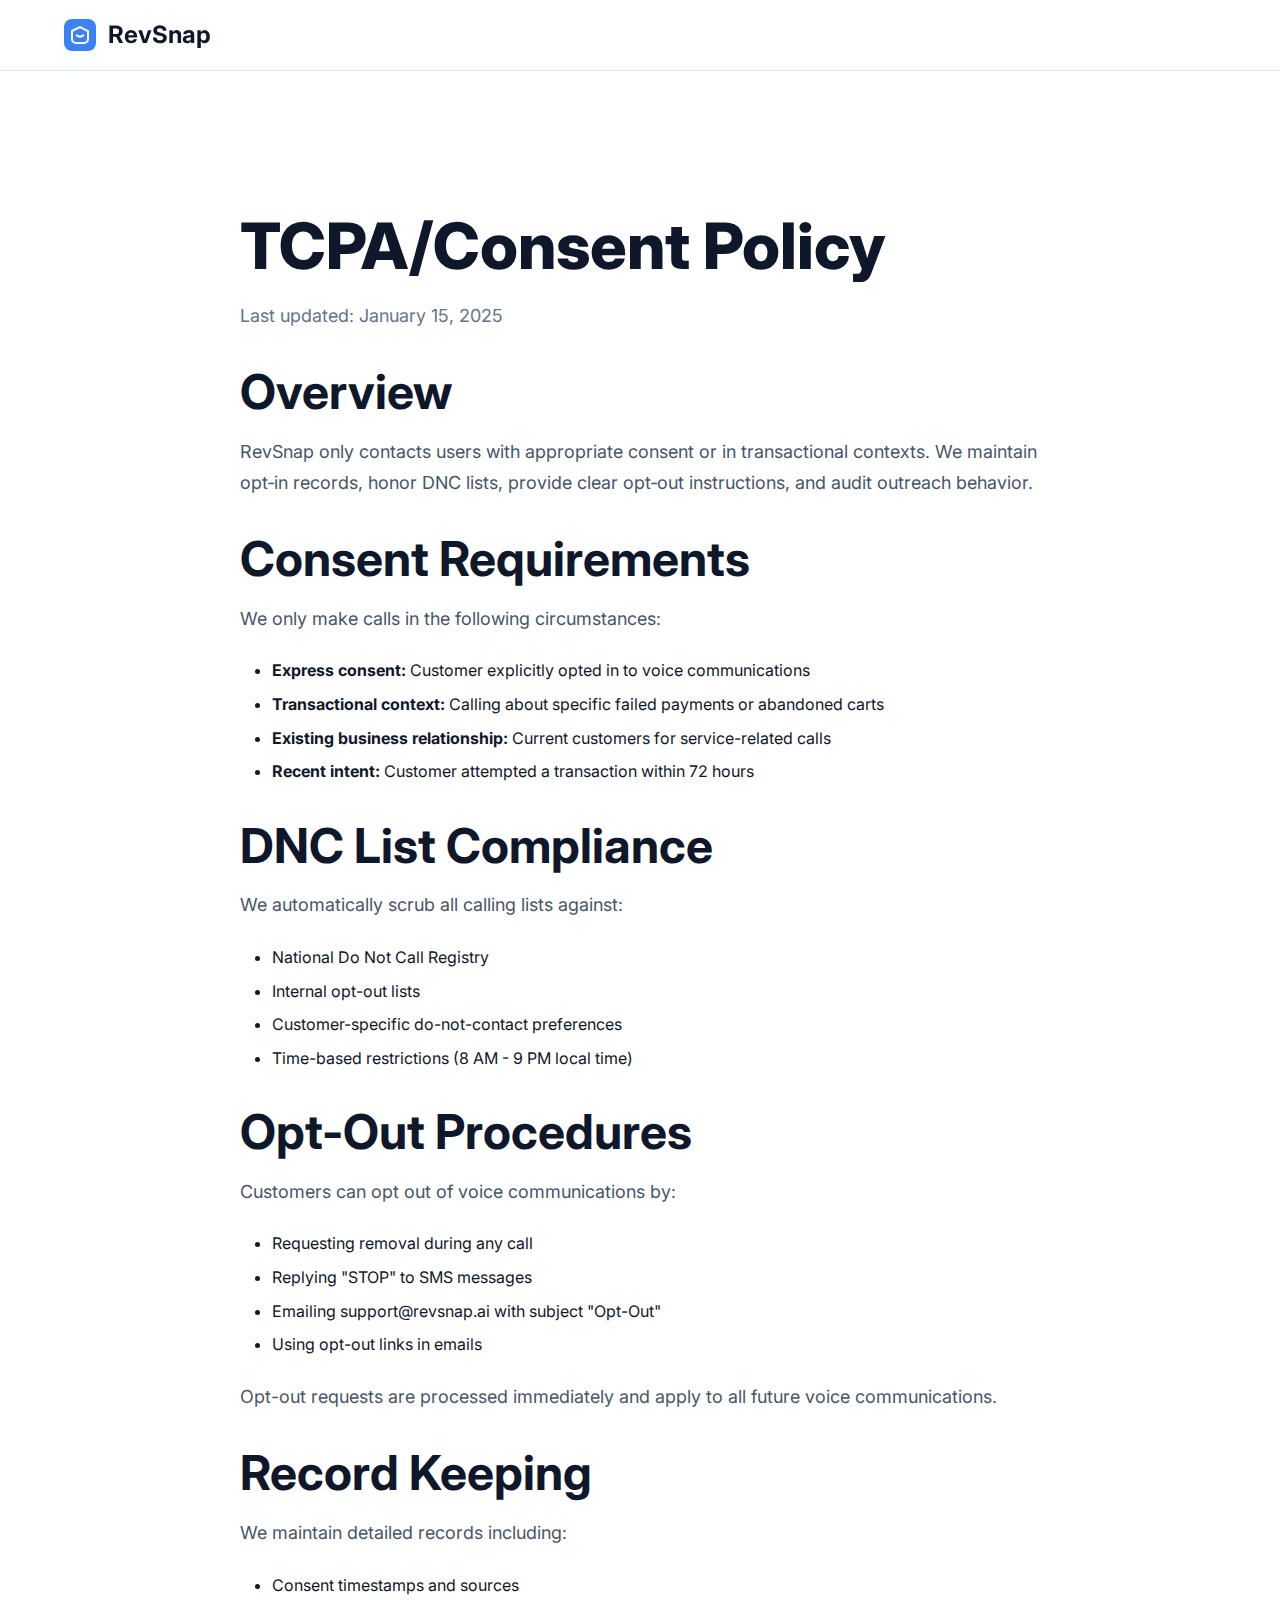
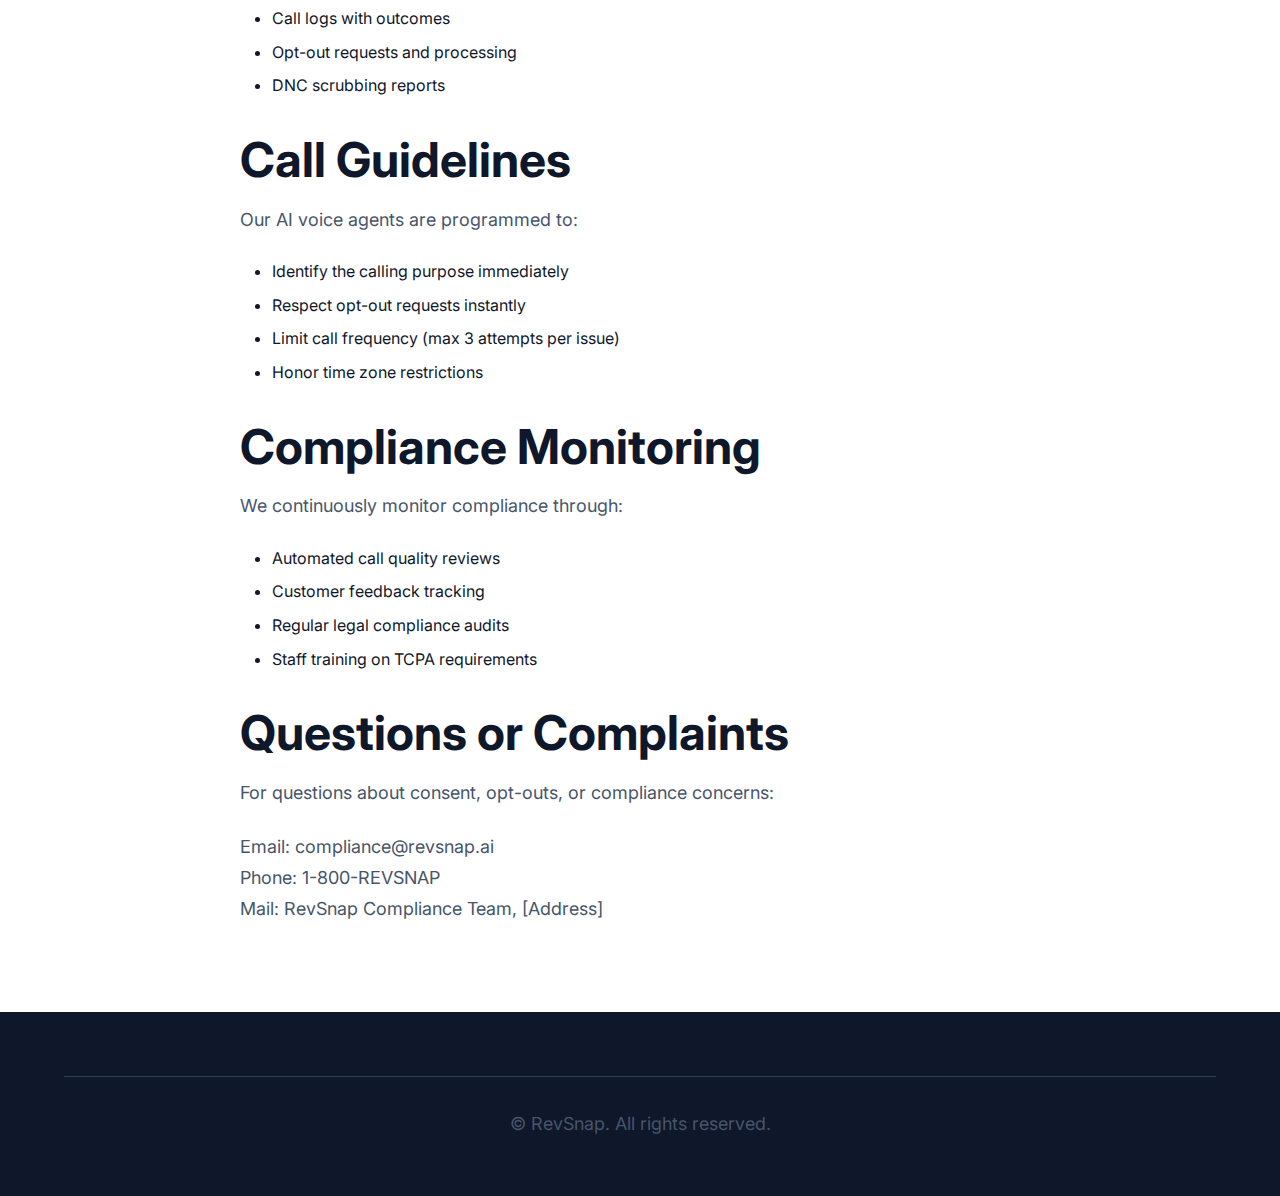
<file: legal/tcpa.html>
<!DOCTYPE html>
<html lang="en">
<head>
    <meta charset="UTF-8">
    <meta name="viewport" content="width=device-width, initial-scale=1.0">
    <title>TCPA/Consent Policy — RevSnap</title>
    <meta name="description" content="RevSnap's TCPA compliance policy. We only contact users with appropriate consent and honor DNC lists.">
    <link rel="canonical" href="https://revsnap.ai/legal/tcpa">
    <link rel="icon" type="image/x-icon" href="/assets/images/favicon.ico">
    <link rel="preconnect" href="https://fonts.googleapis.com">
    <link rel="preconnect" href="https://fonts.gstatic.com" crossorigin>
    <link href="https://fonts.googleapis.com/css2?family=Inter:wght@400;500;600;700&display=swap" rel="stylesheet">
    <link rel="stylesheet" href="/assets/css/styles.css">
</head>
<body>
    <header class="header">
        <nav class="nav">
            <div class="nav-container">
                <div class="nav-brand">
                    <a href="/" class="logo">
                        <svg width="32" height="32" viewBox="0 0 32 32" fill="none">
                            <rect width="32" height="32" rx="8" fill="#3B82F6"/>
                            <path d="M8 12L16 8L24 12V20C24 22.2091 22.2091 24 20 24H12C9.79086 24 8 22.2091 8 20V12Z" stroke="white" stroke-width="2"/>
                            <path d="M12 16L16 18L20 16" stroke="white" stroke-width="2"/>
                        </svg>
                        RevSnap
                    </a>
                </div>
            </div>
        </nav>
    </header>

    <main>
        <section class="legal-page">
            <div class="container">
                <div class="legal-content">
                    <h1>TCPA/Consent Policy</h1>
                    <p class="last-updated">Last updated: January 15, 2025</p>
                    
                    <h2>Overview</h2>
                    <p>RevSnap only contacts users with appropriate consent or in transactional contexts. We maintain opt‑in records, honor DNC lists, provide clear opt‑out instructions, and audit outreach behavior.</p>
                    
                    <h2>Consent Requirements</h2>
                    <p>We only make calls in the following circumstances:</p>
                    <ul>
                        <li><strong>Express consent:</strong> Customer explicitly opted in to voice communications</li>
                        <li><strong>Transactional context:</strong> Calling about specific failed payments or abandoned carts</li>
                        <li><strong>Existing business relationship:</strong> Current customers for service-related calls</li>
                        <li><strong>Recent intent:</strong> Customer attempted a transaction within 72 hours</li>
                    </ul>
                    
                    <h2>DNC List Compliance</h2>
                    <p>We automatically scrub all calling lists against:</p>
                    <ul>
                        <li>National Do Not Call Registry</li>
                        <li>Internal opt-out lists</li>
                        <li>Customer-specific do-not-contact preferences</li>
                        <li>Time-based restrictions (8 AM - 9 PM local time)</li>
                    </ul>
                    
                    <h2>Opt-Out Procedures</h2>
                    <p>Customers can opt out of voice communications by:</p>
                    <ul>
                        <li>Requesting removal during any call</li>
                        <li>Replying "STOP" to SMS messages</li>
                        <li>Emailing support@revsnap.ai with subject "Opt-Out"</li>
                        <li>Using opt-out links in emails</li>
                    </ul>
                    
                    <p>Opt-out requests are processed immediately and apply to all future voice communications.</p>
                    
                    <h2>Record Keeping</h2>
                    <p>We maintain detailed records including:</p>
                    <ul>
                        <li>Consent timestamps and sources</li>
                        <li>Call logs with outcomes</li>
                        <li>Opt-out requests and processing</li>
                        <li>DNC scrubbing reports</li>
                    </ul>
                    
                    <h2>Call Guidelines</h2>
                    <p>Our AI voice agents are programmed to:</p>
                    <ul>
                        <li>Identify the calling purpose immediately</li>
                        <li>Respect opt-out requests instantly</li>
                        <li>Limit call frequency (max 3 attempts per issue)</li>
                        <li>Honor time zone restrictions</li>
                    </ul>
                    
                    <h2>Compliance Monitoring</h2>
                    <p>We continuously monitor compliance through:</p>
                    <ul>
                        <li>Automated call quality reviews</li>
                        <li>Customer feedback tracking</li>
                        <li>Regular legal compliance audits</li>
                        <li>Staff training on TCPA requirements</li>
                    </ul>
                    
                    <h2>Questions or Complaints</h2>
                    <p>For questions about consent, opt-outs, or compliance concerns:</p>
                    <p>Email: compliance@revsnap.ai<br>
                    Phone: 1-800-REVSNAP<br>
                    Mail: RevSnap Compliance Team, [Address]</p>
                </div>
            </div>
        </section>
    </main>

    <footer class="footer">
        <div class="container">
            <div class="footer-bottom">
                <p>&copy; RevSnap. All rights reserved.</p>
            </div>
        </div>
    </footer>

    <style>
    .legal-page { padding: 8rem 0 4rem; margin-top: 5rem; background: white; }
    .legal-content { max-width: 800px; margin: 0 auto; }
    .last-updated { color: #64748B; margin-bottom: 2rem; }
    .legal-content h2 { margin-top: 2rem; margin-bottom: 1rem; }
    .legal-content ul { margin-bottom: 1.5rem; padding-left: 2rem; }
    .legal-content li { margin-bottom: 0.5rem; }
    </style>
</body>
</html>
</file>
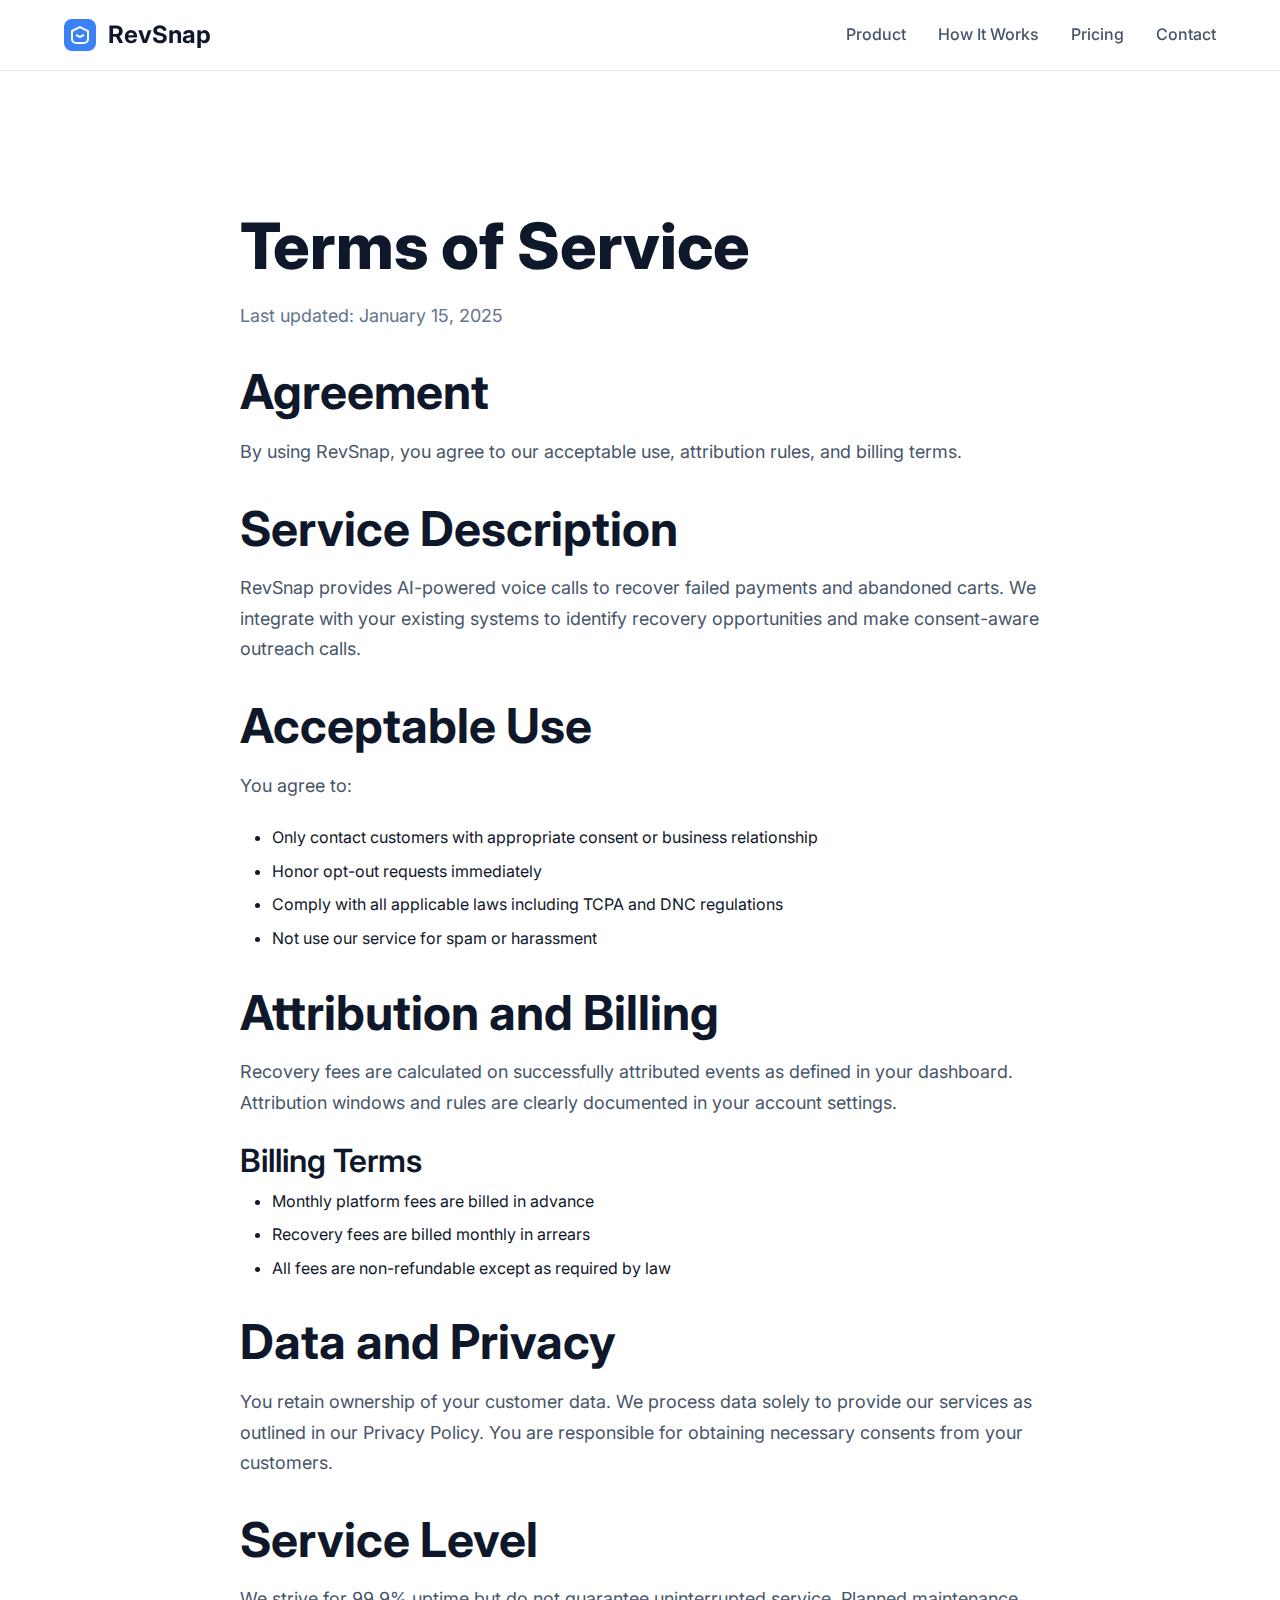
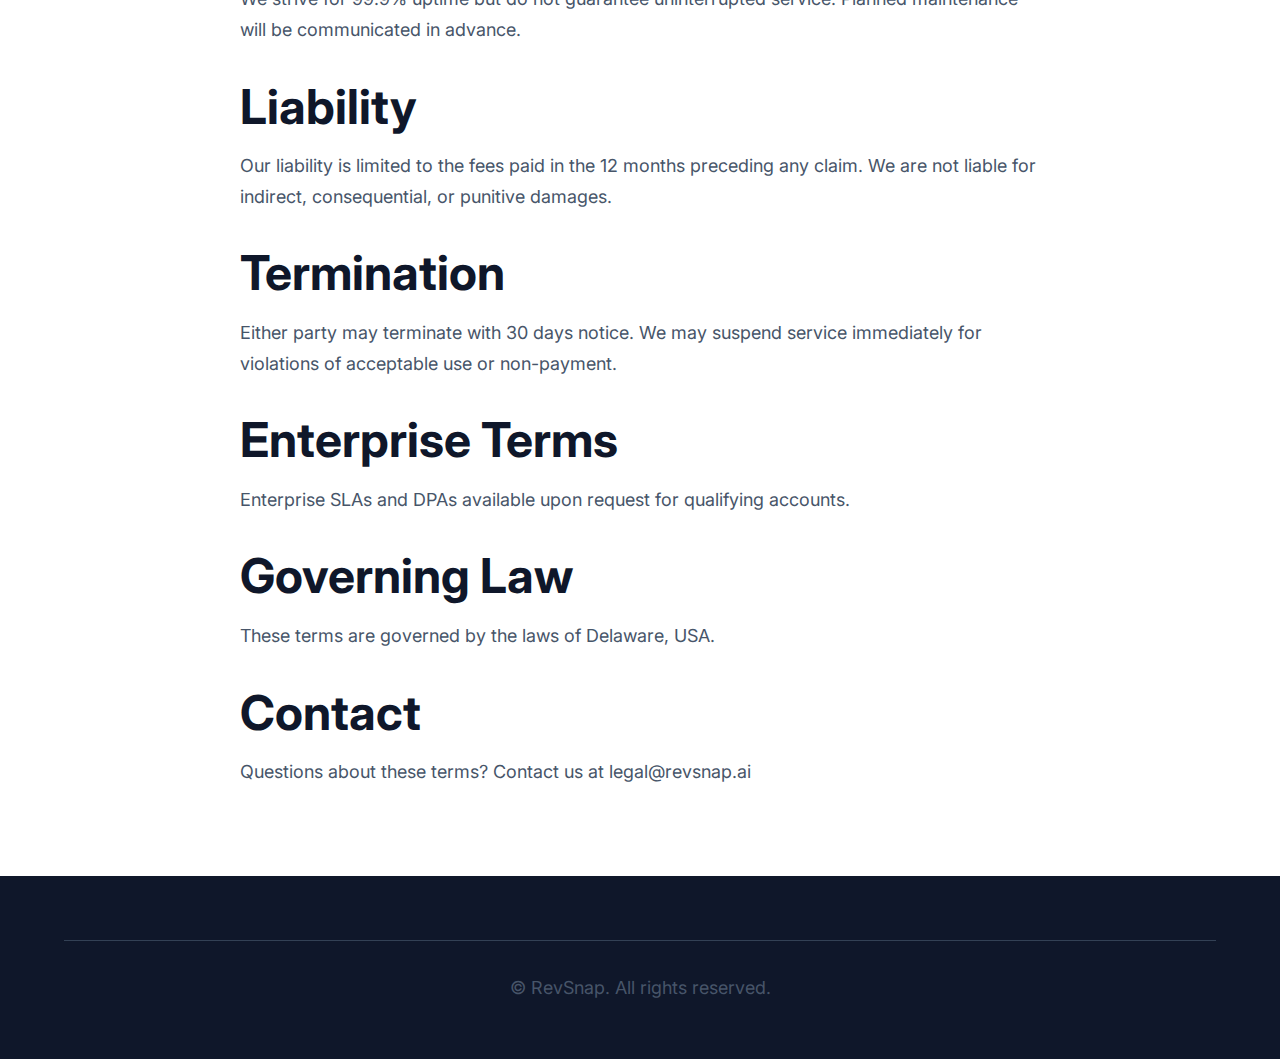
<file: legal/terms.html>
<!DOCTYPE html>
<html lang="en">
<head>
    <meta charset="UTF-8">
    <meta name="viewport" content="width=device-width, initial-scale=1.0">
    <title>Terms of Service — RevSnap</title>
    <meta name="description" content="RevSnap's terms of service including acceptable use, attribution rules, and billing terms.">
    <link rel="canonical" href="https://revsnap.ai/legal/terms">
    <link rel="icon" type="image/x-icon" href="/assets/images/favicon.ico">
    <link rel="preconnect" href="https://fonts.googleapis.com">
    <link rel="preconnect" href="https://fonts.gstatic.com" crossorigin>
    <link href="https://fonts.googleapis.com/css2?family=Inter:wght@400;500;600;700&display=swap" rel="stylesheet">
    <link rel="stylesheet" href="/assets/css/styles.css">
</head>
<body>
    <header class="header">
        <nav class="nav">
            <div class="nav-container">
                <div class="nav-brand">
                    <a href="/" class="logo">
                        <svg width="32" height="32" viewBox="0 0 32 32" fill="none">
                            <rect width="32" height="32" rx="8" fill="#3B82F6"/>
                            <path d="M8 12L16 8L24 12V20C24 22.2091 22.2091 24 20 24H12C9.79086 24 8 22.2091 8 20V12Z" stroke="white" stroke-width="2"/>
                            <path d="M12 16L16 18L20 16" stroke="white" stroke-width="2"/>
                        </svg>
                        RevSnap
                    </a>
                </div>
                <div class="nav-links">
                    <a href="/#product">Product</a>
                    <a href="/#how-it-works">How It Works</a>
                    <a href="/#pricing">Pricing</a>
                    <a href="/contact">Contact</a>
                </div>
            </div>
        </nav>
    </header>

    <main>
        <section class="legal-page">
            <div class="container">
                <div class="legal-content">
                    <h1>Terms of Service</h1>
                    <p class="last-updated">Last updated: January 15, 2025</p>
                    
                    <h2>Agreement</h2>
                    <p>By using RevSnap, you agree to our acceptable use, attribution rules, and billing terms.</p>
                    
                    <h2>Service Description</h2>
                    <p>RevSnap provides AI-powered voice calls to recover failed payments and abandoned carts. We integrate with your existing systems to identify recovery opportunities and make consent-aware outreach calls.</p>
                    
                    <h2>Acceptable Use</h2>
                    <p>You agree to:</p>
                    <ul>
                        <li>Only contact customers with appropriate consent or business relationship</li>
                        <li>Honor opt-out requests immediately</li>
                        <li>Comply with all applicable laws including TCPA and DNC regulations</li>
                        <li>Not use our service for spam or harassment</li>
                    </ul>
                    
                    <h2>Attribution and Billing</h2>
                    <p>Recovery fees are calculated on successfully attributed events as defined in your dashboard. Attribution windows and rules are clearly documented in your account settings.</p>
                    
                    <h3>Billing Terms</h3>
                    <ul>
                        <li>Monthly platform fees are billed in advance</li>
                        <li>Recovery fees are billed monthly in arrears</li>
                        <li>All fees are non-refundable except as required by law</li>
                    </ul>
                    
                    <h2>Data and Privacy</h2>
                    <p>You retain ownership of your customer data. We process data solely to provide our services as outlined in our Privacy Policy. You are responsible for obtaining necessary consents from your customers.</p>
                    
                    <h2>Service Level</h2>
                    <p>We strive for 99.9% uptime but do not guarantee uninterrupted service. Planned maintenance will be communicated in advance.</p>
                    
                    <h2>Liability</h2>
                    <p>Our liability is limited to the fees paid in the 12 months preceding any claim. We are not liable for indirect, consequential, or punitive damages.</p>
                    
                    <h2>Termination</h2>
                    <p>Either party may terminate with 30 days notice. We may suspend service immediately for violations of acceptable use or non-payment.</p>
                    
                    <h2>Enterprise Terms</h2>
                    <p>Enterprise SLAs and DPAs available upon request for qualifying accounts.</p>
                    
                    <h2>Governing Law</h2>
                    <p>These terms are governed by the laws of Delaware, USA.</p>
                    
                    <h2>Contact</h2>
                    <p>Questions about these terms? Contact us at legal@revsnap.ai</p>
                </div>
            </div>
        </section>
    </main>

    <footer class="footer">
        <div class="container">
            <div class="footer-bottom">
                <p>&copy; RevSnap. All rights reserved.</p>
            </div>
        </div>
    </footer>

    <style>
    .legal-page { padding: 8rem 0 4rem; margin-top: 5rem; background: white; }
    .legal-content { max-width: 800px; margin: 0 auto; }
    .last-updated { color: #64748B; margin-bottom: 2rem; }
    .legal-content h2 { margin-top: 2rem; margin-bottom: 1rem; }
    .legal-content h3 { margin-top: 1.5rem; margin-bottom: 0.5rem; }
    .legal-content ul { margin-bottom: 1.5rem; padding-left: 2rem; }
    .legal-content li { margin-bottom: 0.5rem; }
    </style>
</body>
</html>
</file>
<file: assets/css/styles.css>
/* RevSnap CSS - Modern SaaS Design System */

/* CSS Reset & Base */
*,
*::before,
*::after {
    box-sizing: border-box;
    margin: 0;
    padding: 0;
}

html {
    scroll-behavior: smooth;
}

body {
    font-family: 'Inter', -apple-system, BlinkMacSystemFont, 'Segoe UI', Roboto, sans-serif;
    line-height: 1.6;
    color: #0F172A;
    background: #FFFFFF;
    font-size: 16px;
    overflow-x: hidden;
}

/* Typography */
h1, h2, h3, h4, h5, h6 {
    font-family: 'Inter', -apple-system, BlinkMacSystemFont, 'Segoe UI', Roboto, sans-serif;
    font-weight: 700;
    line-height: 1.2;
    margin-bottom: 1rem;
    color: #0F172A;
}

h1 {
    font-size: clamp(2.5rem, 5vw, 4rem);
    font-weight: 800;
}

h2 {
    font-size: clamp(2rem, 4vw, 3rem);
    font-weight: 700;
}

h3 {
    font-size: clamp(1.5rem, 3vw, 2rem);
    font-weight: 600;
}

p {
    font-size: 1.125rem;
    line-height: 1.7;
    color: #475569;
    margin-bottom: 1.5rem;
}

a {
    text-decoration: none;
    color: #3B82F6;
    transition: all 0.2s ease;
}

a:hover {
    color: #2563EB;
}

.link-arrow {
    display: inline-flex;
    align-items: center;
    gap: 0.5rem;
    color: #3B82F6;
    font-weight: 500;
    text-decoration: none;
    transition: all 0.2s ease;
}

.link-arrow:hover {
    color: #2563EB;
    transform: translateX(4px);
}

.link-arrow::after {
    content: '→';
    font-size: 1.2em;
    transition: transform 0.2s ease;
}

.link-arrow:hover::after {
    transform: translateX(4px);
}

/* Layout */
.container {
    max-width: 1200px;
    margin: 0 auto;
    padding: 0 1.5rem;
}

.section-content {
    max-width: 800px;
    margin: 0 auto;
}

.text-center {
    text-align: center;
}

.w-full {
    width: 100%;
}

/* Buttons */
.btn {
    display: inline-flex;
    align-items: center;
    justify-content: center;
    gap: 0.5rem;
    padding: 0.75rem 1.5rem;
    border: none;
    border-radius: 0.5rem;
    font-size: 1rem;
    font-weight: 600;
    text-decoration: none;
    cursor: pointer;
    transition: all 0.2s ease;
    white-space: nowrap;
}

.btn-primary {
    background: #3B82F6;
    color: white;
    box-shadow: 0 1px 2px 0 rgba(0, 0, 0, 0.05);
}

.btn-primary:hover {
    background: #2563EB;
    color: white;
    transform: translateY(-1px);
    box-shadow: 0 4px 12px 0 rgba(59, 130, 246, 0.4);
}

.btn-outline {
    background: transparent;
    color: #3B82F6;
    border: 2px solid #3B82F6;
}

.btn-outline:hover {
    background: #3B82F6;
    color: white;
    transform: translateY(-1px);
}

.btn-lg {
    padding: 1rem 2rem;
    font-size: 1.125rem;
}

.btn:disabled {
    opacity: 0.5;
    cursor: not-allowed;
    transform: none;
}

/* Navigation */
.header {
    position: fixed;
    top: 0;
    width: 100%;
    background: rgba(255, 255, 255, 0.95);
    backdrop-filter: blur(10px);
    border-bottom: 1px solid #E2E8F0;
    z-index: 1000;
}

.nav {
    padding: 1rem 0;
}

.nav-container {
    display: flex;
    align-items: center;
    justify-content: space-between;
    max-width: 1200px;
    margin: 0 auto;
    padding: 0 1.5rem;
}

.nav-brand .logo {
    display: flex;
    align-items: center;
    gap: 0.75rem;
    font-size: 1.5rem;
    font-weight: 700;
    color: #0F172A;
    text-decoration: none;
}

.nav-links {
    display: flex;
    align-items: center;
    gap: 2rem;
}

.nav-links a {
    font-weight: 500;
    color: #475569;
    text-decoration: none;
    transition: color 0.2s ease;
}

.nav-links a:hover {
    color: #3B82F6;
}

.nav-cta {
    display: flex;
    align-items: center;
    gap: 1rem;
}

.nav-toggle {
    display: none;
    flex-direction: column;
    gap: 4px;
    background: none;
    border: none;
    cursor: pointer;
    padding: 0.5rem;
}

.nav-toggle span {
    width: 20px;
    height: 2px;
    background: #475569;
    transition: all 0.3s ease;
}

/* Mobile Menu */
.mobile-menu {
    display: none;
    position: fixed;
    top: 0;
    left: 0;
    width: 100%;
    height: 100vh;
    background: rgba(15, 23, 42, 0.95);
    backdrop-filter: blur(10px);
    z-index: 999;
    opacity: 0;
    visibility: hidden;
    transition: all 0.3s ease;
}

.mobile-menu.active {
    opacity: 1;
    visibility: visible;
}

.mobile-menu-content {
    display: flex;
    flex-direction: column;
    align-items: center;
    justify-content: center;
    height: 100%;
    gap: 2rem;
}

.mobile-menu-content a {
    color: white;
    font-size: 1.5rem;
    font-weight: 600;
    text-decoration: none;
}

.mobile-cta {
    display: flex;
    flex-direction: column;
    gap: 1rem;
    margin-top: 2rem;
}

/* Sections */
section {
    padding: 6rem 0;
}

.hero {
    padding: 8rem 0 6rem;
    margin-top: 5rem;
    background: linear-gradient(135deg, #F8FAFC 0%, #F1F5F9 100%);
}

.hero-content {
    text-align: center;
    margin-bottom: 4rem;
}

.eyebrow {
    display: inline-block;
    padding: 0.5rem 1rem;
    background: #EFF6FF;
    color: #3B82F6;
    border-radius: 2rem;
    font-size: 0.875rem;
    font-weight: 600;
    margin-bottom: 2rem;
}

.hero-title {
    margin-bottom: 1.5rem;
}

.hero-subtitle {
    font-size: 1.25rem;
    color: #475569;
    max-width: 700px;
    margin: 0 auto 3rem;
}

.hero-cta {
    display: flex;
    align-items: center;
    justify-content: center;
    gap: 1rem;
    flex-wrap: wrap;
    margin-bottom: 4rem;
}

.trust-badges {
    opacity: 0.7;
}

.trust-logos {
    display: flex;
    align-items: center;
    justify-content: center;
    gap: 2rem;
    flex-wrap: wrap;
}

.trust-logos img {
    height: 32px;
    opacity: 0.6;
    filter: grayscale(100%);
    transition: all 0.2s ease;
}

.trust-logos img:hover {
    opacity: 1;
    filter: grayscale(0%);
}

/* Hero Visual */
.hero-visual {
    max-width: 900px;
    margin: 0 auto;
}

.hero-mockup {
    display: grid;
    grid-template-columns: 1fr 1fr;
    gap: 3rem;
    padding: 2rem;
    background: white;
    border-radius: 1rem;
    box-shadow: 0 10px 50px rgba(0, 0, 0, 0.1);
}

.mockup-left,
.mockup-right {
    display: flex;
    align-items: center;
    justify-content: space-between;
    gap: 1rem;
}

.flow-step {
    display: flex;
    flex-direction: column;
    align-items: center;
    gap: 0.5rem;
    flex: 1;
}

.step-icon {
    width: 3rem;
    height: 3rem;
    display: flex;
    align-items: center;
    justify-content: center;
    border-radius: 50%;
    font-size: 1.5rem;
    background: #F1F5F9;
    border: 2px solid #E2E8F0;
}

.step-icon.failed {
    background: #FEF2F2;
    border-color: #FECACA;
}

.step-icon.cart {
    background: #FEF3C7;
    border-color: #FDE68A;
}

.step-icon.ai {
    background: #3B82F6;
    border-color: #3B82F6;
    color: white;
}

.step-icon.success {
    background: #DCFCE7;
    border-color: #BBF7D0;
}

.step-text {
    font-size: 0.875rem;
    font-weight: 600;
    text-align: center;
    color: #475569;
}

.flow-arrow {
    font-size: 1.5rem;
    color: #94A3B8;
    font-weight: bold;
}

/* Problem Section */
.problem {
    background: white;
}

.problem-grid {
    display: grid;
    grid-template-columns: repeat(auto-fit, minmax(250px, 1fr));
    gap: 2rem;
    margin: 3rem 0;
}

.problem-item {
    display: flex;
    align-items: center;
    gap: 1rem;
    padding: 1.5rem;
    background: #F8FAFC;
    border-radius: 0.75rem;
    border-left: 4px solid #EF4444;
}

.problem-icon {
    font-size: 1.5rem;
}

.problem-text {
    font-weight: 500;
    color: #475569;
}

.callout {
    text-align: center;
    font-size: 1.5rem;
    font-weight: 700;
    color: #3B82F6;
    padding: 2rem;
    background: #EFF6FF;
    border-radius: 1rem;
    margin-top: 3rem;
}

/* What RevSnap Does */
.what-revsnap-does {
    background: #F8FAFC;
}

.two-column {
    display: grid;
    grid-template-columns: 1fr 1fr;
    gap: 4rem;
    margin: 3rem 0;
}

.column h3 {
    color: #3B82F6;
    margin-bottom: 1.5rem;
}

.column ul {
    list-style: none;
    space-y: 1rem;
}

.column li {
    display: flex;
    align-items: flex-start;
    gap: 0.75rem;
    margin-bottom: 1rem;
    font-size: 1.125rem;
    color: #475569;
}

.column li::before {
    content: '✓';
    color: #22C55E;
    font-weight: bold;
    flex-shrink: 0;
    margin-top: 0.125rem;
}

.note {
    font-style: italic;
    color: #64748B;
    text-align: center;
    margin-top: 2rem;
}

/* How It Works */
.how-it-works {
    background: white;
}

.steps-grid {
    display: grid;
    grid-template-columns: repeat(auto-fit, minmax(300px, 1fr));
    gap: 3rem;
    margin: 4rem 0;
}

.step {
    text-align: center;
    padding: 2rem;
    border-radius: 1rem;
    background: #F8FAFC;
    border: 2px solid transparent;
    transition: all 0.3s ease;
}

.step:hover {
    border-color: #3B82F6;
    transform: translateY(-4px);
    box-shadow: 0 10px 30px rgba(59, 130, 246, 0.1);
}

.step-number {
    display: inline-flex;
    align-items: center;
    justify-content: center;
    width: 3rem;
    height: 3rem;
    background: #3B82F6;
    color: white;
    border-radius: 50%;
    font-size: 1.5rem;
    font-weight: bold;
    margin-bottom: 1.5rem;
}

.step h3 {
    color: #0F172A;
    margin-bottom: 1rem;
}

.step p {
    color: #475569;
    margin-bottom: 0;
}

/* Data Flow Diagram */
.data-flow-diagram {
    margin: 4rem 0;
    text-align: center;
}

.flow-svg {
    width: 100%;
    max-width: 800px;
    height: 200px;
}

.diagram-text {
    font-family: 'Inter', sans-serif;
    font-size: 14px;
    font-weight: 600;
    fill: #475569;
}

.diagram-text.white {
    fill: white;
}

.diagram-text.small {
    font-size: 12px;
    font-weight: 500;
}

/* Demo Widget */
.demo-widget {
    background: linear-gradient(135deg, #3B82F6 0%, #2563EB 100%);
    color: white;
}

.demo-widget h2,
.demo-widget p {
    color: white;
}

.subtext {
    font-size: 0.875rem;
    opacity: 0.8;
    margin-top: 1rem;
}

/* Results Section */
.results {
    background: white;
}

.metrics-grid {
    display: grid;
    grid-template-columns: repeat(auto-fit, minmax(250px, 1fr));
    gap: 2rem;
    margin: 3rem 0;
}

.metric-card {
    text-align: center;
    padding: 2.5rem 2rem;
    background: #F8FAFC;
    border-radius: 1rem;
    border: 2px solid transparent;
    transition: all 0.3s ease;
}

.metric-card:hover {
    border-color: #22C55E;
    transform: translateY(-4px);
    box-shadow: 0 10px 30px rgba(34, 197, 94, 0.1);
}

.metric-number {
    font-size: 3rem;
    font-weight: 800;
    color: #22C55E;
    line-height: 1;
    margin-bottom: 0.5rem;
}

.metric-label {
    font-size: 1rem;
    color: #475569;
    font-weight: 500;
}

.case-study-teaser {
    text-align: center;
    margin-top: 3rem;
    padding: 2rem;
    background: #EFF6FF;
    border-radius: 1rem;
}

/* Pricing */
.pricing {
    background: #F8FAFC;
}

.pricing-grid {
    display: grid;
    grid-template-columns: repeat(auto-fit, minmax(300px, 1fr));
    gap: 2rem;
    margin: 4rem 0;
}

.pricing-card {
    position: relative;
    padding: 2.5rem;
    background: white;
    border-radius: 1rem;
    border: 2px solid #E2E8F0;
    transition: all 0.3s ease;
}

.pricing-card:hover {
    border-color: #3B82F6;
    transform: translateY(-4px);
    box-shadow: 0 20px 50px rgba(0, 0, 0, 0.1);
}

.pricing-card.featured {
    border-color: #3B82F6;
    transform: scale(1.05);
}

.popular-badge {
    position: absolute;
    top: -12px;
    left: 50%;
    transform: translateX(-50%);
    padding: 0.5rem 1.5rem;
    background: #3B82F6;
    color: white;
    border-radius: 2rem;
    font-size: 0.875rem;
    font-weight: 600;
}

.pricing-card h3 {
    font-size: 1.5rem;
    margin-bottom: 1rem;
}

.price {
    font-size: 1.25rem;
    font-weight: 700;
    color: #3B82F6;
    margin-bottom: 2rem;
}

.features {
    list-style: none;
    margin-bottom: 2.5rem;
}

.features li {
    display: flex;
    align-items: flex-start;
    gap: 0.75rem;
    margin-bottom: 1rem;
    color: #475569;
}

.features li::before {
    content: '✓';
    color: #22C55E;
    font-weight: bold;
    flex-shrink: 0;
    margin-top: 0.125rem;
}

.footnote {
    text-align: center;
    font-size: 0.875rem;
    color: #64748B;
    margin-top: 2rem;
}

/* Integrations */
.integrations {
    background: white;
}

.integration-logos {
    display: flex;
    align-items: center;
    justify-content: center;
    gap: 1rem;
    flex-wrap: wrap;
    margin: 3rem 0;
}

.logo-chip {
    padding: 0.75rem 1.5rem;
    background: #F1F5F9;
    border: 1px solid #E2E8F0;
    border-radius: 2rem;
    font-weight: 500;
    color: #475569;
    transition: all 0.2s ease;
}

.logo-chip:hover {
    background: #3B82F6;
    color: white;
    border-color: #3B82F6;
    transform: translateY(-2px);
}

/* Security */
.security {
    background: #F8FAFC;
}

.security-grid {
    display: grid;
    grid-template-columns: repeat(auto-fit, minmax(250px, 1fr));
    gap: 2rem;
    margin: 3rem 0;
}

.security-item {
    display: flex;
    align-items: center;
    gap: 1rem;
    padding: 1.5rem;
    background: white;
    border-radius: 0.75rem;
    box-shadow: 0 1px 3px rgba(0, 0, 0, 0.1);
}

.security-icon {
    font-size: 1.5rem;
}

.security-text {
    font-weight: 500;
    color: #475569;
}

/* FAQ */
.faq {
    background: white;
}

.faq-list {
    max-width: 800px;
    margin: 3rem auto 0;
}

.faq-item {
    border-bottom: 1px solid #E2E8F0;
}

.faq-question {
    width: 100%;
    display: flex;
    align-items: center;
    justify-content: space-between;
    padding: 2rem 0;
    background: none;
    border: none;
    font-size: 1.125rem;
    font-weight: 600;
    color: #0F172A;
    text-align: left;
    cursor: pointer;
    transition: color 0.2s ease;
}

.faq-question:hover {
    color: #3B82F6;
}

.faq-icon {
    font-size: 1.5rem;
    color: #94A3B8;
    transition: transform 0.3s ease;
}

.faq-item.active .faq-icon {
    transform: rotate(45deg);
    color: #3B82F6;
}

.faq-answer {
    max-height: 0;
    overflow: hidden;
    transition: max-height 0.3s ease;
}

.faq-item.active .faq-answer {
    max-height: 200px;
    padding-bottom: 2rem;
}

.faq-answer p {
    color: #475569;
    margin-bottom: 0;
}

/* Final CTA */
.final-cta {
    background: linear-gradient(135deg, #0F172A 0%, #1E293B 100%);
    color: white;
}

.final-cta h2,
.final-cta p {
    color: white;
}

.cta-buttons {
    display: flex;
    align-items: center;
    justify-content: center;
    gap: 1rem;
    flex-wrap: wrap;
    margin-top: 2rem;
}

/* Footer */
.footer {
    background: #0F172A;
    color: #94A3B8;
    padding: 4rem 0 2rem;
}

.footer-content {
    display: flex;
    justify-content: space-between;
    align-items: flex-start;
    margin-bottom: 3rem;
    gap: 3rem;
}

.footer-brand .logo {
    display: flex;
    align-items: center;
    gap: 0.75rem;
    font-size: 1.5rem;
    font-weight: 700;
    color: white;
    text-decoration: none;
}

.footer-columns {
    display: flex;
    gap: 3rem;
}

.footer-column h4 {
    color: white;
    font-weight: 600;
    margin-bottom: 1rem;
}

.footer-column ul {
    list-style: none;
}

.footer-column ul li {
    margin-bottom: 0.5rem;
}

.footer-column ul li a {
    color: #94A3B8;
    text-decoration: none;
    transition: color 0.2s ease;
}

.footer-column ul li a:hover {
    color: #3B82F6;
}

.footer-bottom {
    text-align: center;
    padding-top: 2rem;
    border-top: 1px solid #334155;
    font-size: 0.875rem;
}

/* Floating CTAs */
.floating-ctas {
    position: fixed;
    bottom: 2rem;
    right: 2rem;
    display: flex;
    flex-direction: column;
    gap: 0.5rem;
    z-index: 100;
}

.floating-btn {
    width: 3.5rem;
    height: 3.5rem;
    border-radius: 50%;
    border: none;
    font-size: 1.2rem;
    cursor: pointer;
    box-shadow: 0 4px 12px rgba(0, 0, 0, 0.15);
    transition: all 0.3s ease;
    display: flex;
    align-items: center;
    justify-content: center;
}

.demo-btn {
    background: #3B82F6;
    color: white;
}

.pilot-btn {
    background: #22C55E;
    color: white;
}

.chat-btn {
    background: #8B5CF6;
    color: white;
}

.floating-btn:hover {
    transform: scale(1.1);
    box-shadow: 0 6px 20px rgba(0, 0, 0, 0.2);
}

/* Modals */
.modal {
    display: none;
    position: fixed;
    top: 0;
    left: 0;
    width: 100%;
    height: 100%;
    background: rgba(0, 0, 0, 0.5);
    backdrop-filter: blur(4px);
    z-index: 1000;
    opacity: 0;
    visibility: hidden;
    transition: all 0.3s ease;
}

.modal.active {
    display: flex;
    align-items: center;
    justify-content: center;
    opacity: 1;
    visibility: visible;
}

.modal-content {
    background: white;
    border-radius: 1rem;
    max-width: 600px;
    width: 90%;
    max-height: 90vh;
    overflow-y: auto;
    box-shadow: 0 20px 50px rgba(0, 0, 0, 0.3);
    transform: scale(0.9);
    transition: transform 0.3s ease;
}

.modal.active .modal-content {
    transform: scale(1);
}

.modal-header {
    display: flex;
    align-items: center;
    justify-content: space-between;
    padding: 2rem 2rem 1rem;
    border-bottom: 1px solid #E2E8F0;
}

.modal-header h3 {
    margin: 0;
    color: #0F172A;
}

.modal-close {
    background: none;
    border: none;
    font-size: 2rem;
    color: #94A3B8;
    cursor: pointer;
    padding: 0;
    line-height: 1;
    transition: color 0.2s ease;
}

.modal-close:hover {
    color: #475569;
}

.modal-body {
    padding: 2rem;
}

.modal-body p {
    margin-bottom: 2rem;
    color: #475569;
}

/* Forms */
.form-row {
    display: grid;
    grid-template-columns: 1fr 1fr;
    gap: 1rem;
}

.form-group {
    margin-bottom: 1.5rem;
}

.form-group label {
    display: block;
    margin-bottom: 0.5rem;
    font-weight: 500;
    color: #374151;
}

.form-group input,
.form-group select,
.form-group textarea {
    width: 100%;
    padding: 0.75rem 1rem;
    border: 2px solid #E2E8F0;
    border-radius: 0.5rem;
    font-size: 1rem;
    transition: border-color 0.2s ease;
    background: white;
}

.form-group input:focus,
.form-group select:focus,
.form-group textarea:focus {
    outline: none;
    border-color: #3B82F6;
    box-shadow: 0 0 0 3px rgba(59, 130, 246, 0.1);
}

.form-group.checkbox {
    display: flex;
    align-items: flex-start;
    gap: 0.75rem;
    margin-bottom: 2rem;
}

.form-group.checkbox input {
    width: auto;
    margin: 0.25rem 0 0 0;
    flex-shrink: 0;
}

.form-group.checkbox label {
    margin: 0;
    font-size: 0.875rem;
    line-height: 1.5;
    color: #475569;
}

.checkbox-group {
    display: grid;
    grid-template-columns: 1fr 1fr;
    gap: 1rem;
}

.checkbox-group .checkbox {
    display: flex;
    align-items: center;
    gap: 0.5rem;
}

.checkbox-group .checkbox input {
    width: auto;
    margin: 0;
}

.checkbox-group .checkbox label {
    margin: 0;
    font-size: 1rem;
}

/* Success States */
.success-content {
    text-align: center;
    padding: 2rem 0;
}

.success-icon {
    font-size: 4rem;
    margin-bottom: 1rem;
}

/* Responsive Design */
@media (max-width: 1024px) {
    .nav-links,
    .nav-cta {
        display: none;
    }
    
    .nav-toggle {
        display: flex;
    }
    
    .mobile-menu {
        display: block;
    }
    
    .hero-mockup {
        grid-template-columns: 1fr;
        gap: 2rem;
    }
    
    .two-column {
        grid-template-columns: 1fr;
        gap: 2rem;
    }
    
    .footer-content {
        flex-direction: column;
        align-items: center;
        text-align: center;
    }
    
    .footer-columns {
        flex-wrap: wrap;
        justify-content: center;
    }
}

@media (max-width: 768px) {
    .container {
        padding: 0 1rem;
    }
    
    section {
        padding: 4rem 0;
    }
    
    .hero {
        padding: 6rem 0 4rem;
        margin-top: 4rem;
    }
    
    .hero-cta {
        flex-direction: column;
        align-items: stretch;
        gap: 1rem;
    }
    
    .steps-grid,
    .metrics-grid,
    .pricing-grid {
        grid-template-columns: 1fr;
        gap: 2rem;
    }
    
    .pricing-card.featured {
        transform: none;
    }
    
    .form-row,
    .checkbox-group {
        grid-template-columns: 1fr;
    }
    
    .floating-ctas {
        bottom: 1rem;
        right: 1rem;
    }
    
    .floating-btn {
        width: 3rem;
        height: 3rem;
        font-size: 1rem;
    }
    
    .trust-logos {
        gap: 1rem;
    }
    
    .integration-logos {
        gap: 0.5rem;
    }
    
    .logo-chip {
        padding: 0.5rem 1rem;
        font-size: 0.875rem;
    }
    
    .mockup-left,
    .mockup-right {
        flex-direction: column;
        gap: 1rem;
    }
    
    .flow-arrow {
        transform: rotate(90deg);
    }
}

@media (max-width: 480px) {
    .nav-container {
        padding: 0 1rem;
    }
    
    .hero-mockup {
        padding: 1rem;
    }
    
    .step-text {
        font-size: 0.75rem;
    }
    
    .modal-content {
        width: 95%;
    }
    
    .modal-header,
    .modal-body {
        padding: 1.5rem;
    }
    
    .cta-buttons {
        flex-direction: column;
        align-items: stretch;
    }
}

/* Print Styles */
@media print {
    .header,
    .floating-ctas,
    .modal {
        display: none;
    }
    
    .hero {
        margin-top: 0;
    }
    
    body {
        background: white;
        color: black;
    }
    
    .btn {
        border: 2px solid black;
        color: black;
    }
}

/* Reduced Motion */
@media (prefers-reduced-motion: reduce) {
    * {
        animation-duration: 0.01ms !important;
        animation-iteration-count: 1 !important;
        transition-duration: 0.01ms !important;
        scroll-behavior: auto !important;
    }
}

/* High Contrast Mode */
@media (prefers-contrast: high) {
    .btn-outline {
        border-width: 3px;
    }
    
    .modal {
        background: rgba(0, 0, 0, 0.8);
    }
    
    .faq-item {
        border-bottom-width: 2px;
    }
}

/* Focus Styles for Accessibility */
button:focus-visible,
a:focus-visible,
input:focus-visible,
select:focus-visible,
textarea:focus-visible {
    outline: 2px solid #3B82F6;
    outline-offset: 2px;
}

/* Skip Link */
.skip-link {
    position: absolute;
    top: -40px;
    left: 6px;
    background: #3B82F6;
    color: white;
    padding: 8px;
    text-decoration: none;
    z-index: 100;
    border-radius: 0 0 4px 4px;
}

.skip-link:focus {
    top: 0;
}

/* Loading States */
.loading {
    opacity: 0.7;
    pointer-events: none;
}

.loading::after {
    content: '';
    position: absolute;
    width: 20px;
    height: 20px;
    margin: auto;
    border: 2px solid transparent;
    border-top-color: #3B82F6;
    border-radius: 50%;
    animation: spin 1s ease infinite;
}

@keyframes spin {
    0% {
        transform: rotate(0deg);
    }
    100% {
        transform: rotate(360deg);
    }
}
</file>
